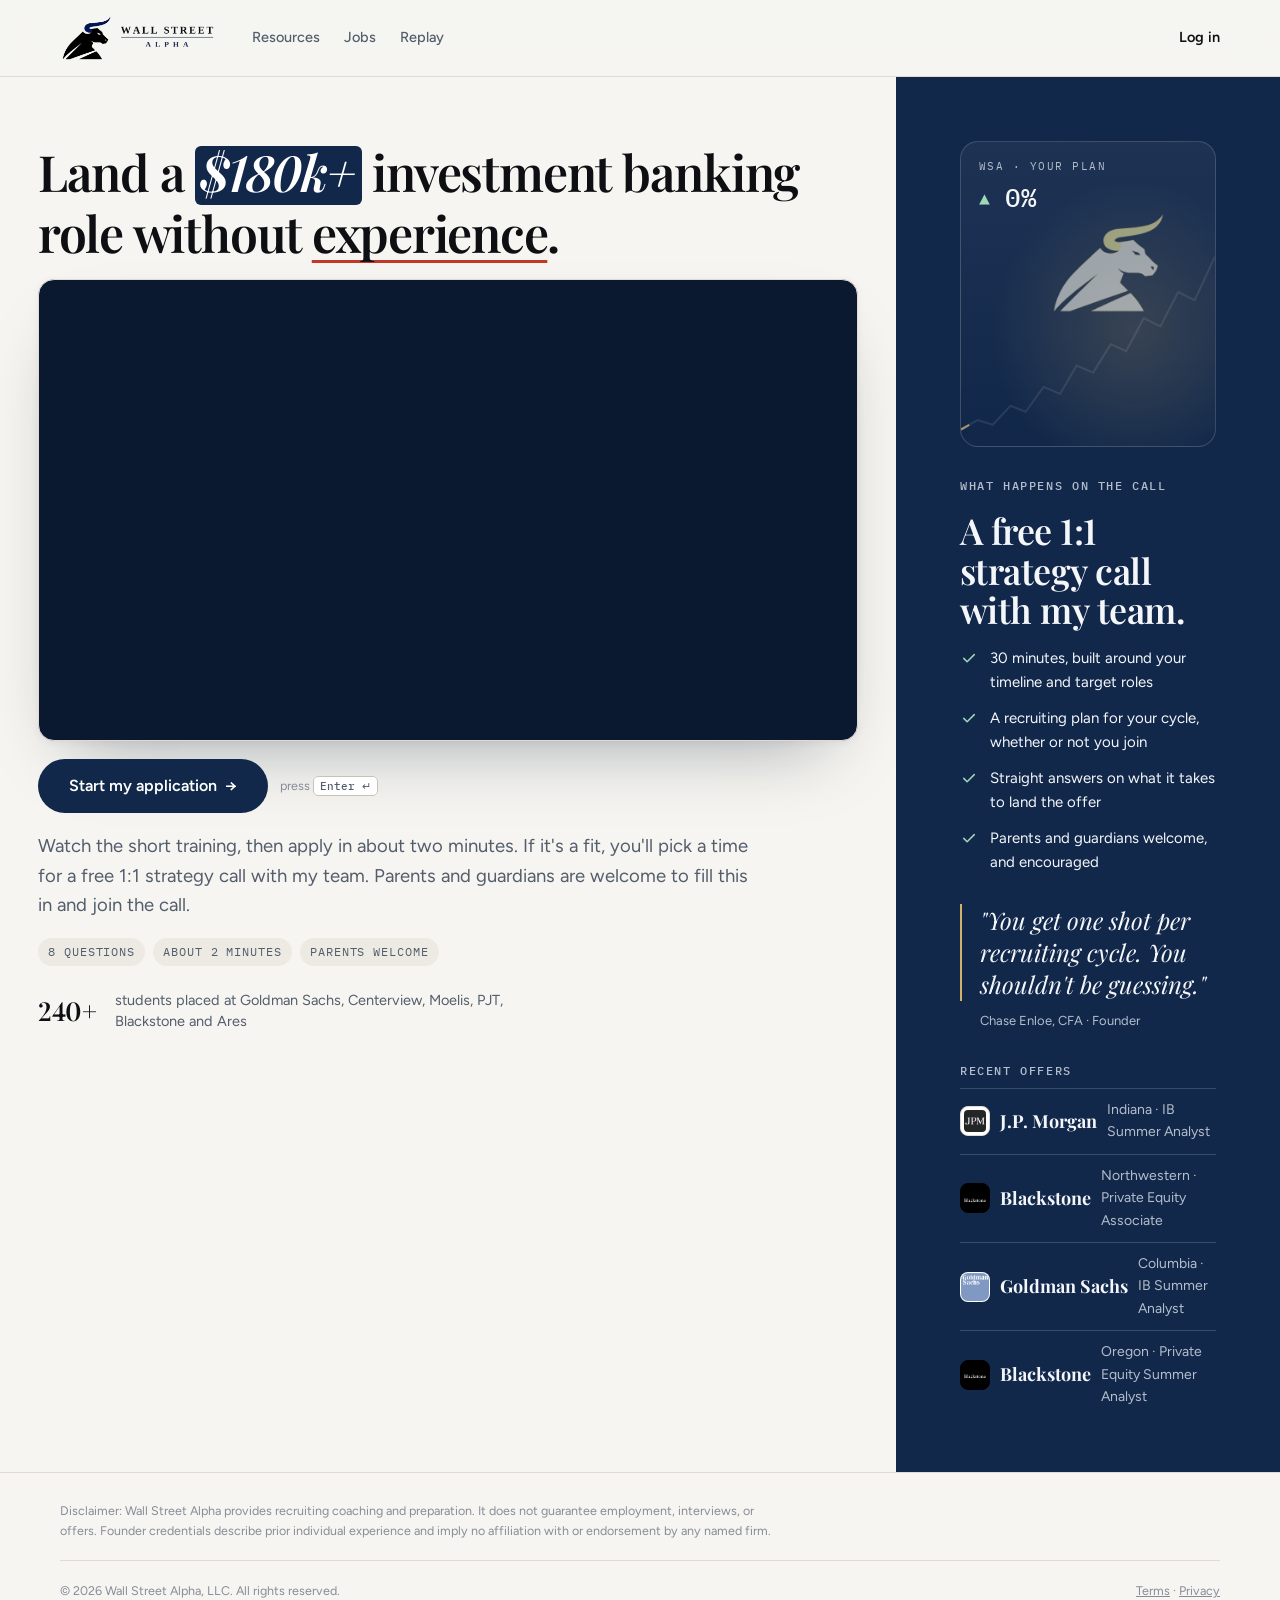
<file: apply.html>
<!doctype html>
<html lang="en">
<head>
<meta charset="utf-8">
<meta name="viewport" content="width=device-width, initial-scale=1, viewport-fit=cover">
<title>Apply to the WSA Academy · Wall Street Alpha</title>
<meta name="description" content="Watch the short training, then apply to the WSA Academy in about two minutes and book a free 1:1 strategy call with Chase Enloe's team. Parents and guardians welcome.">
<meta name="robots" content="noindex, nofollow">
<link rel="icon" type="image/png" href="assets/wsa-bull.png">
<link rel="preconnect" href="https://fonts.googleapis.com">
<link rel="preconnect" href="https://fonts.gstatic.com" crossorigin>
<link rel="preconnect" href="https://assets.calendly.com">
<link rel="preconnect" href="https://fast.wistia.com">
<link rel="stylesheet" href="https://fonts.googleapis.com/css2?family=Playfair+Display:ital,wght@0,500;0,600;0,700;1,500;1,600&family=Figtree:wght@400;500;600;700&family=IBM+Plex+Mono:wght@400;500&display=swap">
<link rel="stylesheet" href="assets/site.css">
<script src="https://fast.wistia.com/player.js" async></script><script src="https://fast.wistia.com/embed/frvn5d9go6.js" async type="module"></script><style>wistia-player[media-id='frvn5d9go6']:not(:defined) { background: center / contain no-repeat url('https://fast.wistia.com/embed/medias/frvn5d9go6/swatch'); display: block; filter: blur(5px); padding-top:56.25%; }</style>
</head>
<body data-page="apply">
<header class="header">
  <div class="wrap bar">
    <a class="brand" href="./" aria-label="Wall Street Alpha home"><img class="lockup" src="assets/wsa-lockup.png" alt="Wall Street Alpha" width="156" height="48"></a>
    <nav class="nav" aria-label="Main"><a href="resources.html">Resources</a><a href="jobs.html">Jobs</a><a href="replay.html">Replay</a></nav>
    <div class="bar-right">
      <a class="link" href="https://wallstalpha.com/login" data-when="out">Log in</a>
      <button class="menu-btn" type="button" aria-expanded="false" aria-controls="mobile-panel" aria-label="Open menu"><svg viewBox="0 0 24 24" fill="none" stroke="currentColor" stroke-width="2" stroke-linecap="round" stroke-linejoin="round" aria-hidden="true"><path d="M4 7h16M4 12h16M4 17h16"/></svg></button>
    </div>
  </div>
  <div class="wrap mobile-panel" id="mobile-panel"><a href="resources.html">Resources</a><a href="jobs.html">Jobs</a><a href="replay.html">Webinar replay</a><a href="deans-list.html">Dean's List</a></div>
</header>
<main class="split aw aw--vsl" data-aw data-at="welcome" data-form-name="apply"
  data-webhook="https://hooks.zapier.com/hooks/catch/28895668/49mnekx/"
  data-calendly="https://calendly.com/d/dthy-t7r-368/wsa-interview-webinar">
  <div class="split-main aw-main">
    <form class="aw-form" data-aw-form novalidate>
      <div class="aw-stage-slot" data-aw-stage-slot></div>
      <p class="aw-resume" data-aw-resume hidden>Welcome back, we've kept your answers. <button class="link" type="button" data-aw-restart>Start over</button></p>
      <div class="aw-top" data-aw-top hidden>
        <div class="step-meta"><span data-aw-count>Question 1 of 8</span><span data-aw-pct-label>0%</span></div>
        <div class="progress" aria-hidden="true"><i data-aw-bar style="width:0%"></i></div>
      </div>

      <!-- welcome: the VSL, then the application -->
      <section class="aw-step aw-welcome" data-step="welcome" aria-labelledby="aw-h-welcome">
        <h1 class="aw-h1 aw-vsl-h" id="aw-h-welcome" tabindex="-1">Land a <span class="mark">$180k+</span> investment banking role without <span class="rotator" data-rotator><span><u>experience</u>.</span><span><u>a target school</u>.</span><span><u>connections</u>.</span><span><u>a finance degree</u>.</span><span><u>perfect grades</u>.</span><span><u>an internship</u>.</span><span><u>family on Wall Street</u>.</span></span></h1>
        <div class="aw-vsl"><wistia-player media-id="frvn5d9go6" aspect="1.7777777777777777"></wistia-player></div>
        <p class="aw-vsl-alt" data-video-alt hidden>Video not playing? <a class="textlink" href="https://fast.wistia.net/embed/iframe/frvn5d9go6" target="_blank" rel="noopener">Open it in a new tab</a>.</p>
        <div class="aw-nav"><button class="btn btn--solid aw-go" type="button" data-aw-next>Start my application <span class="arr" aria-hidden="true">→</span></button><span class="aw-enter">press <kbd>Enter ↵</kbd></span></div>
        <p class="sub">Watch the short training, then apply in about two minutes. If it's a fit, you'll pick a time for a free 1:1 strategy call with my team. Parents and guardians are welcome to fill this in and join the call.</p>
        <ul class="aw-facts"><li>8 questions</li><li>About 2 minutes</li><li>Parents welcome</li></ul>
        <div class="proof"><strong>240+</strong><span>students placed at Goldman Sachs, Centerview, Moelis, PJT, Blackstone and Ares</span></div>
      </section>

      <!-- 1 -->
      <section class="aw-step" data-step="filled_by" data-q data-auto data-title="Who's filling this in?" aria-labelledby="aw-h-who" hidden>
        <h2 class="aw-q" id="aw-h-who" tabindex="-1">First, who's filling this in?</h2>
        <p class="aw-hint">Parents fill this in all the time. We'll ask for the student's details too.</p>
        <div class="choice-list aw-choices" data-required-group="filled_by">
          <label class="choice"><input type="radio" name="filled_by" value="student"><span class="key">A</span><span class="txt">I'm the student</span></label>
          <label class="choice"><input type="radio" name="filled_by" value="parent"><span class="key">B</span><span class="txt">I'm a parent or guardian</span></label>
        </div>
      </section>

      <!-- 2 -->
      <section class="aw-step" data-step="stage" data-q data-auto data-title="Where are you right now?" aria-labelledby="aw-h-stage" hidden>
        <h2 class="aw-q" id="aw-h-stage" tabindex="-1"><span data-if="student">Where are you right now?</span><span data-if="parent" hidden>Where is your child right now?</span></h2>
        <div class="choice-list aw-choices aw-choices--2" data-required-group="stage">
          <label class="choice"><input type="radio" name="stage" value="hs_senior"><span class="key">A</span><span class="txt">High school senior</span></label>
          <label class="choice"><input type="radio" name="stage" value="freshman"><span class="key">B</span><span class="txt">College freshman</span></label>
          <label class="choice"><input type="radio" name="stage" value="sophomore"><span class="key">C</span><span class="txt">College sophomore</span></label>
          <label class="choice"><input type="radio" name="stage" value="junior"><span class="key">D</span><span class="txt">College junior</span></label>
          <label class="choice"><input type="radio" name="stage" value="senior"><span class="key">E</span><span class="txt">College senior</span></label>
          <label class="choice"><input type="radio" name="stage" value="grad"><span class="key">F</span><span class="txt">Graduated, looking to break in</span></label>
          <label class="choice"><input type="radio" name="stage" value="switcher"><span class="key">G</span><span class="txt">Working, looking to switch into finance</span></label>
          <label class="choice"><input type="radio" name="stage" value="masters"><span class="key">H</span><span class="txt">MBA or master's student</span></label>
        </div>
      </section>

      <!-- 3 -->
      <section class="aw-step" data-step="roles" data-q data-title="Which roles are you targeting?" aria-labelledby="aw-h-roles" hidden>
        <h2 class="aw-q" id="aw-h-roles" tabindex="-1"><span data-if="student">Which roles are you targeting?</span><span data-if="parent" hidden>Which roles is <span data-name="student" data-fallback="your child">your child</span> targeting?</span></h2>
        <p class="aw-hint">Choose as many as you like.</p>
        <div class="choice-list aw-choices aw-choices--2">
          <label class="choice"><input type="checkbox" name="roles" value="ib"><span class="key">A</span><span class="txt">Investment banking</span></label>
          <label class="choice"><input type="checkbox" name="roles" value="st"><span class="key">B</span><span class="txt">Sales &amp; trading</span></label>
          <label class="choice"><input type="checkbox" name="roles" value="pe"><span class="key">C</span><span class="txt">Private equity</span></label>
          <label class="choice"><input type="checkbox" name="roles" value="pc"><span class="key">D</span><span class="txt">Private credit</span></label>
          <label class="choice"><input type="checkbox" name="roles" value="hf"><span class="key">E</span><span class="txt">Hedge funds &amp; asset management</span></label>
          <label class="choice"><input type="checkbox" name="roles" value="unsure" data-exclusive><span class="key">F</span><span class="txt">Not sure yet</span></label>
        </div>
      </section>

      <!-- 4 -->
      <section class="aw-step" data-step="contact" data-q data-title="How can we get in touch?" aria-labelledby="aw-h-contact" hidden>
        <h2 class="aw-q" id="aw-h-contact" tabindex="-1">How can we get in touch?</h2>
        <p class="aw-hint"><span data-if="student">We'll send your call details here, plus a text reminder before the call.</span><span data-if="parent" hidden>We'll send the call details to you, plus a text reminder before the call.</span></p>
        <div class="aw-fields">
          <span class="label aw-sub" data-if="parent" hidden>Your details</span>
          <div class="fields-2">
            <label class="field" for="aw-first"><span data-if="student">First name</span><span data-if="parent" hidden>Your first name</span><input id="aw-first" name="first_name" autocomplete="given-name" placeholder="Alex" required></label>
            <label class="field" for="aw-last"><span data-if="student">Last name</span><span data-if="parent" hidden>Your last name</span><input id="aw-last" name="last_name" autocomplete="family-name" placeholder="Teng" required></label>
          </div>
          <label class="field" for="aw-email">Email<input id="aw-email" name="email" type="email" autocomplete="email" inputmode="email" placeholder="you@email.com" required></label>
          <div class="field"><label for="aw-phone">Phone number</label>
            <div class="phone"><select id="aw-cc" name="phone_cc" aria-label="Country code" data-cc>
              <option value="US">US +1</option><option value="CA">CA +1</option><option value="GB">UK +44</option><option value="IN">IN +91</option><option value="CN">CN +86</option><option value="HK">HK +852</option><option value="SG">SG +65</option><option value="AU">AU +61</option><option value="AE">AE +971</option><option value="IE">IE +353</option><option value="DE">DE +49</option><option value="FR">FR +33</option><option value="KR">KR +82</option><option value="JP">JP +81</option><option value="NG">NG +234</option><option value="BR">BR +55</option><option value="MX">MX +52</option>
            </select><input id="aw-phone" name="phone" type="tel" autocomplete="tel-national" inputmode="tel" placeholder="555 000 0000" required data-phone></div></div>
          <div class="aw-fields" data-if="parent" hidden>
            <span class="label aw-sub">Your child's details</span>
            <div class="fields-2">
              <label class="field" for="aw-sfirst">Their first name<input id="aw-sfirst" name="student_first_name" autocomplete="off" placeholder="Jordan" required></label>
              <label class="field" for="aw-slast"><span>Their last name <span class="opt">(optional)</span></span><input id="aw-slast" name="student_last_name" autocomplete="off" placeholder="Teng"></label>
            </div>
          </div>
        </div>
        <p class="fine">By continuing you agree that Wall Street Alpha may contact you about this application by email, phone and text. Message and data rates may apply; reply STOP to opt out. See our <a class="textlink" href="https://wallstalpha.com/privacy" target="_blank" rel="noopener">Privacy Policy</a>.</p>
      </section>

      <!-- 5 -->
      <section class="aw-step" data-step="timeline" data-q data-auto data-title="When do you need to land your offer?" aria-labelledby="aw-h-time" hidden>
        <h2 class="aw-q" id="aw-h-time" tabindex="-1"><span data-if="student">When do you need to land your offer?</span><span data-if="parent" hidden>When does <span data-name="student" data-fallback="your child">your child</span> need to land an offer?</span></h2>
        <div class="choice-list aw-choices" data-required-group="timeline">
          <label class="choice"><input type="radio" name="timeline" value="3m"><span class="key">A</span><span class="txt">This recruiting cycle, in the next 3 months</span></label>
          <label class="choice"><input type="radio" name="timeline" value="6m"><span class="key">B</span><span class="txt">In the next 6 months</span></label>
          <label class="choice"><input type="radio" name="timeline" value="12m"><span class="key">C</span><span class="txt">In the next 12 months</span></label>
          <label class="choice"><input type="radio" name="timeline" value="later"><span class="key">D</span><span class="txt">More than a year from now</span></label>
          <label class="choice"><input type="radio" name="timeline" value="interviews"><span class="key">E</span><span class="txt">Interviews are already lined up</span></label>
        </div>
      </section>

      <!-- 6 -->
      <section class="aw-step" data-step="invest" data-q data-auto data-title="What are you willing to invest in your career?" aria-labelledby="aw-h-invest" hidden>
        <h2 class="aw-q" id="aw-h-invest" tabindex="-1"><span data-if="student">What are you willing to invest in your career?</span><span data-if="parent" hidden>What is your family willing to invest in <span data-name="student" data-fallback="your child">your child</span>'s career?</span></h2>
        <p class="aw-hint">The WSA Academy is a paid program. Your answer helps us suggest the right plan on the call.</p>
        <div class="choice-list aw-choices" data-required-group="invest">
          <label class="choice"><input type="radio" name="invest" value="all_in"><span class="key">A</span><span class="txt">Whatever it takes, if the plan is right</span></label>
          <label class="choice"><input type="radio" name="invest" value="5k_plus"><span class="key">B</span><span class="txt">$5,000 or more</span></label>
          <label class="choice"><input type="radio" name="invest" value="2k_5k"><span class="key">C</span><span class="txt">$2,000 to $5,000</span></label>
          <label class="choice"><input type="radio" name="invest" value="under_2k"><span class="key">D</span><span class="txt">Under $2,000</span></label>
          <label class="choice"><input type="radio" name="invest" value="free"><span class="key">E</span><span class="txt">Only free resources for now</span></label>
        </div>
      </section>

      <!-- 7: asked one way to students, another to parents -->
      <section class="aw-step" data-step="involvement" data-q data-auto data-title="Will a parent or guardian be involved in the decision?" aria-labelledby="aw-h-inv" hidden>
        <h2 class="aw-q" id="aw-h-inv" tabindex="-1"><span data-if="student">Will a parent or guardian be involved in the decision?</span><span data-if="parent" hidden>Will <span data-name="student" data-fallback="your child">your child</span> join the call with you?</span></h2>
        <p class="aw-hint"><span data-if="student">Most families decide together, so we encourage parents to join the call.</span><span data-if="parent" hidden>We'd love to have you both. The plan lands best when they hear it first-hand.</span></p>
        <div class="choice-list aw-choices" data-if="student" data-required-group="involvement_student">
          <label class="choice"><input type="radio" name="involvement_student" value="join" data-stay><span class="key">A</span><span class="txt">Yes, and they'll join the call</span></label>
          <label class="choice"><input type="radio" name="involvement_student" value="involved"><span class="key">B</span><span class="txt">Yes, but they can't make the call</span></label>
          <label class="choice"><input type="radio" name="involvement_student" value="self"><span class="key">C</span><span class="txt">No, I make this decision myself</span></label>
        </div>
        <div class="choice-list aw-choices" data-if="parent" data-required-group="involvement_parent" hidden>
          <label class="choice"><input type="radio" name="involvement_parent" value="both" data-stay><span class="key">A</span><span class="txt">Yes, we'll both be there</span></label>
          <label class="choice"><input type="radio" name="involvement_parent" value="parent_only"><span class="key">B</span><span class="txt">No, it'll just be me</span></label>
          <label class="choice"><input type="radio" name="involvement_parent" value="unsure"><span class="key">C</span><span class="txt">Not sure yet</span></label>
        </div>
        <div class="aw-fields aw-reveal" data-if="student" data-show-when="involvement_student:join" hidden>
          <span class="label aw-sub">Your parent or guardian</span>
          <div class="fields-2">
            <label class="field" for="aw-pfirst">Their first name<input id="aw-pfirst" name="parent_first_name" autocomplete="off" placeholder="Sam" required></label>
            <label class="field" for="aw-plast"><span>Their last name <span class="opt">(optional)</span></span><input id="aw-plast" name="parent_last_name" autocomplete="off" placeholder="Teng"></label>
          </div>
          <label class="field" for="aw-pemail">Their email<span class="hint">We'll add them to the calendar invite.</span><input id="aw-pemail" name="parent_email" type="email" autocomplete="off" inputmode="email" placeholder="parent@email.com" required></label>
          <div class="field"><label for="aw-pphone">Their phone <span class="opt">(optional)</span></label>
            <div class="phone"><select id="aw-pcc" name="parent_phone_cc" aria-label="Country code" data-cc></select><input id="aw-pphone" name="parent_phone" type="tel" autocomplete="off" inputmode="tel" placeholder="555 000 0000" data-phone></div></div>
        </div>
        <div class="aw-fields aw-reveal" data-if="parent" data-show-when="involvement_parent:both" hidden>
          <label class="field" for="aw-semail"><span>Their email <span class="opt">(optional)</span></span><span class="hint">So they get the calendar invite too.</span><input id="aw-semail" name="student_email" type="email" autocomplete="off" inputmode="email" placeholder="student@university.edu"></label>
        </div>
      </section>

      <!-- 8 -->
      <section class="aw-step" data-step="obstacle" data-q data-title="What's the biggest thing standing between you and an offer?" aria-labelledby="aw-h-obs" hidden>
        <h2 class="aw-q" id="aw-h-obs" tabindex="-1"><span data-if="student">What's the biggest thing standing between you and an offer?</span><span data-if="parent" hidden>What's the biggest thing standing between <span data-name="student" data-fallback="your child">your child</span> and an offer?</span></h2>
        <div class="choice-list aw-choices aw-choices--2" data-required-group="obstacle">
          <label class="choice"><input type="radio" name="obstacle" value="network"><span class="key">A</span><span class="txt">Not knowing anyone on Wall Street</span></label>
          <label class="choice"><input type="radio" name="obstacle" value="resume"><span class="key">B</span><span class="txt">The resume isn't landing interviews</span></label>
          <label class="choice"><input type="radio" name="obstacle" value="offers"><span class="key">C</span><span class="txt">Getting interviews, but not offers</span></label>
          <label class="choice"><input type="radio" name="obstacle" value="technicals"><span class="key">D</span><span class="txt">Technicals and interview prep</span></label>
          <label class="choice"><input type="radio" name="obstacle" value="nontarget"><span class="key">E</span><span class="txt">Coming from a non-target school</span></label>
          <label class="choice"><input type="radio" name="obstacle" value="start"><span class="key">F</span><span class="txt">Not knowing where to start</span></label>
          <label class="choice"><input type="radio" name="obstacle" value="other"><span class="key">G</span><span class="txt">Something else</span></label>
        </div>
        <label class="field aw-reveal" for="aw-other" data-show-when="obstacle:other" hidden>Tell us a bit more<textarea id="aw-other" name="obstacle_detail" rows="3" placeholder="What's getting in the way?" required></textarea></label>
        <label class="field" for="aw-notes"><span>Anything else my team should know? <span class="opt">(optional)</span></span><textarea id="aw-notes" name="notes" rows="2" placeholder="Schools, firms you're talking to, deadlines…"></textarea></label>
      </section>

      <!-- booking -->
      <section class="aw-step aw-book" data-step="book" data-title="Pick a time for the call" aria-labelledby="aw-h-book" hidden>
        <div class="stack-sm" data-book-head>
          <span class="label aw-ok">Application received</span>
          <h2 class="aw-q" id="aw-h-book" tabindex="-1">Congratulations <span data-name="first" data-fallback="">there</span>, you've been selected for a free strategy call.</h2>
          <p class="sub"><span data-if="student">Pick a time that works below. Your details are already filled in, and parents and guardians are welcome on the call.</span><span data-if="parent" hidden>Pick a time that works for you and <span data-name="student" data-fallback="your child">your child</span>. Your details are already filled in.</span></p>
        </div>
        <div class="stack aw-booked" data-booked hidden>
          <span class="big-check" aria-hidden="true"><svg viewBox="0 0 24 24" fill="none" stroke="currentColor" stroke-width="2" stroke-linecap="round" stroke-linejoin="round"><path d="m5 12.5 4.5 4.5L19 7.5"/></svg></span>
          <span class="label aw-ok">Call booked</span>
          <h2 class="aw-q" id="aw-h-booked" tabindex="-1">You're booked, <span data-name="first" data-fallback="">there</span>.</h2>
          <p class="sub">A calendar invite is on its way to <b data-name="email" data-fallback="your inbox">your inbox</b>. Here's how to get the most out of the call.</p>
          <div class="steps">
            <div class="stepcard"><span class="n">1</span><div><h3>Accept the calendar invite</h3><p>Check your inbox, including spam and promotions, and accept it so the time is held for you.</p></div></div>
            <div class="stepcard" data-booked-family><span class="n">2</span><div><h3 data-if="student">Bring a parent or guardian</h3><h3 data-if="parent" hidden>Bring <span data-name="student" data-fallback="your child">your child</span> along</h3><p>Most families make this decision together. Forward them the invite so they can join.</p></div></div>
            <div class="stepcard"><span class="n" data-booked-n>3</span><div><h3>Have the resume ready</h3><p>We'll look at where things stand today and map the gaps between now and an offer.</p></div></div>
            <div class="stepcard"><span class="n" data-booked-n>4</span><div><h3>Join from a laptop, somewhere quiet</h3><p>Two minutes early is on time.</p></div></div>
          </div>
          <div class="ctas"><a class="btn btn--solid" href="https://wallstalpha.com/technicalguide">Get the free technicals guide <span class="arr" aria-hidden="true">→</span></a><a class="btn btn--ghost" href="resources.html">Browse free resources</a></div>
        </div>
        <div class="aw-cal" data-aw-cal><div class="aw-cal-wait"><span class="spinner" aria-hidden="true"></span>Loading the calendar…</div></div>
        <p class="fine aw-cal-alt" data-aw-cal-alt>Calendar not loading? <a class="textlink" data-aw-cal-link href="https://calendly.com/d/dthy-t7r-368/wsa-interview-webinar" target="_blank" rel="noopener">Open it in a new tab</a>.</p>
        <div class="aw-nav" data-book-back><button class="link aw-back" type="button" data-aw-back>← Edit my answers</button></div>
      </section>

      <p class="status status--error" data-aw-error role="alert" hidden></p>
      <div class="aw-nav" data-aw-nav hidden>
        <button class="btn btn--ghost btn--sm aw-back" type="button" data-aw-back aria-label="Previous question">←</button>
        <button class="btn btn--solid" type="submit" data-aw-submit><span data-aw-submit-label>Continue</span> <span class="arr" aria-hidden="true">→</span></button>
        <span class="aw-enter">press <kbd>Enter ↵</kbd></span>
      </div>
      <div class="aw-hp" aria-hidden="true"><label>Company website<input name="company_website" tabindex="-1" autocomplete="off"></label></div>
      <noscript><p class="status">This form needs JavaScript. You can <a class="textlink" href="https://calendly.com/d/dthy-t7r-368/wsa-interview-webinar">book your call on Calendly</a> instead.</p></noscript>
    </form>
  </div>

  <aside class="split-side aw-side">
    <div class="aw-stage" data-aw-stage>
      <svg class="aw-chart" viewBox="0 0 400 200" preserveAspectRatio="none" aria-hidden="true"><path class="aw-chart-base" pathLength="100" d="M0 186 L26 178 L50 182 L78 166 L102 171 L130 150 L156 156 L182 132 L208 138 L236 114 L260 120 L288 92 L314 99 L342 70 L368 77 L400 40"/><path class="aw-chart-line" data-aw-line pathLength="100" d="M0 186 L26 178 L50 182 L78 166 L102 171 L130 150 L156 156 L182 132 L208 138 L236 114 L260 120 L288 92 L314 99 L342 70 L368 77 L400 40"/></svg>
      <div class="bull3d" data-bull3d="stage" aria-hidden="true"><img class="bull3d-fallback" src="assets/wsa-bull.png" alt="" width="160" height="160"></div>
      <div class="aw-ticker" aria-hidden="true"><span>WSA · Your plan</span><b><i>▲</i> <span data-aw-pct>0%</span></b></div>
    </div>
    <div class="stack">
      <span class="label">What happens on the call</span>
      <h2>A free 1:1 strategy call with my team.</h2>
      <ul class="ticks"><li><svg viewBox="0 0 24 24" fill="none" stroke="currentColor" stroke-width="2" stroke-linecap="round" stroke-linejoin="round" aria-hidden="true"><path d="m5 12.5 4.5 4.5L19 7.5"/></svg><span>30 minutes, built around your timeline and target roles</span></li><li><svg viewBox="0 0 24 24" fill="none" stroke="currentColor" stroke-width="2" stroke-linecap="round" stroke-linejoin="round" aria-hidden="true"><path d="m5 12.5 4.5 4.5L19 7.5"/></svg><span>A recruiting plan for your cycle, whether or not you join</span></li><li><svg viewBox="0 0 24 24" fill="none" stroke="currentColor" stroke-width="2" stroke-linecap="round" stroke-linejoin="round" aria-hidden="true"><path d="m5 12.5 4.5 4.5L19 7.5"/></svg><span>Straight answers on what it takes to land the offer</span></li><li><svg viewBox="0 0 24 24" fill="none" stroke="currentColor" stroke-width="2" stroke-linecap="round" stroke-linejoin="round" aria-hidden="true"><path d="m5 12.5 4.5 4.5L19 7.5"/></svg><span>Parents and guardians welcome, and encouraged</span></li></ul>
    </div>
    <figure class="aw-quote"><blockquote>"You get one shot per recruiting cycle. You shouldn't be guessing."</blockquote><figcaption>Chase Enloe, CFA · Founder</figcaption></figure>
    <div class="stack-sm"><span class="label">Recent offers</span><div class="mini-wins" data-mini-wins="4"></div></div>
  </aside>
</main>
<footer class="aw-foot">
  <div class="wrap">
    <p class="disclaimer">Disclaimer: Wall Street Alpha provides recruiting coaching and preparation. It does not guarantee employment, interviews, or offers. Founder credentials describe prior individual experience and imply no affiliation with or endorsement by any named firm.</p>
    <div class="legal"><span>© 2026 Wall Street Alpha, LLC. All rights reserved.</span><span><a href="https://wallstalpha.com/terms">Terms</a> · <a href="https://wallstalpha.com/privacy">Privacy</a></span></div>
  </div>
</footer>
<script type="importmap">{"imports":{"three":"https://cdn.jsdelivr.net/npm/three@0.160.0/build/three.module.js","three/addons/":"https://cdn.jsdelivr.net/npm/three@0.160.0/examples/jsm/"}}</script>
<script type="module" src="assets/bull3d.js"></script>
<script src="assets/site.js" defer></script>
<script src="assets/application.js" defer></script>
</body>
</html>
</file>
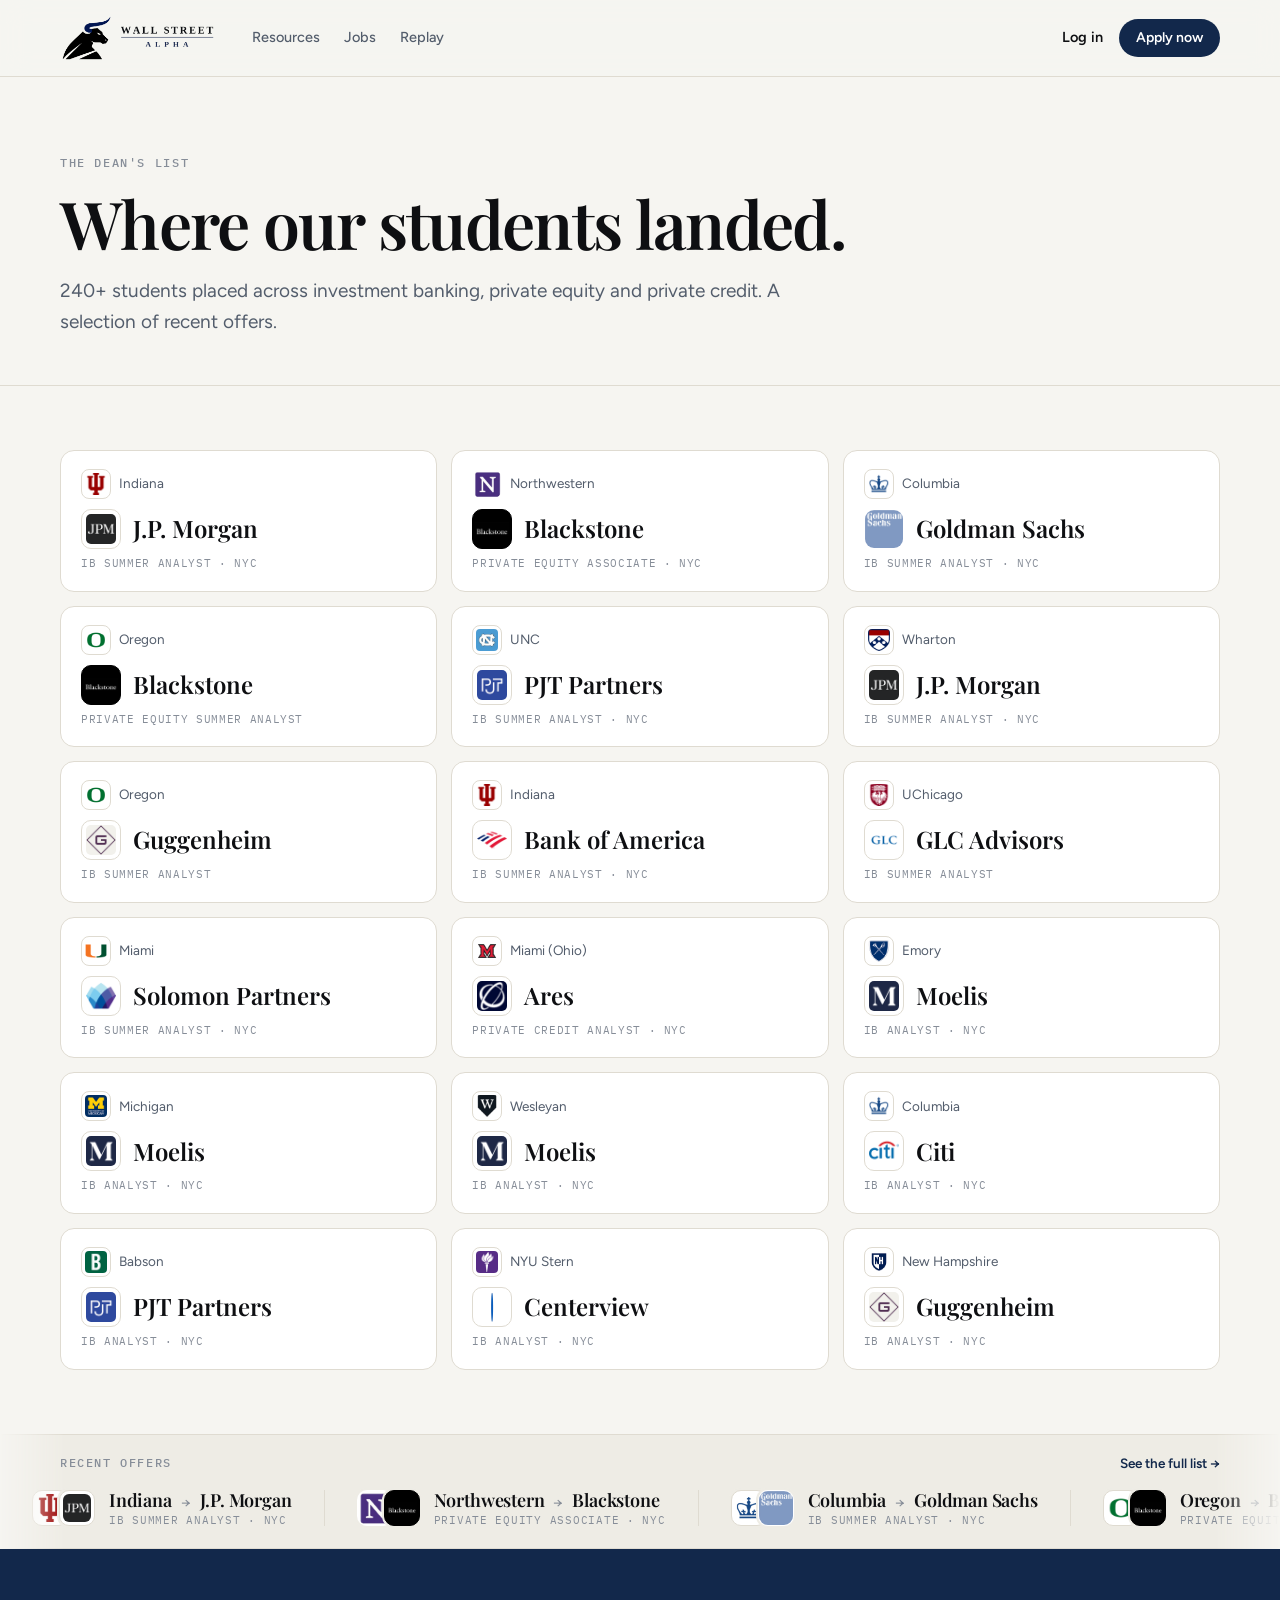
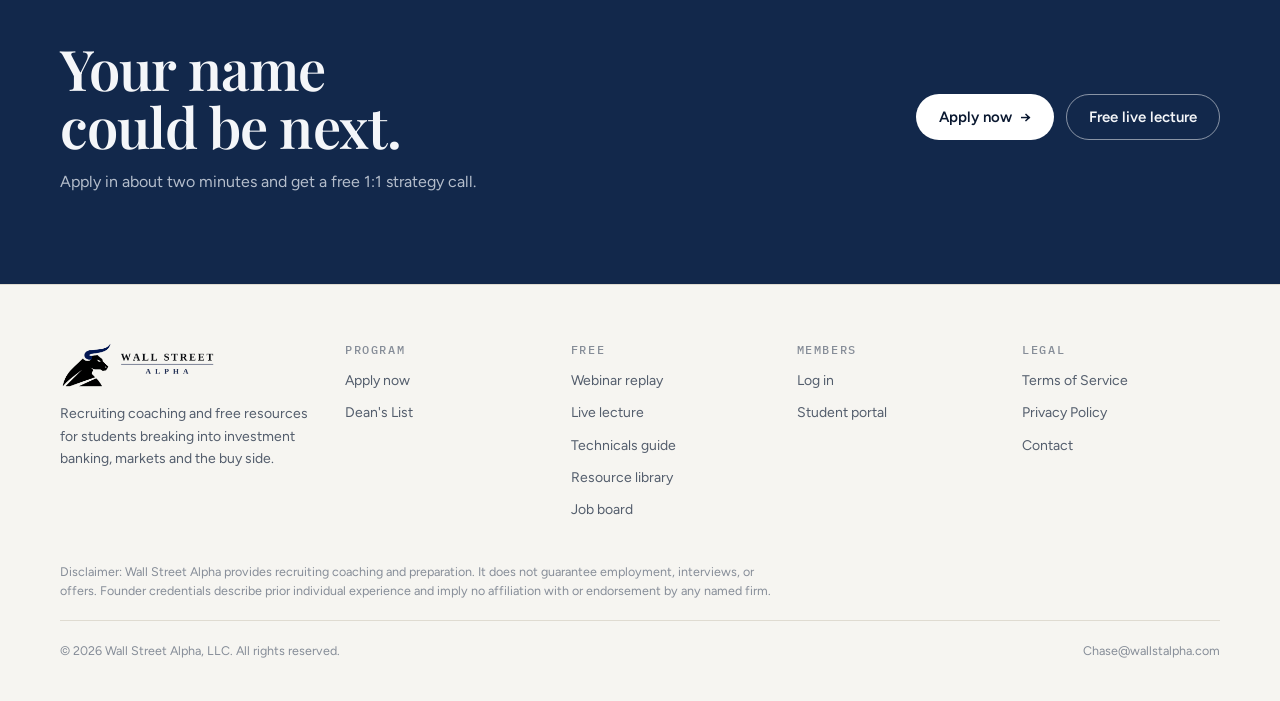
<file: deans-list.html>
<!doctype html>
<html lang="en">
<head>
<meta charset="utf-8">
<meta name="viewport" content="width=device-width, initial-scale=1, viewport-fit=cover">
<title>The Dean&#x27;s List · Wall Street Alpha</title>
<meta name="description" content="240+ students placed across banking, private equity and private credit.">
<meta name="robots" content="noindex, nofollow">
<link rel="icon" type="image/png" href="assets/wsa-bull.png">
<link rel="preconnect" href="https://fonts.googleapis.com">
<link rel="preconnect" href="https://fonts.gstatic.com" crossorigin>
<link rel="stylesheet" href="https://fonts.googleapis.com/css2?family=Playfair+Display:ital,wght@0,500;0,600;0,700;1,500;1,600&family=Figtree:wght@400;500;600;700&family=IBM+Plex+Mono:wght@400;500&display=swap">
<link rel="stylesheet" href="assets/site.css">
</head>
<body data-page="wins">
<header class="header">
  <div class="wrap bar">
    <a class="brand" href="./" aria-label="Wall Street Alpha home"><img class="lockup" src="assets/wsa-lockup.png" alt="Wall Street Alpha" width="156" height="48"></a>
    <nav class="nav" aria-label="Main"><a href="resources.html">Resources</a><a href="jobs.html">Jobs</a><a href="replay.html">Replay</a></nav>
    <div class="bar-right">
      <a class="link" href="https://wallstalpha.com/login" data-when="out">Log in</a>
      <a class="btn btn--solid btn--sm" href="apply.html" data-when="out">Apply now</a>
      <a class="btn btn--ghost btn--sm" data-home-link href="https://wallstalpha.com/dashboard" data-when="in" hidden>Dashboard</a>
      <div class="usermenu" data-when="in" hidden>
  <button type="button" aria-expanded="false" aria-label="Account menu"><span class="avatar" data-user-initials></span></button>
  <div class="menu" hidden>
    <div class="who"><b data-user-name></b><span data-user-email></span></div>
    <a data-home-link href="https://wallstalpha.com/dashboard">My dashboard</a>
    <a href="https://wallstalpha.com/dashboard">Profile</a>
    <button type="button" data-logout>Log out</button>
  </div>
</div>
      <button class="menu-btn" type="button" aria-expanded="false" aria-controls="mobile-panel" aria-label="Open menu"><svg class="" viewBox="0 0 24 24" fill="none" stroke="currentColor" stroke-width="2" stroke-linecap="round" stroke-linejoin="round" aria-hidden="true"><path d="M4 7h16M4 12h16M4 17h16"/></svg></button>
    </div>
  </div>
  <div class="wrap mobile-panel" id="mobile-panel"><a href="resources.html">Resources</a><a href="jobs.html">Jobs</a><a href="replay.html">Webinar replay</a><a href="deans-list.html">Dean's List</a></div>
</header>
<main>
<section class="page-hero"><div class="wrap">
  <span class="label">The Dean's List</span>
  <h1 class="h1">Where our students landed.</h1>
  <p class="sub">240+ students placed across investment banking, private equity and private credit. A selection of recent offers.</p>
</div></section>
<section class="section--tight"><div class="wrap"><div class="wins-grid" data-wins-grid></div></div></section>
<section class="ticker" aria-label="Recent offers">
  <div class="wrap ticker-head"><span class="label">Recent offers</span><a href="deans-list.html">See the full list →</a></div>
  <div class="belt" data-belt></div>
</section>
<section class="band closing"><div class="wrap closing-inner">
  <div><h2>Your name could be next.</h2><p>Apply in about two minutes and get a free 1:1 strategy call.</p></div>
  <div class="ctas"><a class="btn btn--solid" href="apply.html">Apply now <span class="arr" aria-hidden="true">→</span></a><a class="btn btn--ghost" href="https://wallstalpha.com/webinar123">Free live lecture</a></div>
</div></section>
</main>
<footer>
  <div class="wrap">
    <div class="foot-grid">
      <div><a class="brand" href="./" aria-label="Wall Street Alpha home"><img class="lockup" src="assets/wsa-lockup.png" alt="Wall Street Alpha" width="156" height="48"></a>
        <p>Recruiting coaching and free resources for students breaking into investment banking, markets and the buy side.</p></div>
      <div class="foot-col"><span class="label">Program</span><a href="apply.html">Apply now</a><a href="deans-list.html">Dean's List</a></div><div class="foot-col"><span class="label">Free</span><a href="replay.html">Webinar replay</a><a href="https://wallstalpha.com/webinar123">Live lecture</a><a href="https://wallstalpha.com/technicalguide">Technicals guide</a><a href="resources.html">Resource library</a><a href="jobs.html">Job board</a></div><div class="foot-col"><span class="label">Members</span><a href="https://wallstalpha.com/login">Log in</a><a href="https://wallstalpha.com/dashboard">Student portal</a></div><div class="foot-col"><span class="label">Legal</span><a href="https://wallstalpha.com/terms">Terms of Service</a><a href="https://wallstalpha.com/privacy">Privacy Policy</a><a href="mailto:Chase@wallstalpha.com">Contact</a></div>
    </div>
    <p class="disclaimer">Disclaimer: Wall Street Alpha provides recruiting coaching and preparation. It does not guarantee employment, interviews, or offers. Founder credentials describe prior individual experience and imply no affiliation with or endorsement by any named firm.</p>
    <div class="legal"><span>© 2026 Wall Street Alpha, LLC. All rights reserved.</span><span>Chase@wallstalpha.com</span></div>
  </div>
</footer>
<script src="assets/site.js" defer></script>
</body>
</html>
</file>
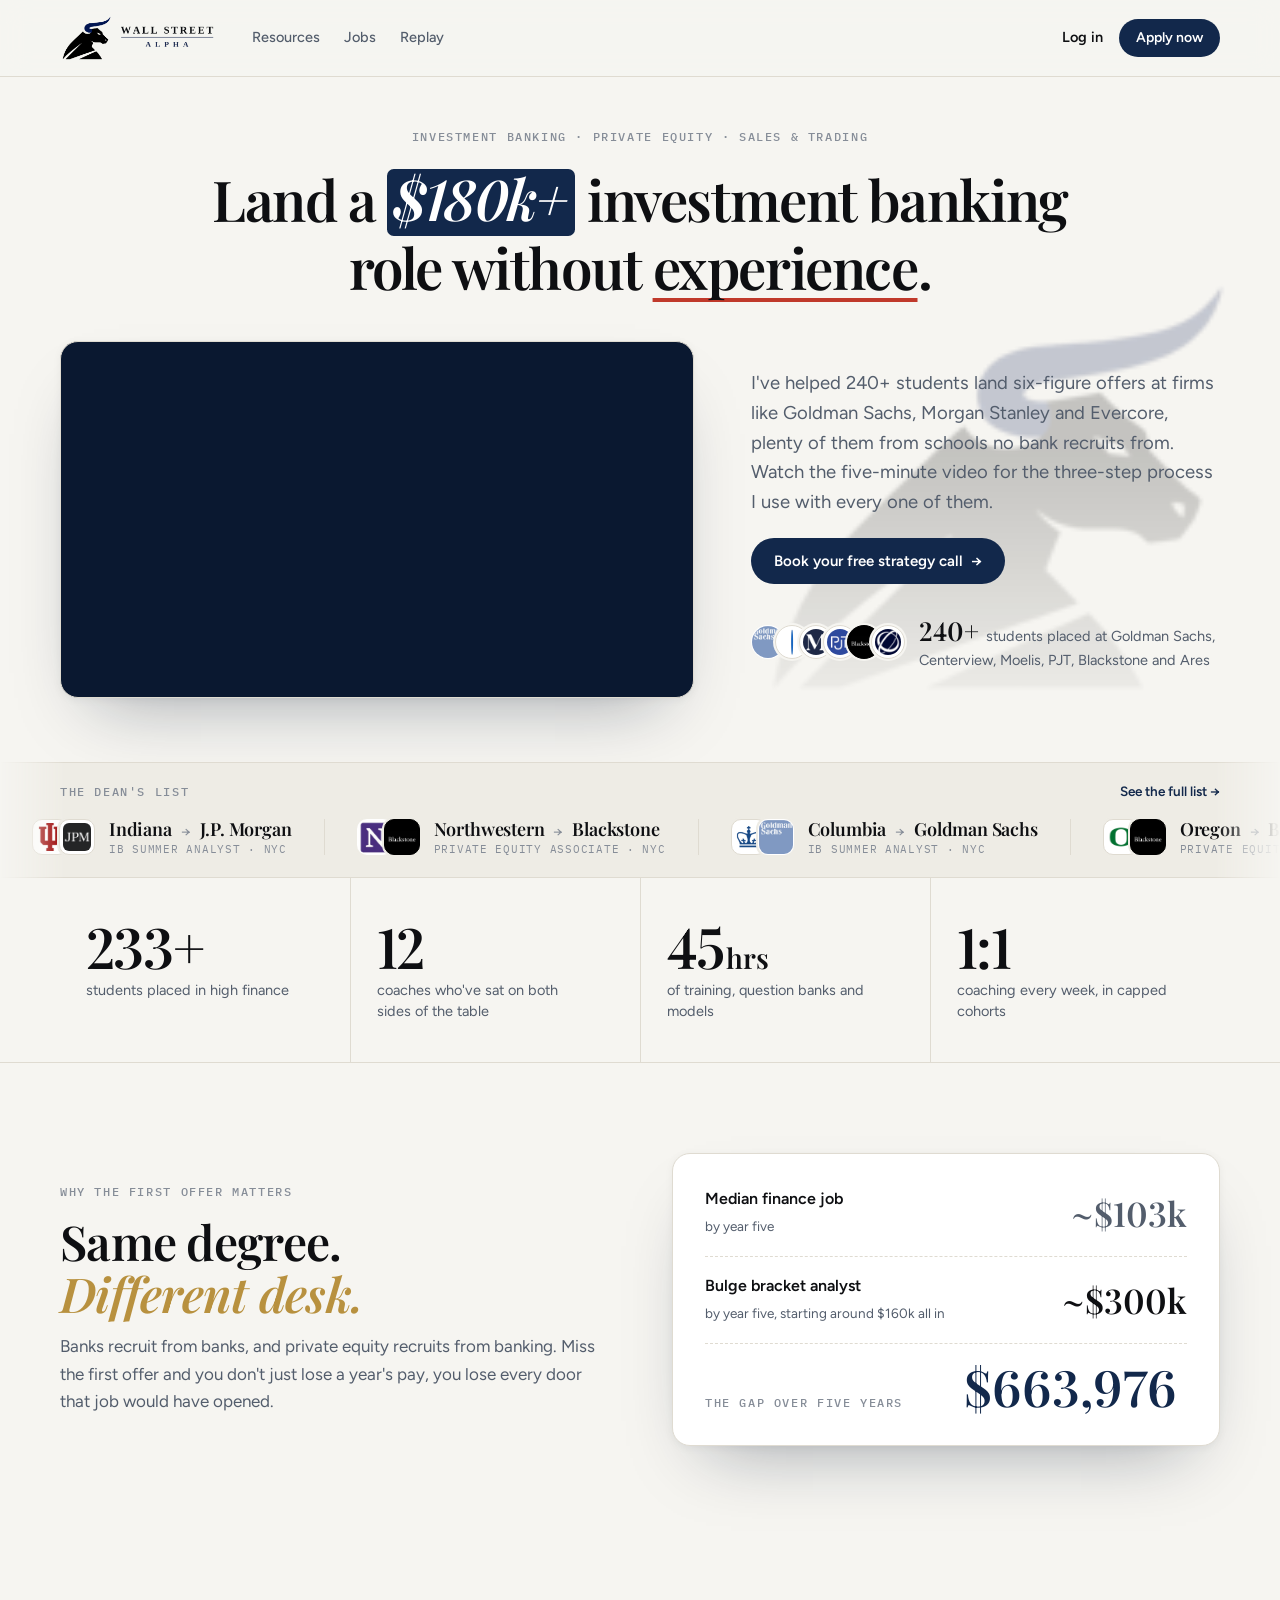
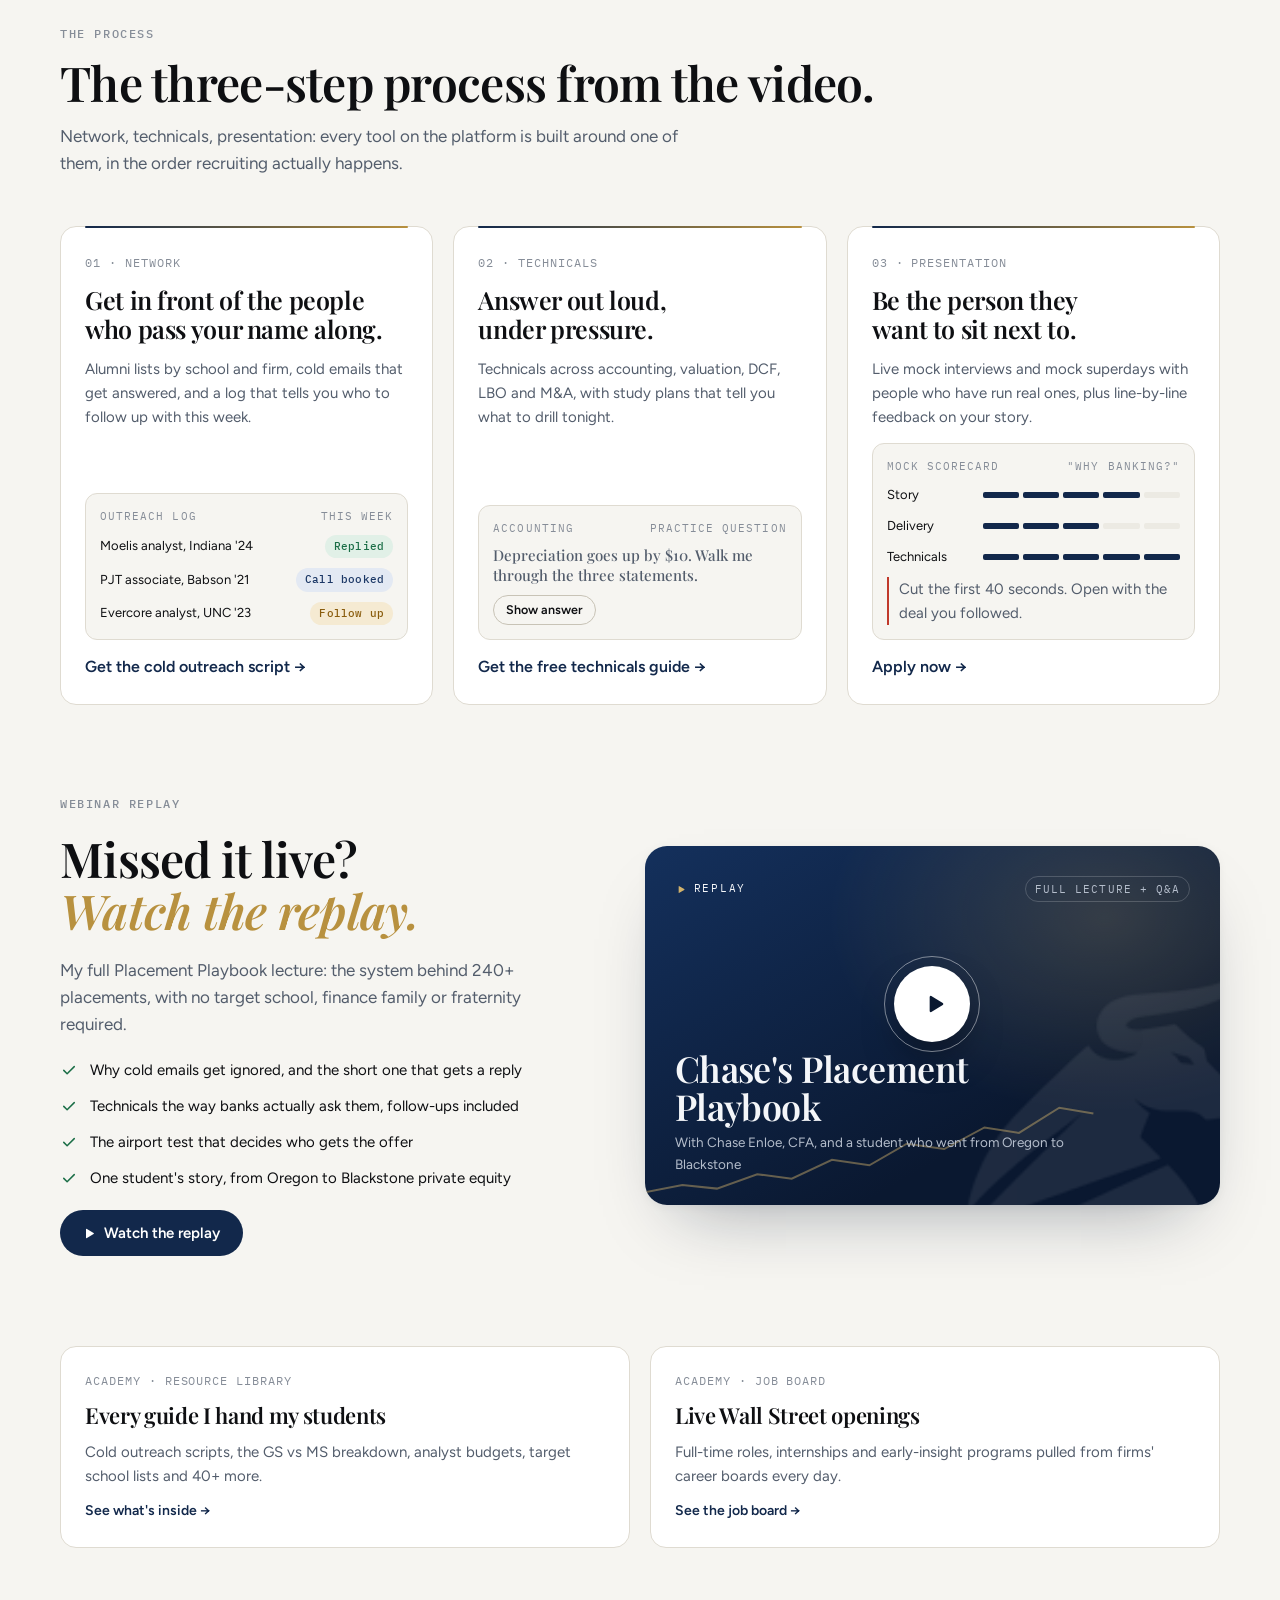
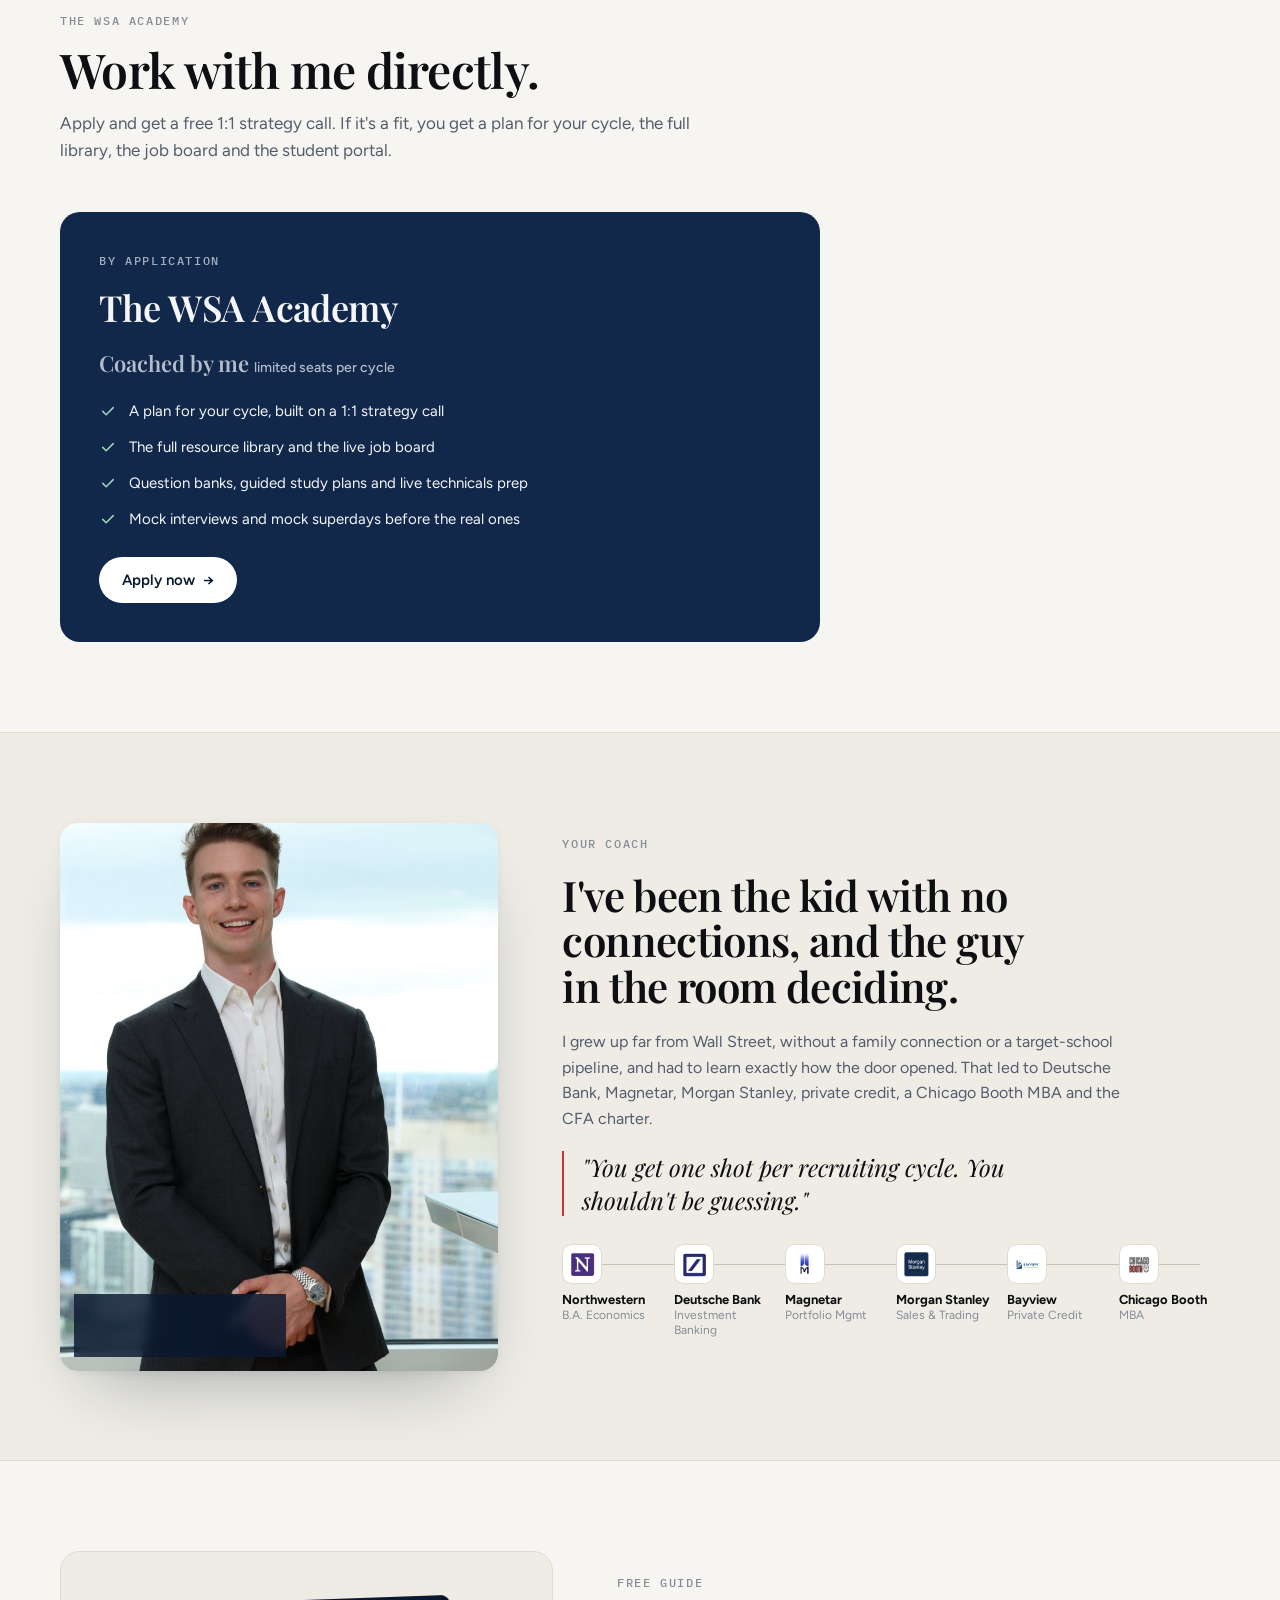
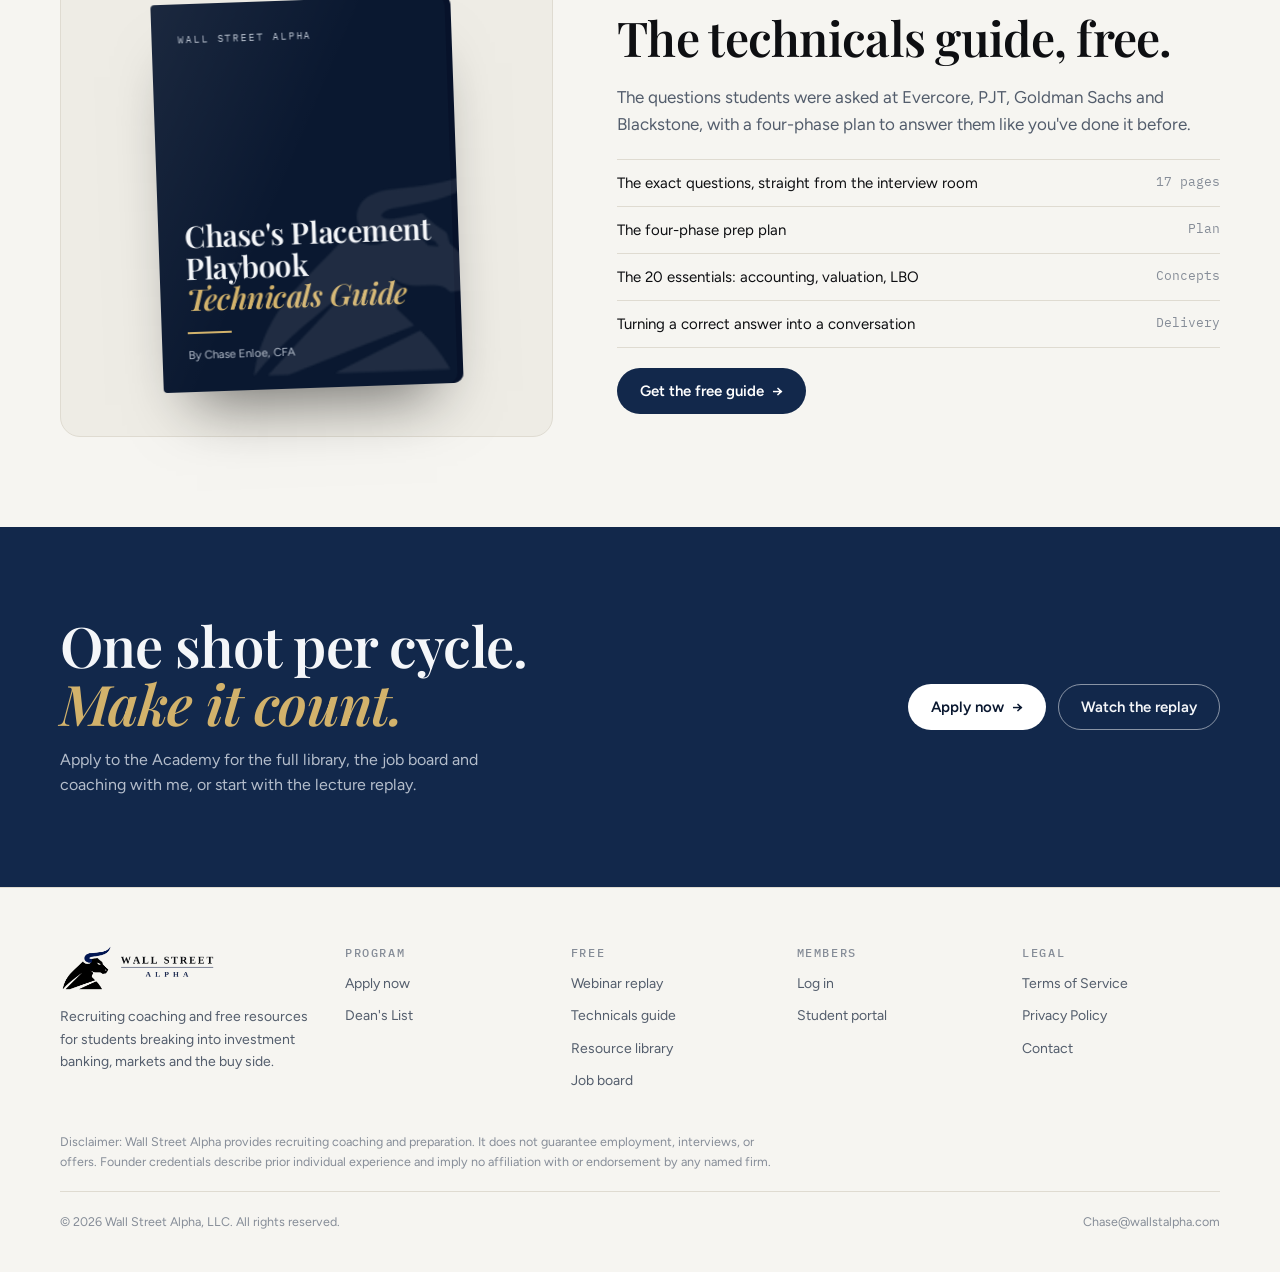
<file: home-vsl.html>
<!doctype html>
<html lang="en">
<head>
<meta charset="utf-8">
<meta name="viewport" content="width=device-width, initial-scale=1, viewport-fit=cover">
<title>Wall Street Alpha · Land your offer</title>
<meta name="description" content="Watch the five-minute video: the three-step process I've used to help 240+ students land offers at Goldman Sachs, Morgan Stanley, JPMorgan and Evercore.">
<meta name="robots" content="noindex, nofollow">
<link rel="icon" type="image/png" href="assets/wsa-bull.png">
<link rel="preconnect" href="https://fonts.googleapis.com">
<link rel="preconnect" href="https://fonts.gstatic.com" crossorigin>
<link rel="stylesheet" href="https://fonts.googleapis.com/css2?family=Playfair+Display:ital,wght@0,500;0,600;0,700;1,500;1,600&family=Figtree:wght@400;500;600;700&family=IBM+Plex+Mono:wght@400;500&display=swap">
<link rel="stylesheet" href="assets/site.css">
<script src="https://fast.wistia.com/player.js" async></script><script src="https://fast.wistia.com/embed/frvn5d9go6.js" async type="module"></script><style>wistia-player[media-id='frvn5d9go6']:not(:defined) { background: center / contain no-repeat url('https://fast.wistia.com/embed/medias/frvn5d9go6/swatch'); display: block; filter: blur(5px); padding-top:56.25%; }</style>
<script>!function(d){if(window.matchMedia&&!matchMedia("(prefers-reduced-motion: reduce)").matches){d.classList.add("js-motion");setTimeout(function(){if(!window.WSA_MOTION)d.classList.remove("js-motion")},3000)}}(document.documentElement)</script>
</head>
<body data-page="home">
<header class="header">
  <div class="wrap bar">
    <a class="brand" href="./" aria-label="Wall Street Alpha home"><img class="lockup" src="assets/wsa-lockup.png" alt="Wall Street Alpha" width="156" height="48"></a>
    <nav class="nav" aria-label="Main"><a href="resources.html">Resources</a><a href="jobs.html">Jobs</a><a href="replay.html">Replay</a></nav>
    <div class="bar-right">
      <a class="link" href="https://wallstalpha.com/login" data-when="out">Log in</a>
      <a class="btn btn--solid btn--sm" href="apply.html?start=questions" data-when="out">Apply now</a>
      <a class="btn btn--ghost btn--sm" data-home-link href="https://wallstalpha.com/dashboard" data-when="in" hidden>Dashboard</a>
      <div class="usermenu" data-when="in" hidden>
  <button type="button" aria-expanded="false" aria-label="Account menu"><span class="avatar" data-user-initials></span></button>
  <div class="menu" hidden>
    <div class="who"><b data-user-name></b><span data-user-email></span></div>
    <a data-home-link href="https://wallstalpha.com/dashboard">My dashboard</a>
    <a href="https://wallstalpha.com/dashboard">Profile</a>
    <button type="button" data-logout>Log out</button>
  </div>
</div>
      <button class="menu-btn" type="button" aria-expanded="false" aria-controls="mobile-panel" aria-label="Open menu"><svg class="" viewBox="0 0 24 24" fill="none" stroke="currentColor" stroke-width="2" stroke-linecap="round" stroke-linejoin="round" aria-hidden="true"><path d="M4 7h16M4 12h16M4 17h16"/></svg></button>
    </div>
  </div>
  <div class="wrap mobile-panel" id="mobile-panel"><a href="resources.html">Resources</a><a href="jobs.html">Jobs</a><a href="replay.html">Webinar replay</a><a href="deans-list.html">Dean's List</a></div>
</header>
<main>
<section class="hero hero--bull hero--vsl"><div class="bull3d" data-bull3d aria-hidden="true"><img class="bull3d-fallback" src="assets/wsa-bull.png" alt="" width="160" height="160"></div><div class="wrap vsl-hero">
  <div class="vsl-hero-head">
    <span class="label" data-rise>Investment banking · Private equity · Sales &amp; trading</span>
    <h1 class="aw-vsl-h" data-rise style="--rise-delay:80ms">Land a <span class="mark">$180k+</span> investment banking<br class="vsl-br"> role without <span class="rotator" data-rotator="fit"><span><u>a target school</u>.</span><span><u>experience</u>.</span><span><u>connections</u>.</span><span><u>a finance degree</u>.</span><span><u>perfect grades</u>.</span><span><u>an internship</u>.</span><span><u>family on Wall Street</u>.</span></span></h1>
  </div>
  <div class="vsl-hero-video" data-rise style="--rise-delay:300ms">
    <div class="vsl-frame"><wistia-player media-id="frvn5d9go6" aspect="1.7777777777777777"></wistia-player></div>
  </div>
  <div class="vsl-hero-body" data-rise style="--rise-delay:500ms">
    <p class="sub">I've helped 240+ students land six-figure offers at firms like Goldman Sachs, Morgan Stanley and Evercore, plenty of them from schools no bank recruits from. Watch the five-minute video for the three-step process I use with every one of them.</p>
    <div class="ctas"><a class="btn btn--solid" href="apply.html?start=questions" data-magnetic>Book your free strategy call <span class="arr" aria-hidden="true">→</span></a></div>
    <div class="proof"><span class="proof-logos" aria-hidden="true"><img class="lg lg--fill" src="assets/logos/wins/goldman-sachs.jpg" alt="" width="34" height="34"><img class="lg" src="assets/logos/wins/centerview.png" alt="" width="34" height="34"><img class="lg" src="assets/logos/wins/moelis.png" alt="" width="34" height="34"><img class="lg" src="assets/logos/wins/pjt.png" alt="" width="34" height="34"><img class="lg lg--dark" src="assets/logos/wins/blackstone.jpg" alt="" width="34" height="34"><img class="lg" src="assets/logos/wins/ares.png" alt="" width="34" height="34"></span><span><strong data-count>240+</strong> students placed at Goldman Sachs, Centerview, Moelis, PJT, Blackstone and Ares</span></div>
  </div>
</div></section>
<section class="ticker" aria-label="The Dean's List">
  <div class="wrap ticker-head"><span class="label">The Dean's List</span><a href="deans-list.html">See the full list →</a></div>
  <div class="belt" data-belt></div>
</section>
<section class="stats-band" aria-label="Wall Street Alpha in numbers"><div class="wrap stat-row" data-rise-group>
  <div class="stat-cell"><b data-count>240+</b><span>students placed in high finance</span></div>
  <div class="stat-cell"><b data-count>12</b><span>coaches who've sat on both sides of the table</span></div>
  <div class="stat-cell"><b><span data-count>46</span><small>hrs</small></b><span>of training, question banks and models</span></div>
  <div class="stat-cell"><b>1:1</b><span>coaching every week, in capped cohorts</span></div>
</div></section>
<section class="section"><div class="wrap gap-grid">
  <div class="section-head" data-rise-group style="margin-bottom:0"><span class="label">Why the first offer matters</span><h2 class="h2">Same degree. <em>Different desk.</em></h2>
    <p class="sub">Banks recruit from banks, and private equity recruits from banking. Miss the first offer and you don't just lose a year's pay, you lose every door that job would have opened.</p></div>
  <div class="gap-card" data-rise data-spot>
    <div class="gap-row"><span>Median finance job</span><b>~$103k</b><small>by year five</small></div>
    <div class="gap-row gap-row--elite"><span>Bulge bracket analyst</span><b>~$300k</b><small>by year five, starting around $160k all in</small></div>
    <div class="gap-total"><span>The gap over five years</span><b data-count>$684,000</b></div>
  </div>
</div></section>
<section class="section"><div class="wrap">
  <div class="section-head" data-rise-group><span class="label">The process</span><h2 class="h2">The three-step process from the video.</h2>
    <p class="sub">Network, technicals, presentation: every tool on the platform is built around one of them, in the order recruiting actually happens.</p></div>
  <div class="pillars" data-rise-group>
  <article class="pillar" data-spot>
    <span class="step">01 · NETWORK</span>
    <h3>Get in front of the people who pass your name along.</h3>
    <p>Alumni lists by school and firm, cold emails that get answered, and a log that tells you who to follow up with this week.</p>
    <div class="widget" aria-label="Example outreach log">
      <div class="widget-title"><span>Outreach log</span><span>This week</span></div>
      <div class="log"><span>Moelis analyst, Indiana '24</span><span class="pill pill--gain">Replied</span></div>
      <div class="log"><span>PJT associate, Babson '21</span><span class="pill pill--info">Call booked</span></div>
      <div class="log"><span>Evercore analyst, UNC '23</span><span class="pill pill--warn">Follow up</span></div>
    </div>
    <a class="textlink" href="resources.html">Get the cold outreach script →</a>
  </article>
  <article class="pillar" data-spot>
    <span class="step">02 · TECHNICALS</span>
    <h3>Answer out loud, under pressure.</h3>
    <p>Technicals across accounting, valuation, DCF, LBO and M&amp;A, with study plans that tell you what to drill tonight.</p>
    <div class="widget">
      <div class="widget-title"><span>Accounting</span><span>Practice question</span></div>
      <p class="q">Depreciation goes up by $10. Walk me through the three statements.</p>
      <button class="reveal" type="button" aria-expanded="false" data-reveal="ans-dep">Show answer</button>
      <p class="answer" id="ans-dep" hidden>Operating income falls $10; at a 25% tax rate net income falls $7.50. On the cash flow statement you add back the $10, so cash rises $2.50. PP&amp;E is down $10 and cash up $2.50, so assets fall $7.50, matched by retained earnings.</p>
    </div>
    <a class="textlink" href="https://wallstalpha.com/technicalguide">Get the free technicals guide →</a>
  </article>
  <article class="pillar" data-spot>
    <span class="step">03 · PRESENTATION</span>
    <h3>Be the person they want to sit next to.</h3>
    <p>Live mock interviews and mock superdays with people who have run real ones, plus line-by-line feedback on your story.</p>
    <div class="widget" aria-label="Example mock interview scorecard">
      <div class="widget-title"><span>Mock scorecard</span><span>"Why banking?"</span></div>
      <div class="score">Story<span class="pips"><i class="on"></i><i class="on"></i><i class="on"></i><i class="on"></i><i></i></span></div>
      <div class="score">Delivery<span class="pips"><i class="on"></i><i class="on"></i><i class="on"></i><i></i><i></i></span></div>
      <div class="score">Technicals<span class="pips"><i class="on"></i><i class="on"></i><i class="on"></i><i class="on"></i><i class="on"></i></span></div>
      <p class="note">Cut the first 40 seconds. Open with the deal you followed.</p>
    </div>
    <a class="textlink" href="apply.html?start=questions">Apply now →</a>
  </article>
</div>
</div></section>
<section class="section" style="padding-top:0"><div class="wrap replay-grid">
  <div class="replay-copy" data-rise-group>
    <span class="label">Webinar replay</span>
    <h2 class="h2">Missed it live? <em>Watch the replay.</em></h2>
    <p class="sub">My full Placement Playbook lecture: the system behind 240+ placements, with no target school, finance family or fraternity required.</p>
    <ul class="ticks"><li><svg viewBox="0 0 24 24" fill="none" stroke="currentColor" stroke-width="2" stroke-linecap="round" stroke-linejoin="round" aria-hidden="true"><path d="m5 12.5 4.5 4.5L19 7.5"/></svg><span>Why cold emails get ignored, and the short one that gets a reply</span></li><li><svg viewBox="0 0 24 24" fill="none" stroke="currentColor" stroke-width="2" stroke-linecap="round" stroke-linejoin="round" aria-hidden="true"><path d="m5 12.5 4.5 4.5L19 7.5"/></svg><span>Technicals the way banks actually ask them, follow-ups included</span></li><li><svg viewBox="0 0 24 24" fill="none" stroke="currentColor" stroke-width="2" stroke-linecap="round" stroke-linejoin="round" aria-hidden="true"><path d="m5 12.5 4.5 4.5L19 7.5"/></svg><span>The airport test that decides who gets the offer</span></li><li><svg viewBox="0 0 24 24" fill="none" stroke="currentColor" stroke-width="2" stroke-linecap="round" stroke-linejoin="round" aria-hidden="true"><path d="m5 12.5 4.5 4.5L19 7.5"/></svg><span>One student's story, from Oregon to Blackstone private equity</span></li></ul>
    <div class="ctas"><a class="btn btn--solid" href="replay.html"><svg class="play-ico" viewBox="0 0 24 24" fill="currentColor" aria-hidden="true"><path d="M8 5.5v13a1 1 0 0 0 1.5.86l10.6-6.5a1 1 0 0 0 0-1.72L9.5 4.64A1 1 0 0 0 8 5.5Z"/></svg>Watch the replay</a></div>
  </div>
  <a class="replay-card" href="replay.html" data-rise data-spot aria-label="Watch the replay of Chase's Placement Playbook">
    <img class="ghost" src="assets/wsa-bull.png" alt="">
    <svg class="chart" viewBox="0 0 400 200" preserveAspectRatio="none" aria-hidden="true"><path pathLength="100" d="M0 186 L26 178 L50 182 L78 166 L102 171 L130 150 L156 156 L182 132 L208 138 L236 114 L260 120 L288 92 L314 99 L342 70 L368 77 L400 40"/></svg>
    <span class="replay-top"><span class="rec-tag"><svg viewBox="0 0 24 24" fill="currentColor" aria-hidden="true"><path d="M8 5.5v13a1 1 0 0 0 1.5.86l10.6-6.5a1 1 0 0 0 0-1.72L9.5 4.64A1 1 0 0 0 8 5.5Z"/></svg>Replay</span><span class="replay-chip">Full lecture + Q&amp;A</span></span>
    <span class="play-btn" aria-hidden="true"><svg viewBox="0 0 24 24" fill="currentColor"><path d="M8 5.5v13a1 1 0 0 0 1.5.86l10.6-6.5a1 1 0 0 0 0-1.72L9.5 4.64A1 1 0 0 0 8 5.5Z"/></svg></span>
    <span class="replay-bottom"><span class="replay-title">Chase's Placement Playbook</span><span class="replay-by">With Chase Enloe, CFA, and a student who went from Oregon to Blackstone</span></span>
  </a>
</div></section>
<section class="section--tight" style="padding-top:0"><div class="wrap"><div class="grid-2" data-rise-group>
  <a class="card card--link" href="resources.html" data-spot><span class="kicker">ACADEMY · RESOURCE LIBRARY</span><h3>Every guide I hand my students</h3><p>Cold outreach scripts, the GS vs MS breakdown, analyst budgets, target school lists and 40+ more.</p><span class="more">See what's inside →</span></a>
  <a class="card card--link" href="jobs.html" data-spot><span class="kicker">ACADEMY · JOB BOARD</span><h3>Live Wall Street openings</h3><p>Full-time roles, internships and early-insight programs pulled from firms' career boards every day.</p><span class="more">See the job board →</span></a>
</div></div></section>

<section class="section" style="padding-top:0"><div class="wrap">
  <div class="section-head" data-rise-group><span class="label">The WSA Academy</span><h2 class="h2">Work with me directly.</h2>
    <p class="sub">Apply and get a free 1:1 strategy call. If it's a fit, you get a plan for your cycle, the full library, the job board and the student portal.</p></div>
  <div class="paths paths--single" data-rise>
    <article class="path path--academy" data-spot><span class="label">By application</span><h3>The WSA Academy</h3><p class="price">Coached by me <small>limited seats per cycle</small></p>
      <ul class="ticks"><li><svg class="" viewBox="0 0 24 24" fill="none" stroke="currentColor" stroke-width="2" stroke-linecap="round" stroke-linejoin="round" aria-hidden="true"><path d="m5 12.5 4.5 4.5L19 7.5"/></svg><span>A plan for your cycle, built on a 1:1 strategy call</span></li><li><svg class="" viewBox="0 0 24 24" fill="none" stroke="currentColor" stroke-width="2" stroke-linecap="round" stroke-linejoin="round" aria-hidden="true"><path d="m5 12.5 4.5 4.5L19 7.5"/></svg><span>The full resource library and the live job board</span></li><li><svg class="" viewBox="0 0 24 24" fill="none" stroke="currentColor" stroke-width="2" stroke-linecap="round" stroke-linejoin="round" aria-hidden="true"><path d="m5 12.5 4.5 4.5L19 7.5"/></svg><span>Question banks, guided study plans and live technicals prep</span></li><li><svg class="" viewBox="0 0 24 24" fill="none" stroke="currentColor" stroke-width="2" stroke-linecap="round" stroke-linejoin="round" aria-hidden="true"><path d="m5 12.5 4.5 4.5L19 7.5"/></svg><span>Mock interviews and mock superdays before the real ones</span></li></ul>
      <div class="ctas"><a class="btn btn--solid" href="apply.html?start=questions">Apply now <span class="arr" aria-hidden="true">→</span></a></div></article>
  </div>
</div></section>
<section class="section section--sunk"><div class="wrap coach-grid">
  <figure class="portrait" data-rise><img src="assets/chase-skyline.jpg" alt="Chase Enloe in a dark suit in front of a city skyline" loading="lazy">
    <figcaption><b>Chase Enloe</b>Founder, Wall Street Alpha · CFA</figcaption></figure>
  <div class="coach-copy" data-rise-group>
    <span class="label">Your coach</span>
    <h2 class="h2" style="font-size:clamp(28px,3.6vw,42px)">I've been the kid with no connections, and the guy in the room deciding.</h2>
    <p>I grew up far from Wall Street, without a family connection or a target-school pipeline, and had to learn exactly how the door opened. That led to Deutsche Bank, Magnetar, Morgan Stanley, private credit, a Chicago Booth MBA and the CFA charter.</p>
    <blockquote>"You get one shot per recruiting cycle. You shouldn't be guessing."</blockquote>
    <ol class="career" aria-label="Career journey"><li><span class="logo-tile"><img src="assets/logos/northwestern.png" alt=""></span><b>Northwestern<small>B.A. Economics</small></b></li><li><span class="logo-tile"><img src="assets/logos/deutsche-bank.png" alt=""></span><b>Deutsche Bank<small>Investment Banking</small></b></li><li><span class="logo-tile"><img src="assets/logos/magnetar.png" alt=""></span><b>Magnetar<small>Portfolio Mgmt</small></b></li><li><span class="logo-tile"><img src="assets/logos/morgan-stanley.png" alt=""></span><b>Morgan Stanley<small>Sales &amp; Trading</small></b></li><li><span class="logo-tile"><img src="assets/logos/bayview.png" alt=""></span><b>Bayview<small>Private Credit</small></b></li><li><span class="logo-tile"><img src="assets/logos/chicago-booth.png" alt=""></span><b>Chicago Booth<small>MBA</small></b></li></ol>
    <div class="ctas"></div>
  </div>
</div></section>
<section class="section"><div class="wrap guide">
  <div class="cover-stage" data-rise><div class="cover" data-tilt role="img" aria-label="Cover of Chase's Placement Playbook: Technicals Guide">
  <img class="ghost" src="assets/wsa-bull.png" alt="">
  <span class="kicker">Wall Street Alpha</span>
  <h4>Chase's Placement Playbook <em>Technicals Guide</em></h4>
  <span class="rule"></span>
  <span class="by">By Chase Enloe, CFA</span>
</div></div>
  <div class="guide-copy" data-rise-group><span class="label">Free guide</span><h2 class="h2">The technicals guide, free.</h2>
    <p class="sub">The questions students were asked at Evercore, PJT, Goldman Sachs and Blackstone, with a four-phase plan to answer them like you've done it before.</p>
    <ul class="contents"><li><span>The exact questions, straight from the interview room</span><span>17 pages</span></li><li><span>The four-phase prep plan</span><span>Plan</span></li><li><span>The 20 essentials: accounting, valuation, LBO</span><span>Concepts</span></li><li><span>Turning a correct answer into a conversation</span><span>Delivery</span></li></ul>
    <div class="ctas"><a class="btn btn--solid" href="https://wallstalpha.com/technicalguide">Get the free guide <span class="arr" aria-hidden="true">→</span></a></div></div>
</div></section>
<section class="band closing" data-spot><div class="wrap closing-inner" data-rise-group>
  <div><h2>One shot per cycle. <em>Make it count.</em></h2><p>Apply to the Academy for the full library, the job board and coaching with me, or start with the lecture replay.</p></div>
  <div class="ctas"><a class="btn btn--solid" href="apply.html?start=questions" data-magnetic>Apply now <span class="arr" aria-hidden="true">→</span></a><a class="btn btn--ghost" href="replay.html">Watch the replay</a></div>
</div></section>
</main>
<footer>
  <div class="wrap">
    <div class="foot-grid">
      <div><a class="brand" href="./" aria-label="Wall Street Alpha home"><img class="lockup" src="assets/wsa-lockup.png" alt="Wall Street Alpha" width="156" height="48"></a>
        <p>Recruiting coaching and free resources for students breaking into investment banking, markets and the buy side.</p></div>
      <div class="foot-col"><span class="label">Program</span><a href="apply.html?start=questions">Apply now</a><a href="deans-list.html">Dean's List</a></div><div class="foot-col"><span class="label">Free</span><a href="replay.html">Webinar replay</a><a href="https://wallstalpha.com/technicalguide">Technicals guide</a><a href="resources.html">Resource library</a><a href="jobs.html">Job board</a></div><div class="foot-col"><span class="label">Members</span><a href="https://wallstalpha.com/login">Log in</a><a href="https://wallstalpha.com/dashboard">Student portal</a></div><div class="foot-col"><span class="label">Legal</span><a href="https://wallstalpha.com/terms">Terms of Service</a><a href="https://wallstalpha.com/privacy">Privacy Policy</a><a href="mailto:Chase@wallstalpha.com">Contact</a></div>
    </div>
    <p class="disclaimer">Disclaimer: Wall Street Alpha provides recruiting coaching and preparation. It does not guarantee employment, interviews, or offers. Founder credentials describe prior individual experience and imply no affiliation with or endorsement by any named firm.</p>
    <div class="legal"><span>© 2026 Wall Street Alpha, LLC. All rights reserved.</span><span>Chase@wallstalpha.com</span></div>
  </div>
</footer>
<script type="importmap">{"imports":{"three":"https://cdn.jsdelivr.net/npm/three@0.160.0/build/three.module.js","three/addons/":"https://cdn.jsdelivr.net/npm/three@0.160.0/examples/jsm/"}}</script>
<script type="module" src="assets/bull3d.js"></script>
<script src="assets/site.js" defer></script>
<script src="assets/motion.js" defer></script>
</body>
</html>
</file>
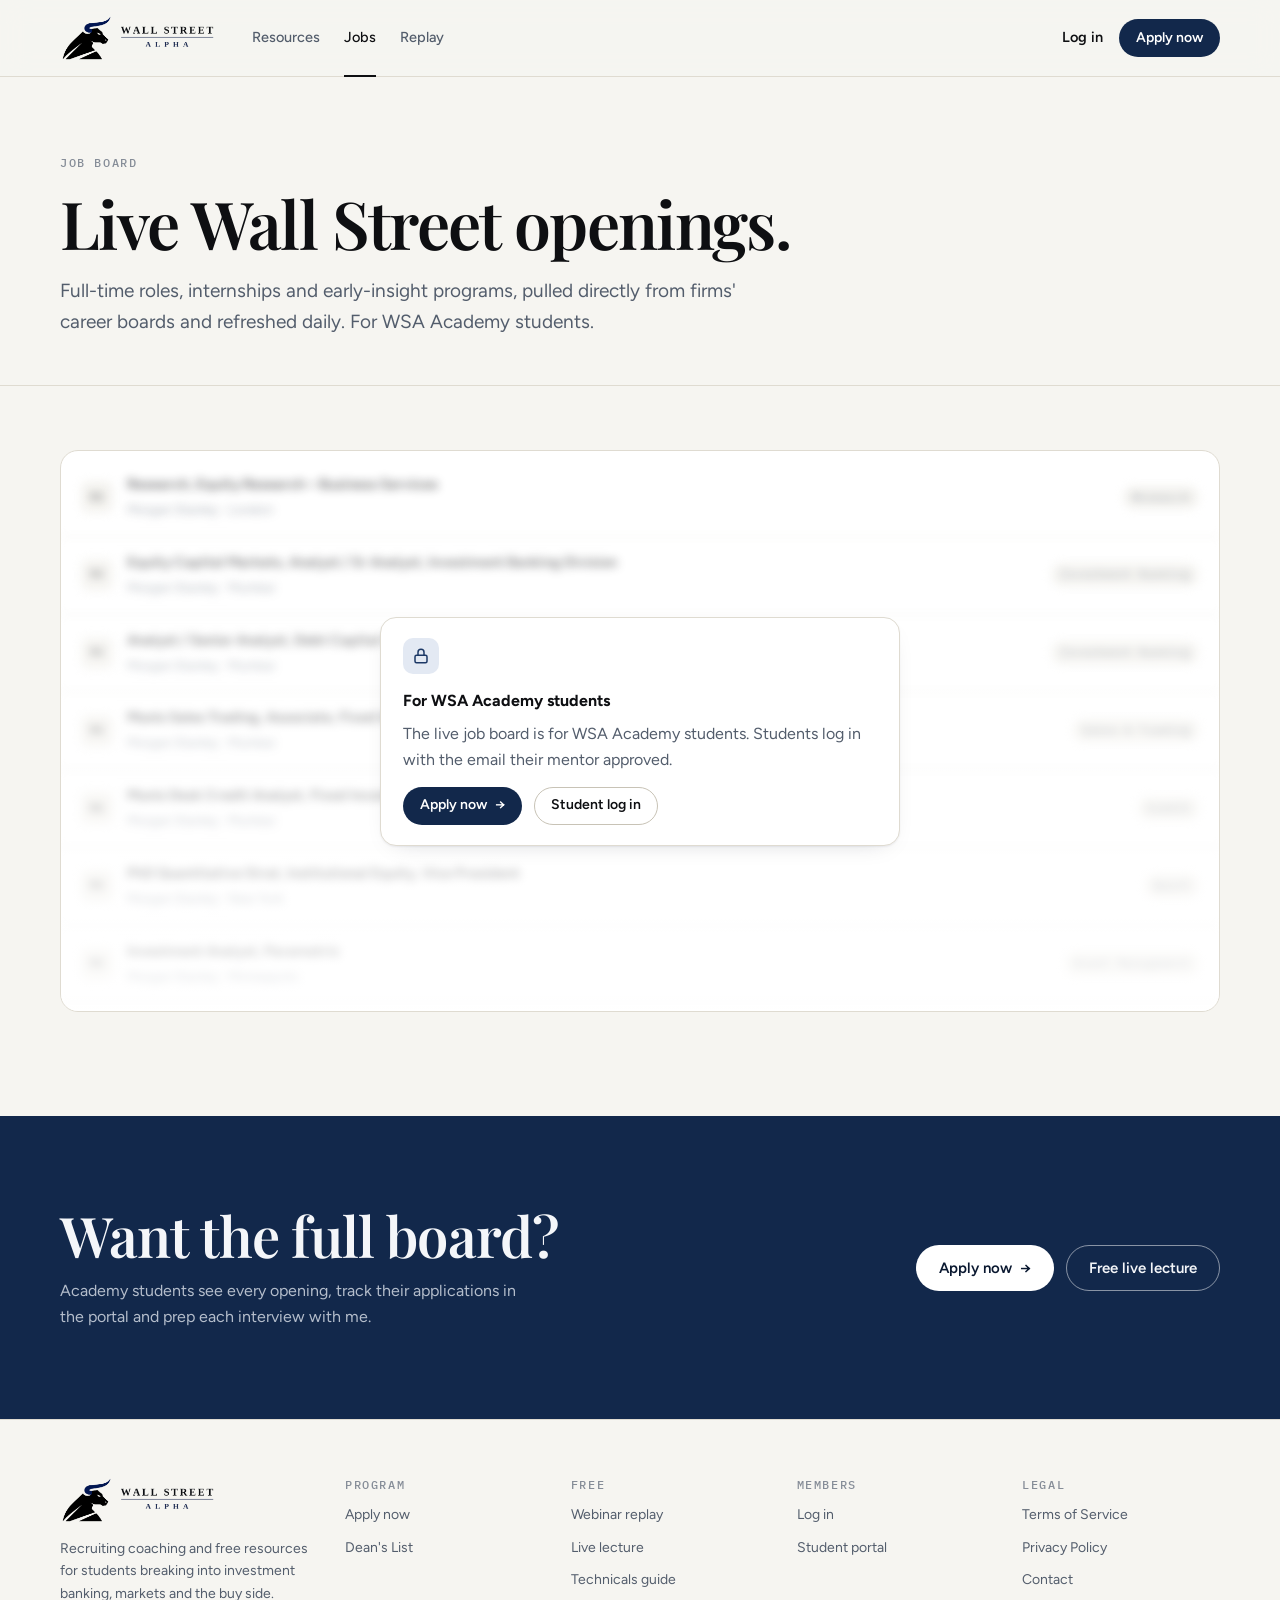
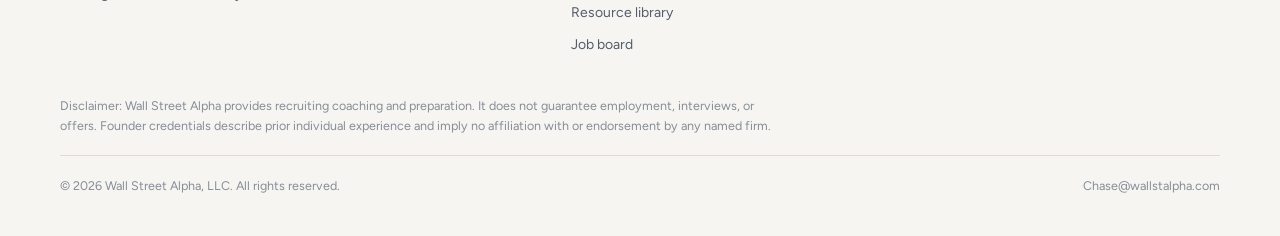
<file: jobs.html>
<!doctype html>
<html lang="en">
<head>
<meta charset="utf-8">
<meta name="viewport" content="width=device-width, initial-scale=1, viewport-fit=cover">
<title>Job board · Wall Street Alpha</title>
<meta name="description" content="Live investment banking, sales &amp; trading, research, asset management, private credit and buy-side openings.">
<meta name="robots" content="noindex, nofollow">
<link rel="icon" type="image/png" href="assets/wsa-bull.png">
<link rel="preconnect" href="https://fonts.googleapis.com">
<link rel="preconnect" href="https://fonts.gstatic.com" crossorigin>
<link rel="stylesheet" href="https://fonts.googleapis.com/css2?family=Playfair+Display:ital,wght@0,500;0,600;0,700;1,500;1,600&family=Figtree:wght@400;500;600;700&family=IBM+Plex+Mono:wght@400;500&display=swap">
<link rel="stylesheet" href="assets/site.css">
</head>
<body data-page="jobs">
<header class="header">
  <div class="wrap bar">
    <a class="brand" href="./" aria-label="Wall Street Alpha home"><img class="lockup" src="assets/wsa-lockup.png" alt="Wall Street Alpha" width="156" height="48"></a>
    <nav class="nav" aria-label="Main"><a href="resources.html">Resources</a><a href="jobs.html" aria-current="page">Jobs</a><a href="replay.html">Replay</a></nav>
    <div class="bar-right">
      <a class="link" href="https://wallstalpha.com/login" data-when="out">Log in</a>
      <a class="btn btn--solid btn--sm" href="apply.html" data-when="out">Apply now</a>
      <a class="btn btn--ghost btn--sm" data-home-link href="https://wallstalpha.com/dashboard" data-when="in" hidden>Dashboard</a>
      <div class="usermenu" data-when="in" hidden>
  <button type="button" aria-expanded="false" aria-label="Account menu"><span class="avatar" data-user-initials></span></button>
  <div class="menu" hidden>
    <div class="who"><b data-user-name></b><span data-user-email></span></div>
    <a data-home-link href="https://wallstalpha.com/dashboard">My dashboard</a>
    <a href="https://wallstalpha.com/dashboard">Profile</a>
    <button type="button" data-logout>Log out</button>
  </div>
</div>
      <button class="menu-btn" type="button" aria-expanded="false" aria-controls="mobile-panel" aria-label="Open menu"><svg class="" viewBox="0 0 24 24" fill="none" stroke="currentColor" stroke-width="2" stroke-linecap="round" stroke-linejoin="round" aria-hidden="true"><path d="M4 7h16M4 12h16M4 17h16"/></svg></button>
    </div>
  </div>
  <div class="wrap mobile-panel" id="mobile-panel"><a href="resources.html">Resources</a><a href="jobs.html">Jobs</a><a href="replay.html">Webinar replay</a><a href="deans-list.html">Dean's List</a></div>
</header>
<main>
<section class="page-hero"><div class="wrap">
  <span class="label">Job board</span>
  <h1 class="h1">Live Wall Street openings.</h1>
  <p class="sub">Full-time roles, internships and early-insight programs, pulled directly from firms' career boards and refreshed daily. For WSA Academy students.</p>
</div></section>
<section class="section--tight" data-access="no"><div class="wrap">
  <div class="paywall">
    <div class="paywall-preview" aria-hidden="true"><div class="pw-row"><span class="firm-mark">MO</span><span><b>Research, Equity Research – Business Services</b><small>Morgan Stanley · London</small></span><span class="pill">Research</span></div><div class="pw-row"><span class="firm-mark">MO</span><span><b>Equity Capital Markets, Analyst / Sr Analyst, Investment Banking Division</b><small>Morgan Stanley · Mumbai</small></span><span class="pill">Investment Banking</span></div><div class="pw-row"><span class="firm-mark">MO</span><span><b>Analyst / Senior Analyst, Debt Capital Markets</b><small>Morgan Stanley · Mumbai</small></span><span class="pill">Investment Banking</span></div><div class="pw-row"><span class="firm-mark">MO</span><span><b>Munis Sales Trading, Associate, Fixed Income Division</b><small>Morgan Stanley · Mumbai</small></span><span class="pill">Sales & Trading</span></div><div class="pw-row"><span class="firm-mark">MO</span><span><b>Munis Desk Credit Analyst, Fixed Income Division</b><small>Morgan Stanley · Mumbai</small></span><span class="pill">Credit</span></div><div class="pw-row"><span class="firm-mark">MO</span><span><b>PhD Quantitative Strat, Institutional Equity, Vice President</b><small>Morgan Stanley · New York</small></span><span class="pill">Quant</span></div><div class="pw-row"><span class="firm-mark">MO</span><span><b>Investment Analyst, Parametric</b><small>Morgan Stanley · Minneapolis</small></span><span class="pill">Asset Management</span></div></div>
    <div class="paywall-card"><div class="gate" data-access="no">
  <span class="lock"><svg class="" viewBox="0 0 24 24" fill="none" stroke="currentColor" stroke-width="2" stroke-linecap="round" stroke-linejoin="round" aria-hidden="true"><rect x="4" y="11" width="16" height="10" rx="2"/><path d="M8 11V7a4 4 0 0 1 8 0v4"/></svg></span>
  <div class="stack-sm"><b>For WSA Academy students</b>
    <span class="muted" data-when="out">The live job board is for WSA Academy students. Students log in with the email their mentor approved.</span>
    <span class="muted" data-when="in" hidden>Your account doesn't include the live job board. It comes with the WSA Academy.</span></div>
  <div class="row-wrap"><a class="btn btn--solid btn--sm" href="apply.html">Apply now <span class="arr" aria-hidden="true">→</span></a>
    <a class="btn btn--ghost btn--sm" href="https://wallstalpha.com/login" data-when="out">Student log in</a>
    <a class="btn btn--ghost btn--sm" href="apply.html" data-when="in" hidden>Apply now</a></div>
</div></div>
  </div>
</div></section>
<section class="section--tight" data-jobs data-access="yes" hidden><div class="wrap stack" style="gap:20px">
  <div class="snapshot-note"><svg class="" viewBox="0 0 24 24" fill="none" stroke="currentColor" stroke-width="2" stroke-linecap="round" stroke-linejoin="round" aria-hidden="true"><circle cx="12" cy="12" r="9"/><path d="M12 7v5l3 2"/></svg><span><b>Preview data.</b> A snapshot of the live board taken 9 October 2026. Internships and programs here only list real internships and programs; the live board currently files roles like "Internal Audit Director" under internships.</span></div>
  <div class="jobs-layout">
    <aside class="jobs-side">
      <div class="facet"><span class="label" style="padding:0 10px 6px">Role type</span>
        <button type="button" data-type="all" aria-pressed="true">All roles <span></span></button>
        <button type="button" data-type="full_time" aria-pressed="false">Full-time <span></span></button>
        <button type="button" data-type="internship" aria-pressed="false">Internships <span></span></button>
        <button type="button" data-type="program" aria-pressed="false">Insight &amp; programs <span></span></button></div>
      <div class="facet"><span class="label" style="padding:0 10px 6px">Vertical</span>
        <button type="button" data-vert="all" aria-pressed="true">All verticals <span></span></button>
        <button type="button" data-vert="Asset Management" aria-pressed="false">Asset Management <span></span></button><button type="button" data-vert="Credit" aria-pressed="false">Credit <span></span></button><button type="button" data-vert="General Finance" aria-pressed="false">General Finance <span></span></button><button type="button" data-vert="Hedge Funds" aria-pressed="false">Hedge Funds <span></span></button><button type="button" data-vert="Investment Banking" aria-pressed="false">Investment Banking <span></span></button><button type="button" data-vert="Private Equity" aria-pressed="false">Private Equity <span></span></button><button type="button" data-vert="Quant" aria-pressed="false">Quant <span></span></button><button type="button" data-vert="Research" aria-pressed="false">Research <span></span></button><button type="button" data-vert="Sales &amp; Trading" aria-pressed="false">Sales &amp; Trading <span></span></button><button type="button" data-vert="Wealth Management" aria-pressed="false">Wealth Management <span></span></button></div>
      <button class="link" type="button" data-jobs-reset style="padding-left:10px;text-align:left">Reset filters</button>
    </aside>
    <div class="stack" style="gap:14px;min-width:0">
      <div class="row-wrap" style="justify-content:space-between"><div class="search-box"><svg class="" viewBox="0 0 24 24" fill="none" stroke="currentColor" stroke-width="2" stroke-linecap="round" stroke-linejoin="round" aria-hidden="true"><circle cx="11" cy="11" r="7"/><path d="m20 20-3.5-3.5"/></svg><input type="search" data-jobs-search placeholder="Search title, firm or city" aria-label="Search jobs"></div><span class="faint" style="font-size:13.5px" data-jobs-count></span></div>
      <div class="table-wrap"><table class="t"><thead><tr><th>Role</th><th>Vertical</th><th>Type</th><th>Posted</th></tr></thead><tbody data-jobs-body></tbody></table></div>
    </div>
  </div>
</div></section>
<div style="height:40px"></div>
<div data-access="no"><section class="band closing"><div class="wrap closing-inner">
  <div><h2>Want the full board?</h2><p>Academy students see every opening, track their applications in the portal and prep each interview with me.</p></div>
  <div class="ctas"><a class="btn btn--solid" href="apply.html">Apply now <span class="arr" aria-hidden="true">→</span></a><a class="btn btn--ghost" href="https://wallstalpha.com/webinar123">Free live lecture</a></div>
</div></section></div>
<div data-access="yes" hidden><section class="band closing"><div class="wrap closing-inner">
  <div><h2>Found a role? Get the interview.</h2><p>Track the application in your portal and prep the interview with me.</p></div>
  <div class="ctas"><a class="btn btn--solid" href="https://wallstalpha.com/dashboard">Open your portal <span class="arr" aria-hidden="true">→</span></a></div>
</div></section></div>
</main>
<footer>
  <div class="wrap">
    <div class="foot-grid">
      <div><a class="brand" href="./" aria-label="Wall Street Alpha home"><img class="lockup" src="assets/wsa-lockup.png" alt="Wall Street Alpha" width="156" height="48"></a>
        <p>Recruiting coaching and free resources for students breaking into investment banking, markets and the buy side.</p></div>
      <div class="foot-col"><span class="label">Program</span><a href="apply.html">Apply now</a><a href="deans-list.html">Dean's List</a></div><div class="foot-col"><span class="label">Free</span><a href="replay.html">Webinar replay</a><a href="https://wallstalpha.com/webinar123">Live lecture</a><a href="https://wallstalpha.com/technicalguide">Technicals guide</a><a href="resources.html">Resource library</a><a href="jobs.html">Job board</a></div><div class="foot-col"><span class="label">Members</span><a href="https://wallstalpha.com/login">Log in</a><a href="https://wallstalpha.com/dashboard">Student portal</a></div><div class="foot-col"><span class="label">Legal</span><a href="https://wallstalpha.com/terms">Terms of Service</a><a href="https://wallstalpha.com/privacy">Privacy Policy</a><a href="mailto:Chase@wallstalpha.com">Contact</a></div>
    </div>
    <p class="disclaimer">Disclaimer: Wall Street Alpha provides recruiting coaching and preparation. It does not guarantee employment, interviews, or offers. Founder credentials describe prior individual experience and imply no affiliation with or endorsement by any named firm.</p>
    <div class="legal"><span>© 2026 Wall Street Alpha, LLC. All rights reserved.</span><span>Chase@wallstalpha.com</span></div>
  </div>
</footer>
<script type="application/json" id="wsa-data">{"jobs": [{"title": "Research, Equity Research – Business Services", "firm": "Morgan Stanley", "loc": "London", "vert": "Research", "type": "full_time", "posted": "Today", "url": "https://ms.wd5.myworkdayjobs.com/en-US/External/job/London-United-Kingdom/Research--Equity-Research---Business-Services_JR041816"}, {"title": "Equity Capital Markets, Analyst / Sr Analyst, Investment Banking Division", "firm": "Morgan Stanley", "loc": "Mumbai", "vert": "Investment Banking", "type": "full_time", "posted": "Today", "url": "https://ms.wd5.myworkdayjobs.com/en-US/External/job/Mumbai-India/Equity-Capital-Market-Analyst-Sr-Analyst--Investment-Banking-Division_JR037789-1"}, {"title": "Analyst / Senior Analyst, Debt Capital Markets", "firm": "Morgan Stanley", "loc": "Mumbai", "vert": "Investment Banking", "type": "full_time", "posted": "Today", "url": "https://ms.wd5.myworkdayjobs.com/en-US/External/job/Mumbai-India/Analyst--Senior-Analyst---Debt-Capital-Market---GCM_JR037788-1"}, {"title": "Munis Sales Trading, Associate, Fixed Income Division", "firm": "Morgan Stanley", "loc": "Mumbai", "vert": "Sales & Trading", "type": "full_time", "posted": "Today", "url": "https://ms.wd5.myworkdayjobs.com/en-US/External/job/Mumbai-India/Munis-Sales-Trading--Associate-Senior-Associate--Fixed-Income-Division_JR041683"}, {"title": "Munis Desk Credit Analyst, Fixed Income Division", "firm": "Morgan Stanley", "loc": "Mumbai", "vert": "Credit", "type": "full_time", "posted": "Today", "url": "https://ms.wd5.myworkdayjobs.com/en-US/External/job/Mumbai-India/Munis-Desk-Credit-Analyst--Associate--Fixed-Income-Division_JR041678"}, {"title": "PhD Quantitative Strat, Institutional Equity, Vice President", "firm": "Morgan Stanley", "loc": "New York", "vert": "Quant", "type": "full_time", "posted": "2 days ago", "url": "https://ms.wd5.myworkdayjobs.com/en-US/External/job/New-York-New-York-United-States-of-America/PhD-Quantitative-Strat---Institutional-Equity---Vice-President_JR041783"}, {"title": "Investment Analyst, Parametric", "firm": "Morgan Stanley", "loc": "Minneapolis", "vert": "Asset Management", "type": "full_time", "posted": "2 days ago", "url": "https://ms.wd5.myworkdayjobs.com/en-US/External/job/Minneapolis-Minnesota-United-States-of-America/Investment-Analyst---Parametric_PT-JR041606-1"}, {"title": "Real Estate Investment Group, Financial Analyst", "firm": "Morgan Stanley", "loc": "Boston", "vert": "Asset Management", "type": "full_time", "posted": "2 days ago", "url": "https://ms.wd5.myworkdayjobs.com/en-US/External/job/Boston-Massachusetts-United-States-of-America/Real-Estate-Investment-Group---Financial-Analyst_JR041580"}, {"title": "Analyst Assistant, FIG Coverage, Investment Banking Division", "firm": "Morgan Stanley", "loc": "Tokyo", "vert": "Investment Banking", "type": "full_time", "posted": "2 days ago", "url": "https://ms.wd5.myworkdayjobs.com/en-US/External/job/Tokyo-Japan/Analyst-Assistant--FIG-Coverage--Investment-Banking-Division_JR041742"}, {"title": "Investment Banking Associate, Investment Banking Division", "firm": "Morgan Stanley", "loc": "Mumbai", "vert": "Investment Banking", "type": "full_time", "posted": "2 days ago", "url": "https://ms.wd5.myworkdayjobs.com/en-US/External/job/Mumbai-India/Investment-Banking--Associate----Investment-Banking-Division_JR037785"}, {"title": "OCIO Endowments & Foundations Portfolio Manager, Vice President", "firm": "Morgan Stanley", "loc": "New York", "vert": "Asset Management", "type": "full_time", "posted": "2 days ago", "url": "https://ms.wd5.myworkdayjobs.com/en-US/External/job/New-York-New-York-United-States-of-America/Global-Investment-Office--OCIO-UHNW-Portfolio-Manager--Vice-President_PT-JR039516"}, {"title": "Private Market Sales, Wealth Clients, Associate", "firm": "Morgan Stanley", "loc": "London", "vert": "Asset Management", "type": "full_time", "posted": "2 days ago", "url": "https://ms.wd5.myworkdayjobs.com/en-US/External/job/London-United-Kingdom/Investment-Management---Private-Market-Sales-Professional---Wealth-Clients---Associate_JR040678"}, {"title": "Associate, Capital Planning (CCAR)", "firm": "Morgan Stanley", "loc": "New York", "vert": "General Finance", "type": "full_time", "posted": "2 days ago", "url": "https://ms.wd5.myworkdayjobs.com/en-US/External/job/New-York-New-York-United-States-of-America/Associate--Capital-Planning--CCAR-_PT-JR041418-1"}, {"title": "Macro Research, FX Strategist, Analyst / Associate", "firm": "Morgan Stanley", "loc": "New York", "vert": "Research", "type": "full_time", "posted": "5 days ago", "url": "https://ms.wd5.myworkdayjobs.com/en-US/External/job/New-York-New-York-United-States-of-America/Macro-Research--FX-Strategist---Analyst-Associate_JR041637-2"}, {"title": "FID UK Inflation Trader", "firm": "Morgan Stanley", "loc": "London", "vert": "Sales & Trading", "type": "full_time", "posted": "5 days ago", "url": "https://ms.wd5.myworkdayjobs.com/en-US/External/job/London-United-Kingdom/FID---UK-Inflation-Trader-LN_JR041630"}, {"title": "MSIM Municipal Research, Analyst", "firm": "Morgan Stanley", "loc": "Boston", "vert": "Research", "type": "full_time", "posted": "5 days ago", "url": "https://ms.wd5.myworkdayjobs.com/en-US/External/job/Boston-Massachusetts-United-States-of-America/MSIM---Municipal-Research---Analyst_JR041420"}, {"title": "Vice President, Credit Review", "firm": "Morgan Stanley", "loc": "New York", "vert": "Credit", "type": "full_time", "posted": "5 days ago", "url": "https://ms.wd5.myworkdayjobs.com/en-US/External/job/New-York-New-York-United-States-of-America/Vice-President--Credit-Review_PT-JR041527-1"}, {"title": "Point72 Academy Investment Analyst Program, Upcoming Graduates (2027, US)", "firm": "Point72", "loc": "Chicago, Florida, New York, San Francisco", "vert": "Hedge Funds", "type": "program", "posted": "May 8", "url": "https://boards.greenhouse.io/point72/jobs/8541241002?gh_jid=8541241002"}, {"title": "Point72 Academy Investment Analyst Program, Upcoming Graduates (2027, UK)", "firm": "Point72", "loc": "London", "vert": "Hedge Funds", "type": "program", "posted": "May 14", "url": "https://boards.greenhouse.io/point72/jobs/8549734002?gh_jid=8549734002"}, {"title": "Point72 Academy Investment Analyst Program, Experienced Professionals (US)", "firm": "Point72", "loc": "Chicago, Florida, New York, San Francisco", "vert": "Hedge Funds", "type": "program", "posted": "Apr 9", "url": "https://boards.greenhouse.io/point72/jobs/8499113002?gh_jid=8499113002"}, {"title": "2027 Point72 Academy Investment Analyst Summer Internship, Hong Kong", "firm": "Point72", "loc": "Hong Kong", "vert": "Hedge Funds", "type": "internship", "posted": "Apr 2", "url": "https://boards.greenhouse.io/point72/jobs/8491055002?gh_jid=8491055002"}, {"title": "Summer 2027 Quantitative Research Internship", "firm": "Point72", "loc": "New York", "vert": "Quant", "type": "internship", "posted": "Aug 15", "url": "https://boards.greenhouse.io/point72/jobs/7297642002?gh_jid=7297642002"}, {"title": "Quantitative Researcher Intern", "firm": "Point72", "loc": "New York", "vert": "Quant", "type": "internship", "posted": "Aug 15", "url": "https://boards.greenhouse.io/point72/jobs/7586061002?gh_jid=7586061002"}, {"title": "Quantitative Developer Intern", "firm": "Point72", "loc": "New York", "vert": "Quant", "type": "internship", "posted": "Aug 23", "url": "https://boards.greenhouse.io/point72/jobs/7609197002?gh_jid=7609197002"}, {"title": "Machine Learning Researcher, Intern", "firm": "Point72", "loc": "New York", "vert": "Quant", "type": "internship", "posted": "Aug 15", "url": "https://boards.greenhouse.io/point72/jobs/7302611002?gh_jid=7302611002"}, {"title": "Corporate Access, Off-Cycle Internship (6 months), Japanese speaking", "firm": "Point72", "loc": "Hong Kong", "vert": "Hedge Funds", "type": "internship", "posted": "Jun 24", "url": "https://boards.greenhouse.io/point72/jobs/8603979002?gh_jid=8603979002"}, {"title": "2026 Operational Risk Internship", "firm": "Schonfeld", "loc": "São Paulo", "vert": "General Finance", "type": "internship", "posted": "Jul 2", "url": "https://job-boards.greenhouse.io/schonfeld/jobs/8044346"}, {"title": "Quantitative Research / Developer, Intern", "firm": "Schonfeld", "loc": "Hong Kong", "vert": "Quant", "type": "internship", "posted": "Aug 22", "url": "https://job-boards.greenhouse.io/schonfeld/jobs/7185553"}, {"title": "2027 Real Estate Finance, Off-Cycle Intern (January to June)", "firm": "Blackstone", "loc": "Singapore", "vert": "Private Equity", "type": "internship", "posted": "Recently", "url": "https://blackstone.wd1.myworkdayjobs.com/en-US/Blackstone_Campus_Careers/job/Singapore/XMLNAME-2027-Real-Estate-Finance--Off-Cycle-Intern--January-to-June---Singapore_44173"}, {"title": "2027 Transaction Finance, Off-Cycle Intern (January to June)", "firm": "Blackstone", "loc": "Hong Kong", "vert": "Private Equity", "type": "internship", "posted": "Recently", "url": "https://blackstone.wd1.myworkdayjobs.com/en-US/Blackstone_Campus_Careers/job/Hong-Kong/XMLNAME-2027-Transaction-Finance-Off-cycle-Intern--January-to-June--Hong-Kong_44171"}, {"title": "Intern, Wealth Management", "firm": "Morgan Stanley", "loc": "Newport, Rhode Island", "vert": "Wealth Management", "type": "internship", "posted": "7 days ago", "url": "https://ms.wd5.myworkdayjobs.com/en-US/External/job/Newport-Rhode-Island-United-States-of-America/Intern_JR040738"}]}</script><script src="assets/site.js" defer></script>
</body>
</html>
</file>
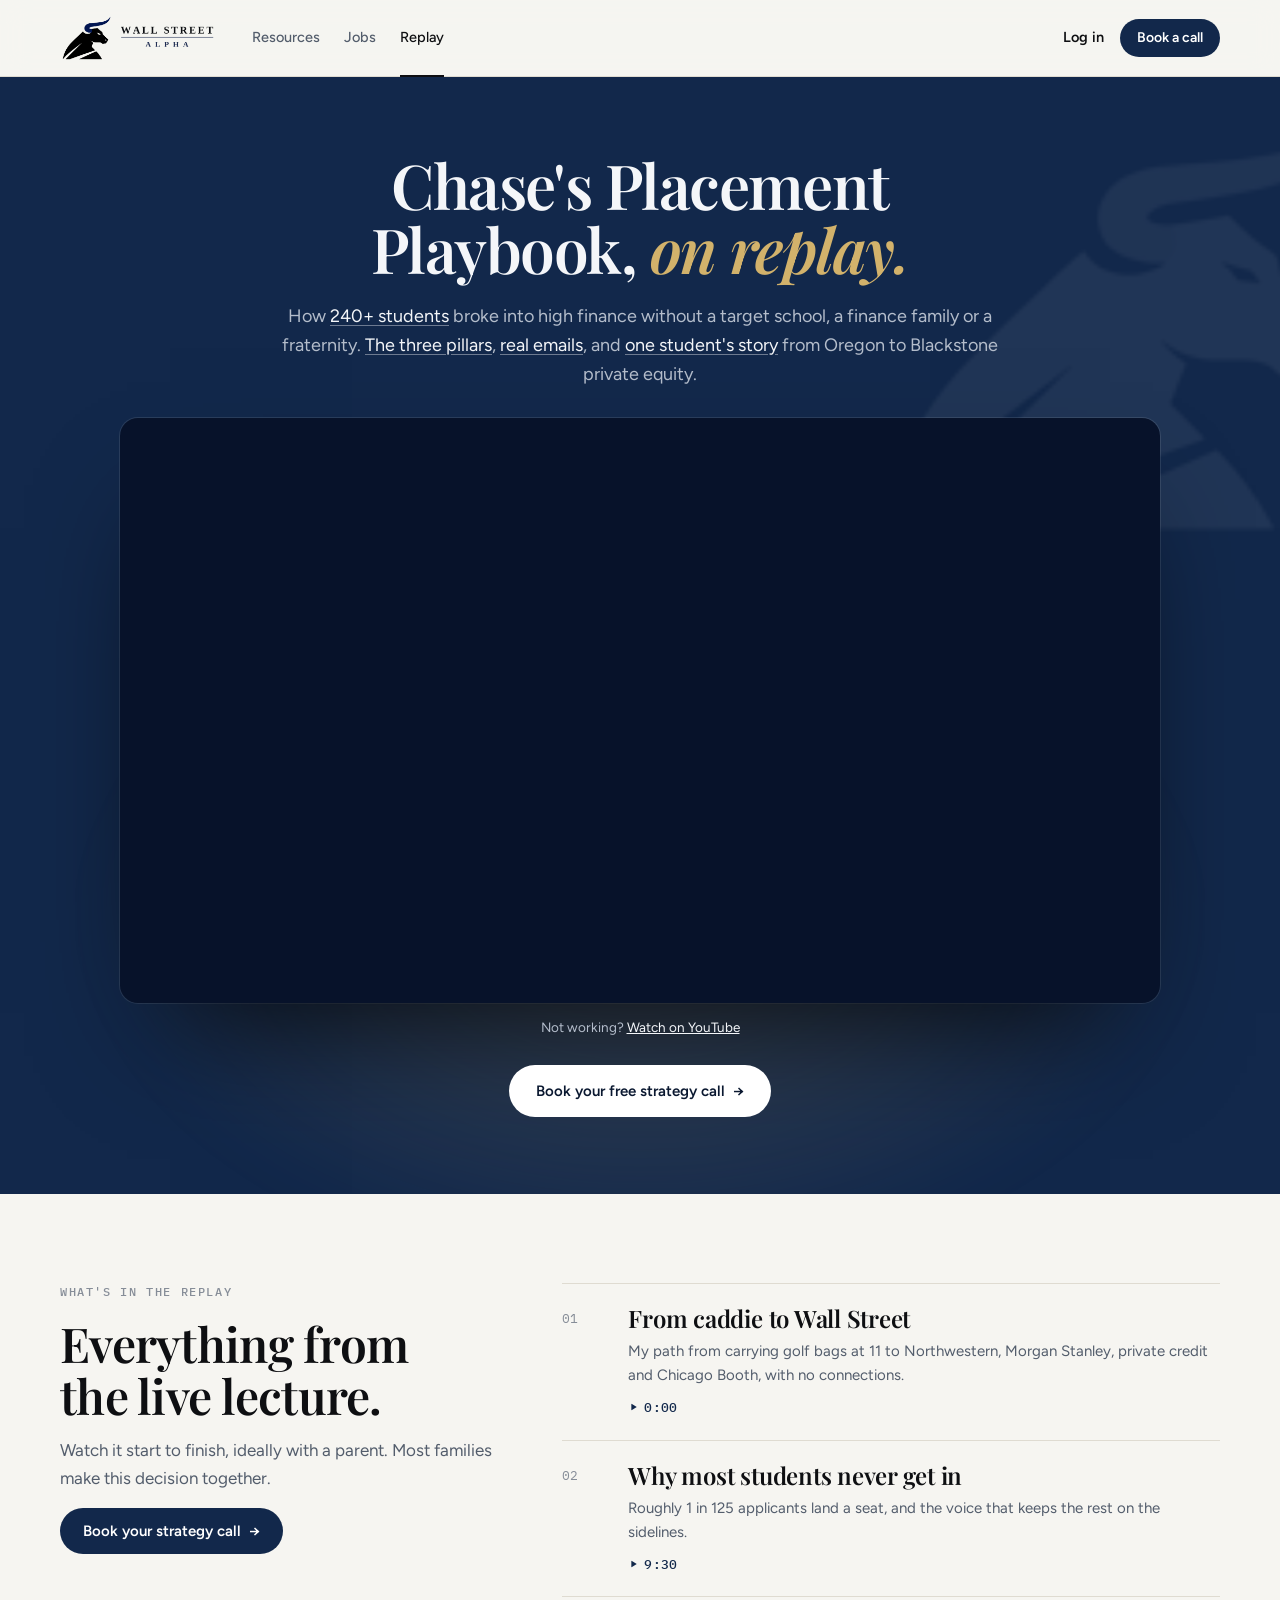
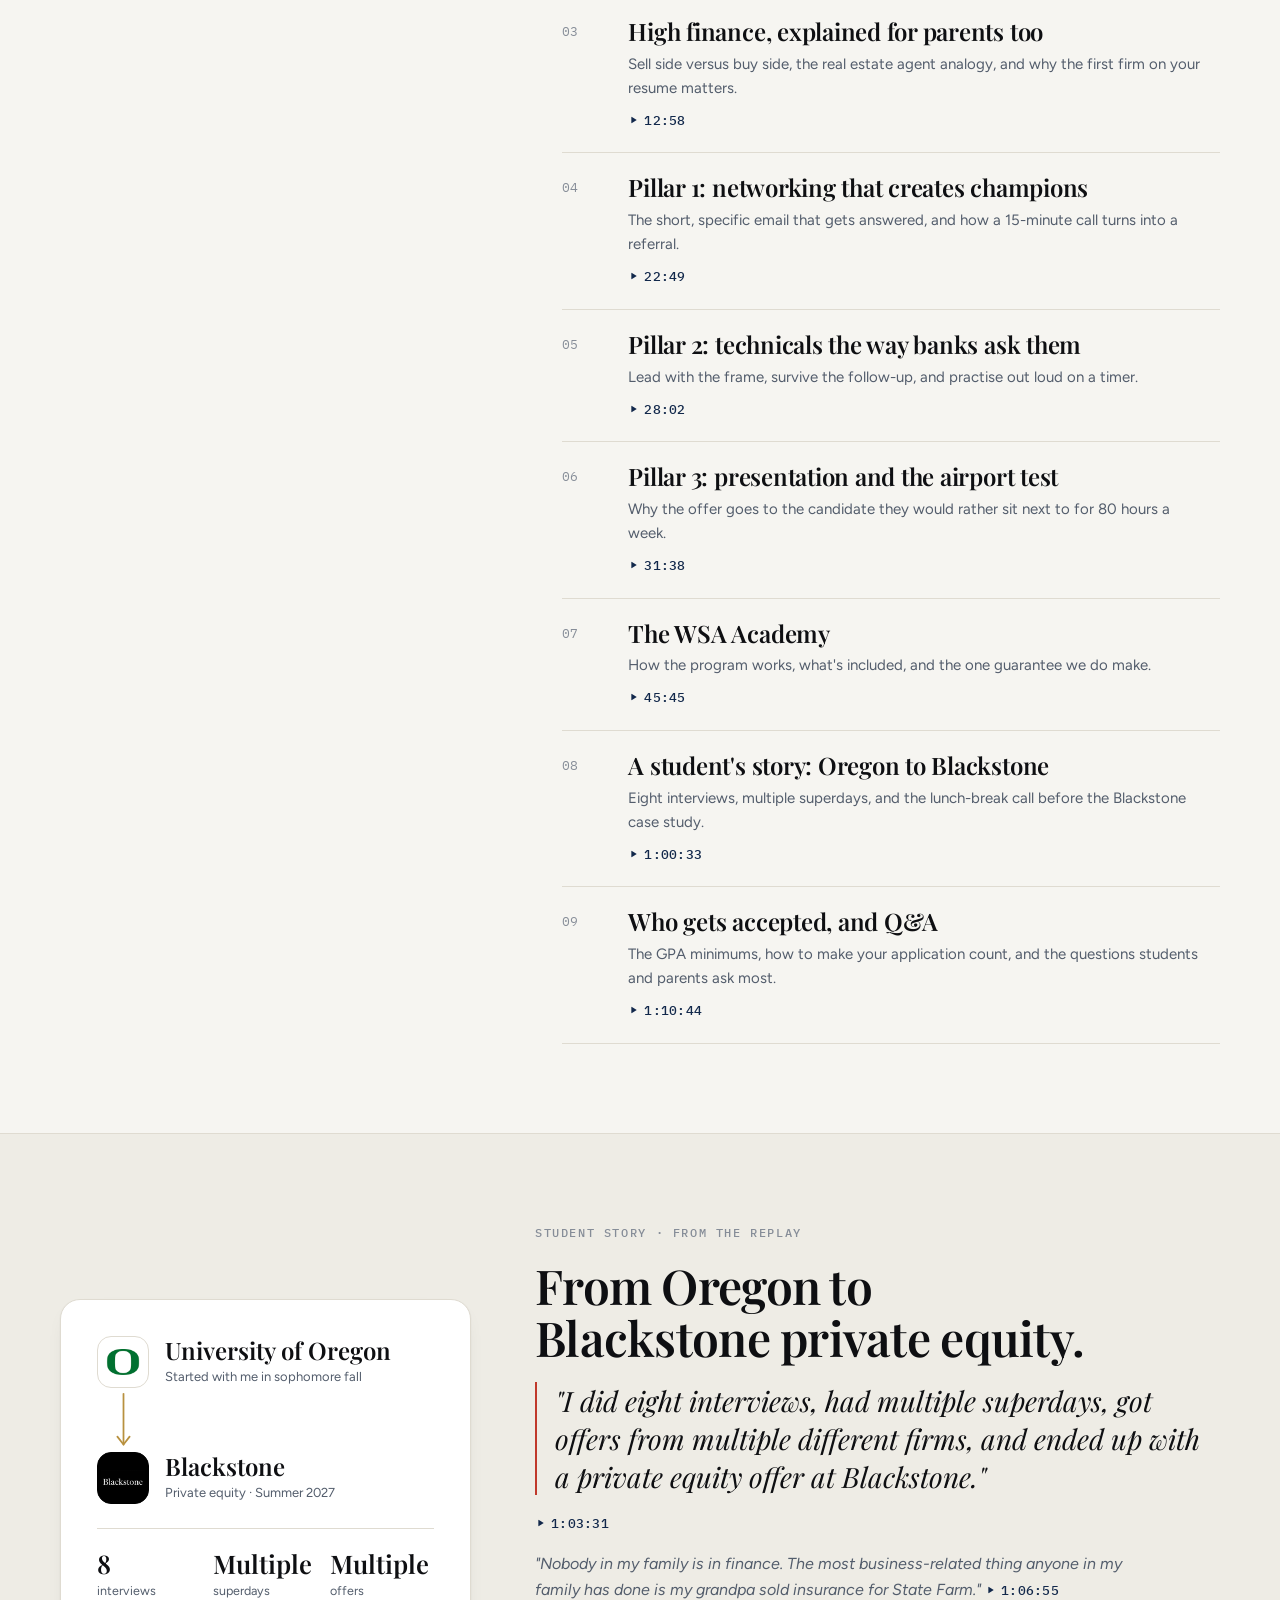
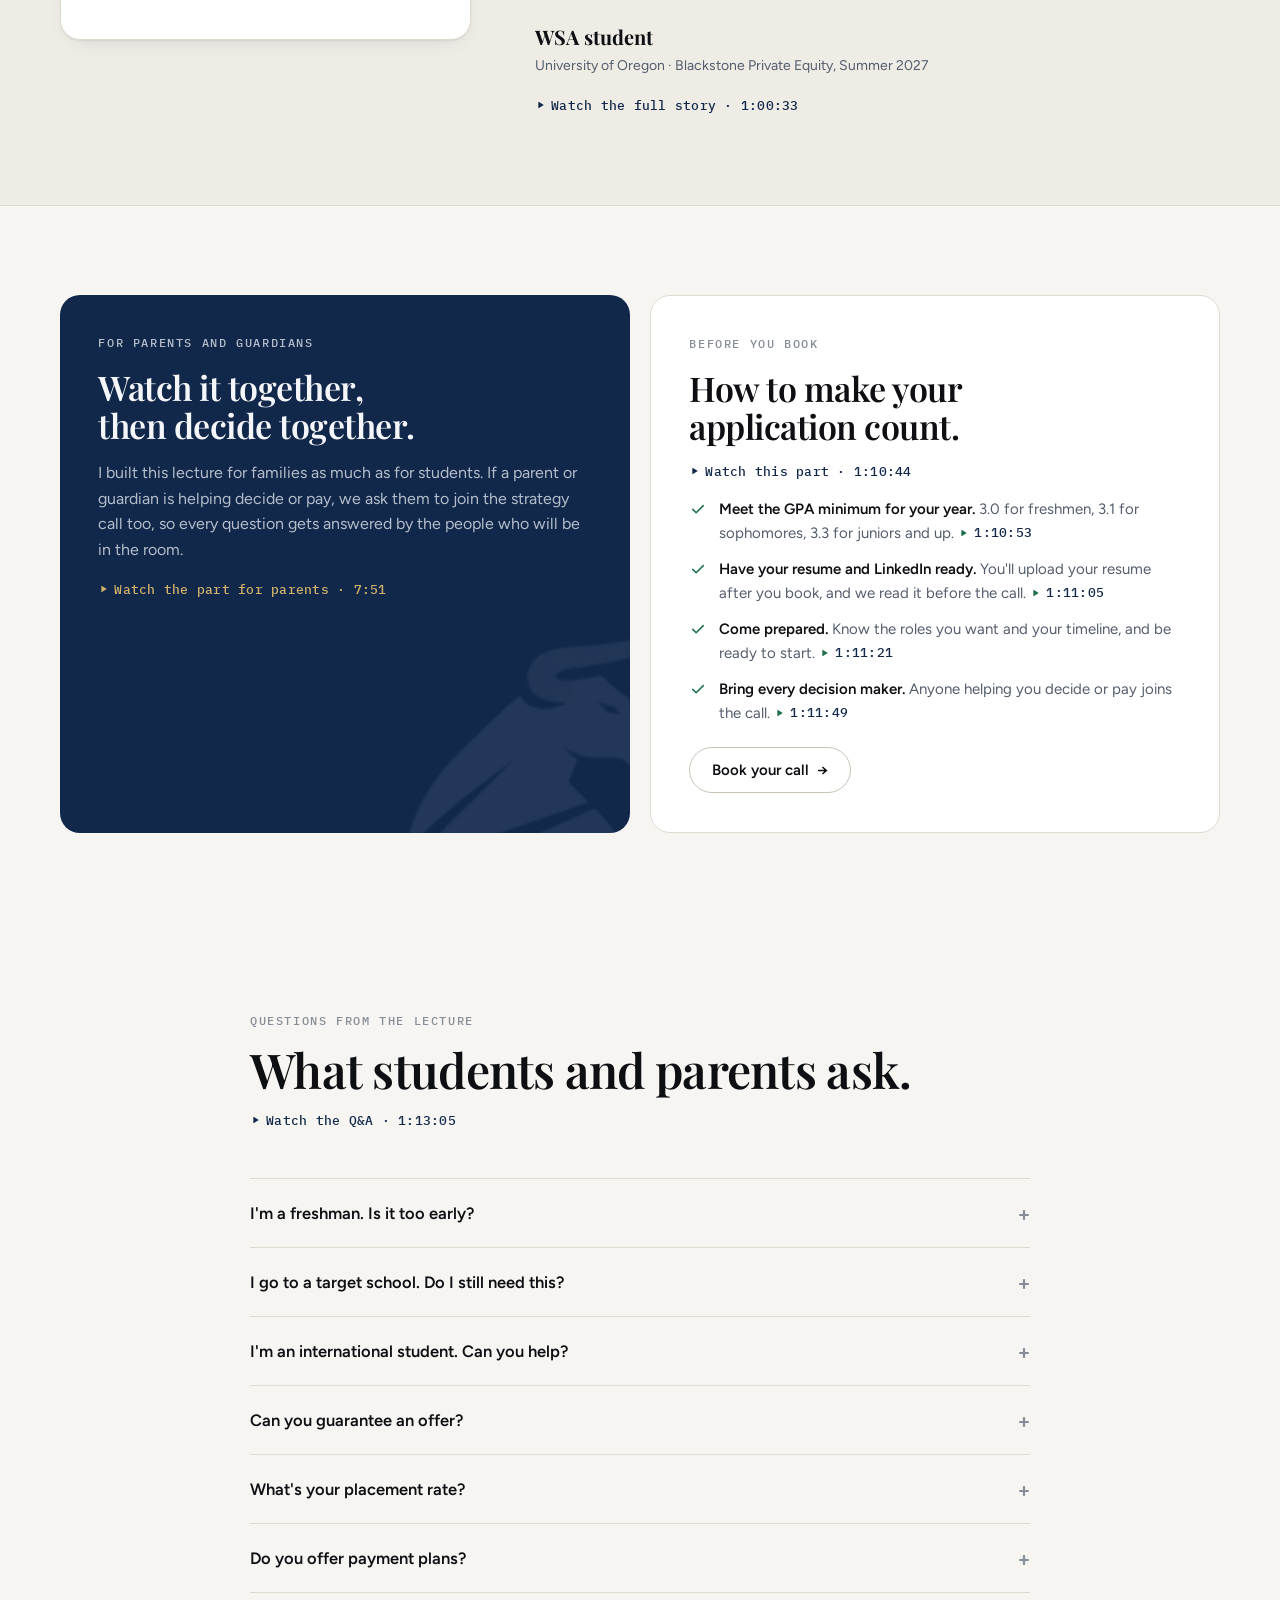
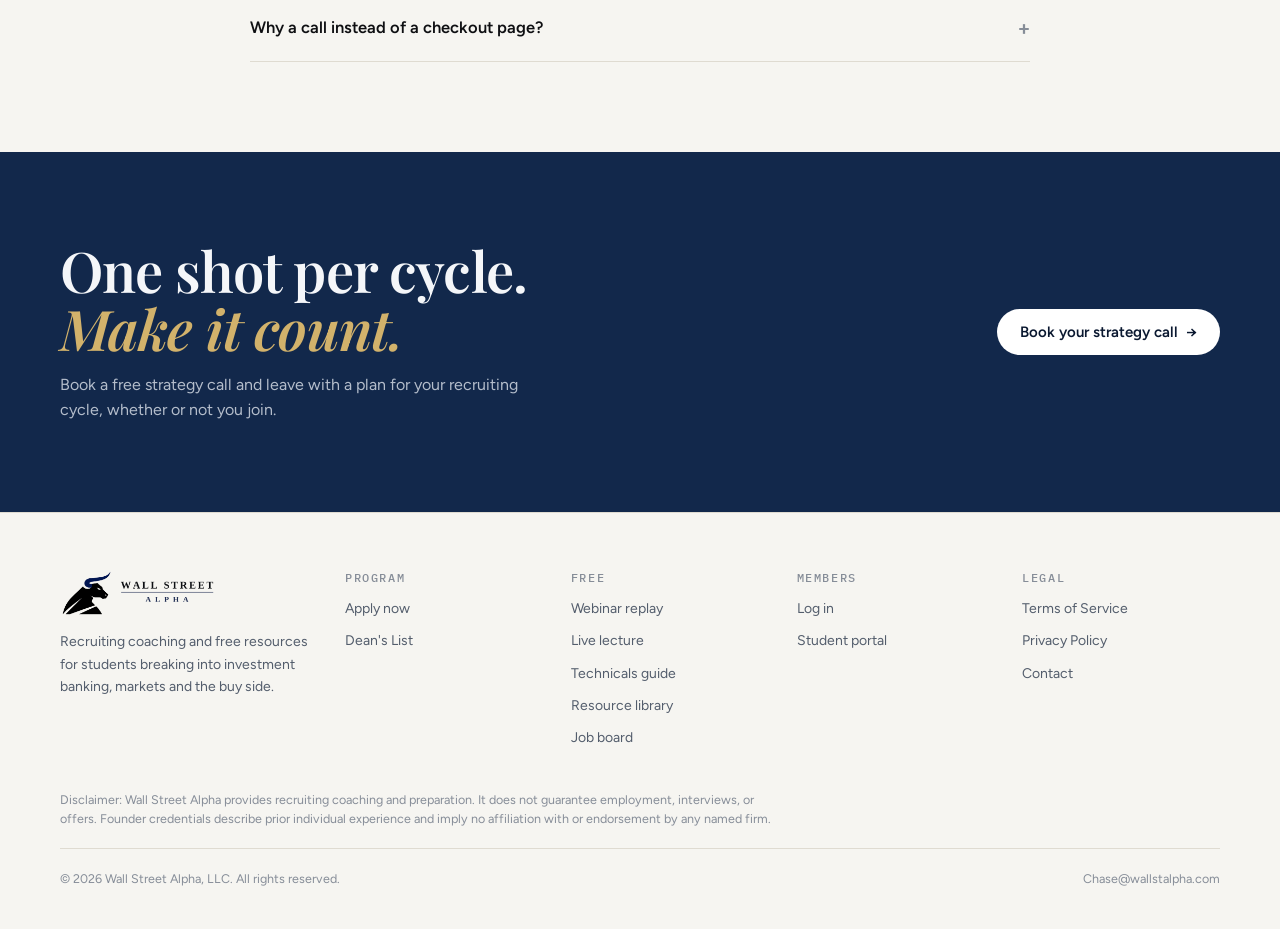
<file: replay.html>
<!doctype html>
<html lang="en">
<head>
<meta charset="utf-8">
<meta name="viewport" content="width=device-width, initial-scale=1, viewport-fit=cover">
<title>Webinar replay · Chase's Placement Playbook · Wall Street Alpha</title>
<meta name="description" content="Watch the full replay of Chase Enloe's Placement Playbook lecture: networking, technicals and presentation, plus one student's story from Oregon to Blackstone private equity.">
<meta name="robots" content="noindex, nofollow">
<link rel="icon" type="image/png" href="assets/wsa-bull.png">
<link rel="preconnect" href="https://fonts.googleapis.com">
<link rel="preconnect" href="https://fonts.gstatic.com" crossorigin>
<link rel="preconnect" href="https://fast.wistia.com">
<link rel="stylesheet" href="https://fonts.googleapis.com/css2?family=Playfair+Display:ital,wght@0,500;0,600;0,700;1,500;1,600&family=Figtree:wght@400;500;600;700&family=IBM+Plex+Mono:wght@400;500&display=swap">
<link rel="stylesheet" href="assets/site.css">
<script>!function(d){if(window.matchMedia&&!matchMedia("(prefers-reduced-motion: reduce)").matches){d.classList.add("js-motion");setTimeout(function(){if(!window.WSA_MOTION)d.classList.remove("js-motion")},3000)}}(document.documentElement)</script>
<script src="https://fast.wistia.com/player.js" async></script><script src="https://fast.wistia.com/embed/phc5ozzrj3.js" async type="module"></script><style>wistia-player[media-id='phc5ozzrj3']:not(:defined) { background: center / contain no-repeat url('https://fast.wistia.com/embed/medias/phc5ozzrj3/swatch'); display: block; filter: blur(5px); padding-top:56.25%; }</style>
</head>
<body data-page="replay">
<header class="header">
  <div class="wrap bar">
    <a class="brand" href="./" aria-label="Wall Street Alpha home"><img class="lockup" src="assets/wsa-lockup.png" alt="Wall Street Alpha" width="156" height="48"></a>
    <nav class="nav" aria-label="Main"><a href="resources.html">Resources</a><a href="jobs.html">Jobs</a><a href="replay.html" aria-current="page">Replay</a></nav>
    <div class="bar-right">
      <a class="link" href="https://wallstalpha.com/login" data-when="out">Log in</a>
      <a class="btn btn--solid btn--sm" href="book-call.html" data-book>Book a call</a>
      <button class="menu-btn" type="button" aria-expanded="false" aria-controls="mobile-panel" aria-label="Open menu"><svg viewBox="0 0 24 24" fill="none" stroke="currentColor" stroke-width="2" stroke-linecap="round" stroke-linejoin="round" aria-hidden="true"><path d="M4 7h16M4 12h16M4 17h16"/></svg></button>
    </div>
  </div>
  <div class="wrap mobile-panel" id="mobile-panel"><a href="resources.html">Resources</a><a href="jobs.html">Jobs</a><a href="replay.html">Webinar replay</a><a href="deans-list.html">Dean's List</a></div>
</header>
<main>
<section class="replay-hero on-band">
  <img class="ghost" src="assets/wsa-bull.png" alt="">
  <div class="wrap replay-hero-in">
    <h1 data-split>Chase's Placement Playbook, <em>on replay.</em></h1>
    <p class="sub" data-rise style="--rise-delay:450ms">How <a href="https://www.youtube.com/watch?v=kRwJPE0mRws&amp;t=407s" data-seek="407" target="_blank" rel="noopener">240+ students</a> broke into high finance without a target school, a finance family or a fraternity. <a href="https://www.youtube.com/watch?v=kRwJPE0mRws&amp;t=1340s" data-seek="1340" target="_blank" rel="noopener">The three pillars</a>, <a href="https://www.youtube.com/watch?v=kRwJPE0mRws&amp;t=1409s" data-seek="1409" target="_blank" rel="noopener">real emails</a>, and <a href="https://www.youtube.com/watch?v=kRwJPE0mRws&amp;t=3633s" data-seek="3633" target="_blank" rel="noopener">one student&#39;s story</a> from Oregon to Blackstone private equity.</p>
    <div class="replay-player" data-player data-rise style="--rise-delay:600ms">
      <wistia-player media-id="phc5ozzrj3" aspect="1.7777777777777777"></wistia-player>
    </div>
    <p class="replay-alt">Not working? <a href="https://www.youtube.com/watch?v=kRwJPE0mRws" target="_blank" rel="noopener">Watch on YouTube</a></p>
    <div class="ctas replay-ctas" data-rise style="--rise-delay:750ms">
      <a class="btn btn--solid" href="book-call.html" data-book data-magnetic>Book your free strategy call <span class="arr" aria-hidden="true">→</span></a>
    </div>
    <div class="replay-deadline" data-until="2026-11-01T23:59:00-05:00" data-rise style="--rise-delay:850ms">
      <span class="label">November cohort · applications close in</span>
      <div class="countdown" data-countdown="2026-11-01T23:59:00-05:00" aria-label="Time until applications close">
        <div><b data-d>00</b><span>Days</span></div><div><b data-h>00</b><span>Hrs</span></div><div><b data-m>00</b><span>Min</span></div><div><b data-s>00</b><span>Sec</span></div>
      </div>
    </div>
  </div>
</section>

<section class="section"><div class="wrap chapters-grid">
  <div class="chapters-head" data-rise-group>
    <span class="label">What's in the replay</span>
    <h2 class="h2">Everything from the live lecture.</h2>
    <p class="sub">Watch it start to finish, ideally with a parent. Most families make this decision together.</p>
    <div class="ctas"><a class="btn btn--solid" href="book-call.html" data-book>Book your strategy call <span class="arr" aria-hidden="true">→</span></a></div>
  </div>
  <ol class="chapters" data-rise-group>
    <li><a class="chapter" href="https://www.youtube.com/watch?v=kRwJPE0mRws" data-seek="0" target="_blank" rel="noopener"><span class="n">01</span><div><b>From caddie to Wall Street</b><p>My path from carrying golf bags at 11 to Northwestern, Morgan Stanley, private credit and Chicago Booth, with no connections.</p><span class="seek"><svg viewBox="0 0 24 24" fill="currentColor" aria-hidden="true"><path d="M8 5.5v13a1 1 0 0 0 1.5.86l10.6-6.5a1 1 0 0 0 0-1.72L9.5 4.64A1 1 0 0 0 8 5.5Z"/></svg>0:00</span></div></a></li>
    <li><a class="chapter" href="https://www.youtube.com/watch?v=kRwJPE0mRws&amp;t=570s" data-seek="570" target="_blank" rel="noopener"><span class="n">02</span><div><b>Why most students never get in</b><p>Roughly 1 in 125 applicants land a seat, and the voice that keeps the rest on the sidelines.</p><span class="seek"><svg viewBox="0 0 24 24" fill="currentColor" aria-hidden="true"><path d="M8 5.5v13a1 1 0 0 0 1.5.86l10.6-6.5a1 1 0 0 0 0-1.72L9.5 4.64A1 1 0 0 0 8 5.5Z"/></svg>9:30</span></div></a></li>
    <li><a class="chapter" href="https://www.youtube.com/watch?v=kRwJPE0mRws&amp;t=778s" data-seek="778" target="_blank" rel="noopener"><span class="n">03</span><div><b>High finance, explained for parents too</b><p>Sell side versus buy side, the real estate agent analogy, and why the first firm on your resume matters.</p><span class="seek"><svg viewBox="0 0 24 24" fill="currentColor" aria-hidden="true"><path d="M8 5.5v13a1 1 0 0 0 1.5.86l10.6-6.5a1 1 0 0 0 0-1.72L9.5 4.64A1 1 0 0 0 8 5.5Z"/></svg>12:58</span></div></a></li>
    <li><a class="chapter" href="https://www.youtube.com/watch?v=kRwJPE0mRws&amp;t=1369s" data-seek="1369" target="_blank" rel="noopener"><span class="n">04</span><div><b>Pillar 1: networking that creates champions</b><p>The short, specific email that gets answered, and how a 15-minute call turns into a referral.</p><span class="seek"><svg viewBox="0 0 24 24" fill="currentColor" aria-hidden="true"><path d="M8 5.5v13a1 1 0 0 0 1.5.86l10.6-6.5a1 1 0 0 0 0-1.72L9.5 4.64A1 1 0 0 0 8 5.5Z"/></svg>22:49</span></div></a></li>
    <li><a class="chapter" href="https://www.youtube.com/watch?v=kRwJPE0mRws&amp;t=1682s" data-seek="1682" target="_blank" rel="noopener"><span class="n">05</span><div><b>Pillar 2: technicals the way banks ask them</b><p>Lead with the frame, survive the follow-up, and practise out loud on a timer.</p><span class="seek"><svg viewBox="0 0 24 24" fill="currentColor" aria-hidden="true"><path d="M8 5.5v13a1 1 0 0 0 1.5.86l10.6-6.5a1 1 0 0 0 0-1.72L9.5 4.64A1 1 0 0 0 8 5.5Z"/></svg>28:02</span></div></a></li>
    <li><a class="chapter" href="https://www.youtube.com/watch?v=kRwJPE0mRws&amp;t=1898s" data-seek="1898" target="_blank" rel="noopener"><span class="n">06</span><div><b>Pillar 3: presentation and the airport test</b><p>Why the offer goes to the candidate they would rather sit next to for 80 hours a week.</p><span class="seek"><svg viewBox="0 0 24 24" fill="currentColor" aria-hidden="true"><path d="M8 5.5v13a1 1 0 0 0 1.5.86l10.6-6.5a1 1 0 0 0 0-1.72L9.5 4.64A1 1 0 0 0 8 5.5Z"/></svg>31:38</span></div></a></li>
    <li><a class="chapter" href="https://www.youtube.com/watch?v=kRwJPE0mRws&amp;t=2745s" data-seek="2745" target="_blank" rel="noopener"><span class="n">07</span><div><b>The WSA Academy</b><p>How the program works, what's included, and the one guarantee we do make.</p><span class="seek"><svg viewBox="0 0 24 24" fill="currentColor" aria-hidden="true"><path d="M8 5.5v13a1 1 0 0 0 1.5.86l10.6-6.5a1 1 0 0 0 0-1.72L9.5 4.64A1 1 0 0 0 8 5.5Z"/></svg>45:45</span></div></a></li>
    <li><a class="chapter" href="https://www.youtube.com/watch?v=kRwJPE0mRws&amp;t=3633s" data-seek="3633" target="_blank" rel="noopener"><span class="n">08</span><div><b>A student's story: Oregon to Blackstone</b><p>Eight interviews, multiple superdays, and the lunch-break call before the Blackstone case study.</p><span class="seek"><svg viewBox="0 0 24 24" fill="currentColor" aria-hidden="true"><path d="M8 5.5v13a1 1 0 0 0 1.5.86l10.6-6.5a1 1 0 0 0 0-1.72L9.5 4.64A1 1 0 0 0 8 5.5Z"/></svg>1:00:33</span></div></a></li>
    <li><a class="chapter" href="https://www.youtube.com/watch?v=kRwJPE0mRws&amp;t=4244s" data-seek="4244" target="_blank" rel="noopener"><span class="n">09</span><div><b>Who gets accepted, and Q&amp;A</b><p>The GPA minimums, how to make your application count, and the questions students and parents ask most.</p><span class="seek"><svg viewBox="0 0 24 24" fill="currentColor" aria-hidden="true"><path d="M8 5.5v13a1 1 0 0 0 1.5.86l10.6-6.5a1 1 0 0 0 0-1.72L9.5 4.64A1 1 0 0 0 8 5.5Z"/></svg>1:10:44</span></div></a></li>
  </ol>
</div></section>

<section class="section section--sunk"><div class="wrap story">
  <div class="story-path" data-rise>
    <div class="story-node"><img class="lg" src="assets/logos/wins/oregon.png" alt="" width="52" height="52"><span><b>University of Oregon</b><small>Started with me in sophomore fall</small></span></div>
    <span class="story-line" aria-hidden="true"><svg viewBox="0 0 24 64" fill="none" stroke="currentColor" stroke-width="2" stroke-linecap="round" stroke-linejoin="round"><path d="M12 2v58"/><path d="m5 51 7 9 7-9"/></svg></span>
    <div class="story-node"><img class="lg lg--dark" src="assets/logos/wins/blackstone.jpg" alt="" width="52" height="52"><span><b>Blackstone</b><small>Private equity · Summer 2027</small></span></div>
    <div class="story-stats"><div><b>8</b><span>interviews</span></div><div><b>Multiple</b><span>superdays</span></div><div><b>Multiple</b><span>offers</span></div></div>
  </div>
  <div class="story-copy" data-rise-group>
    <span class="label">Student story · from the replay</span>
    <h2 class="h2">From Oregon to Blackstone private equity.</h2>
    <blockquote>"I did eight interviews, had multiple superdays, got offers from multiple different firms, and ended up with a private equity offer at Blackstone."</blockquote>
    <a class="seek" href="https://www.youtube.com/watch?v=kRwJPE0mRws&amp;t=3811s" data-seek="3811" target="_blank" rel="noopener"><svg viewBox="0 0 24 24" fill="currentColor" aria-hidden="true"><path d="M8 5.5v13a1 1 0 0 0 1.5.86l10.6-6.5a1 1 0 0 0 0-1.72L9.5 4.64A1 1 0 0 0 8 5.5Z"/></svg>1:03:31</a>
    <p class="story-aside">"Nobody in my family is in finance. The most business-related thing anyone in my family has done is my grandpa sold insurance for State Farm." <a class="seek" href="https://www.youtube.com/watch?v=kRwJPE0mRws&amp;t=4015s" data-seek="4015" target="_blank" rel="noopener"><svg viewBox="0 0 24 24" fill="currentColor" aria-hidden="true"><path d="M8 5.5v13a1 1 0 0 0 1.5.86l10.6-6.5a1 1 0 0 0 0-1.72L9.5 4.64A1 1 0 0 0 8 5.5Z"/></svg>1:06:55</a></p>
    <div class="story-meta"><b>WSA student</b><span>University of Oregon · Blackstone Private Equity, Summer 2027</span></div>
    <a class="seek" href="https://www.youtube.com/watch?v=kRwJPE0mRws&amp;t=3633s" data-seek="3633" target="_blank" rel="noopener"><svg viewBox="0 0 24 24" fill="currentColor" aria-hidden="true"><path d="M8 5.5v13a1 1 0 0 0 1.5.86l10.6-6.5a1 1 0 0 0 0-1.72L9.5 4.64A1 1 0 0 0 8 5.5Z"/></svg>Watch the full story · 1:00:33</a>
  </div>
</div></section>

<section class="section"><div class="wrap grid-2 replay-pair">
  <article class="parents-card" data-rise data-spot>
    <img class="ghost" src="assets/wsa-bull.png" alt="">
    <span class="label">For parents and guardians</span>
    <h2>Watch it together, then decide together.</h2>
    <p>I built this lecture for families as much as for students. If a parent or guardian is helping decide or pay, we ask them to join the strategy call too, so every question gets answered by the people who will be in the room.</p>
    <a class="seek" href="https://www.youtube.com/watch?v=kRwJPE0mRws&amp;t=471s" data-seek="471" target="_blank" rel="noopener"><svg viewBox="0 0 24 24" fill="currentColor" aria-hidden="true"><path d="M8 5.5v13a1 1 0 0 0 1.5.86l10.6-6.5a1 1 0 0 0 0-1.72L9.5 4.64A1 1 0 0 0 8 5.5Z"/></svg>Watch the part for parents · 7:51</a>
  </article>
  <article class="checklist" data-rise style="--rise-delay:120ms">
    <span class="label">Before you book</span>
    <h2>How to make your application count.</h2>
    <a class="seek" href="https://www.youtube.com/watch?v=kRwJPE0mRws&amp;t=4244s" data-seek="4244" target="_blank" rel="noopener"><svg viewBox="0 0 24 24" fill="currentColor" aria-hidden="true"><path d="M8 5.5v13a1 1 0 0 0 1.5.86l10.6-6.5a1 1 0 0 0 0-1.72L9.5 4.64A1 1 0 0 0 8 5.5Z"/></svg>Watch this part · 1:10:44</a>
    <ul class="ticks">
      <li><svg viewBox="0 0 24 24" fill="none" stroke="currentColor" stroke-width="2" stroke-linecap="round" stroke-linejoin="round" aria-hidden="true"><path d="m5 12.5 4.5 4.5L19 7.5"/></svg><span><b>Meet the GPA minimum for your year.</b> 3.0 for freshmen, 3.1 for sophomores, 3.3 for juniors and up. <a class="seek" href="https://www.youtube.com/watch?v=kRwJPE0mRws&amp;t=4253s" data-seek="4253" target="_blank" rel="noopener"><svg viewBox="0 0 24 24" fill="currentColor" aria-hidden="true"><path d="M8 5.5v13a1 1 0 0 0 1.5.86l10.6-6.5a1 1 0 0 0 0-1.72L9.5 4.64A1 1 0 0 0 8 5.5Z"/></svg>1:10:53</a></span></li>
      <li><svg viewBox="0 0 24 24" fill="none" stroke="currentColor" stroke-width="2" stroke-linecap="round" stroke-linejoin="round" aria-hidden="true"><path d="m5 12.5 4.5 4.5L19 7.5"/></svg><span><b>Have your resume and LinkedIn ready.</b> You'll upload your resume after you book, and we read it before the call. <a class="seek" href="https://www.youtube.com/watch?v=kRwJPE0mRws&amp;t=4265s" data-seek="4265" target="_blank" rel="noopener"><svg viewBox="0 0 24 24" fill="currentColor" aria-hidden="true"><path d="M8 5.5v13a1 1 0 0 0 1.5.86l10.6-6.5a1 1 0 0 0 0-1.72L9.5 4.64A1 1 0 0 0 8 5.5Z"/></svg>1:11:05</a></span></li>
      <li><svg viewBox="0 0 24 24" fill="none" stroke="currentColor" stroke-width="2" stroke-linecap="round" stroke-linejoin="round" aria-hidden="true"><path d="m5 12.5 4.5 4.5L19 7.5"/></svg><span><b>Come prepared.</b> Know the roles you want and your timeline, and be ready to start. <a class="seek" href="https://www.youtube.com/watch?v=kRwJPE0mRws&amp;t=4281s" data-seek="4281" target="_blank" rel="noopener"><svg viewBox="0 0 24 24" fill="currentColor" aria-hidden="true"><path d="M8 5.5v13a1 1 0 0 0 1.5.86l10.6-6.5a1 1 0 0 0 0-1.72L9.5 4.64A1 1 0 0 0 8 5.5Z"/></svg>1:11:21</a></span></li>
      <li><svg viewBox="0 0 24 24" fill="none" stroke="currentColor" stroke-width="2" stroke-linecap="round" stroke-linejoin="round" aria-hidden="true"><path d="m5 12.5 4.5 4.5L19 7.5"/></svg><span><b>Bring every decision maker.</b> Anyone helping you decide or pay joins the call. <a class="seek" href="https://www.youtube.com/watch?v=kRwJPE0mRws&amp;t=4309s" data-seek="4309" target="_blank" rel="noopener"><svg viewBox="0 0 24 24" fill="currentColor" aria-hidden="true"><path d="M8 5.5v13a1 1 0 0 0 1.5.86l10.6-6.5a1 1 0 0 0 0-1.72L9.5 4.64A1 1 0 0 0 8 5.5Z"/></svg>1:11:49</a></span></li>
    </ul>
    <div class="ctas"><a class="btn btn--ghost" href="book-call.html" data-book>Book your call <span class="arr" aria-hidden="true">→</span></a></div>
  </article>
</div></section>

<section class="section section--sunk" data-until="2026-11-10T23:59:00-05:00"><div class="wrap">
  <div class="section-head" data-rise-group><span class="label">Key dates</span><h2 class="h2">The November cohort.</h2>
    <p class="sub">Every cohort is capped, so places go to the students who are ready first.</p></div>
  <ol class="dates" data-rise-group>
    <li class="is-now"><span class="when">Today</span><b>Book your strategy call</b><p>Pick a time, then upload your resume.</p></li>
    <li data-date="2026-11-01T23:59:00-05:00"><span class="when">Sun, Nov 1</span><b>Applications close</b><p>No new applications after this date.</p></li>
    <li data-date="2026-11-08T23:59:00-05:00"><span class="when">Through Nov 8</span><b>Onboarding</b><p>Get set up with your coach and meet me.</p></li>
    <li data-date="2026-11-10T23:59:00-05:00"><span class="when">Tue, Nov 10</span><b>The cohort starts</b><p>Week one, as recruiting kicks off.</p></li>
  </ol>
</div></section>

<section class="section"><div class="wrap wrap--narrow" style="padding-inline:0">
  <div class="section-head" data-rise-group style="padding-inline:var(--gutter)"><span class="label">Questions from the lecture</span><h2 class="h2">What students and parents ask.</h2><a class="seek" href="https://www.youtube.com/watch?v=kRwJPE0mRws&amp;t=4385s" data-seek="4385" target="_blank" rel="noopener"><svg viewBox="0 0 24 24" fill="currentColor" aria-hidden="true"><path d="M8 5.5v13a1 1 0 0 0 1.5.86l10.6-6.5a1 1 0 0 0 0-1.72L9.5 4.64A1 1 0 0 0 8 5.5Z"/></svg>Watch the Q&amp;A · 1:13:05</a></div>
  <div class="faq" data-rise style="margin-inline:var(--gutter)">
    <details><summary>I'm a freshman. Is it too early?</summary><p>It's the best time to start. Freshmen have the easiest path of anyone: no bad habits to unlearn, and the whole recruiting calendar in front of them. <a class="seek" href="https://www.youtube.com/watch?v=kRwJPE0mRws&amp;t=4391s" data-seek="4391" target="_blank" rel="noopener"><svg viewBox="0 0 24 24" fill="currentColor" aria-hidden="true"><path d="M8 5.5v13a1 1 0 0 0 1.5.86l10.6-6.5a1 1 0 0 0 0-1.72L9.5 4.64A1 1 0 0 0 8 5.5Z"/></svg>Watch my answer · 1:13:11</a></p></details>
    <details><summary>I go to a target school. Do I still need this?</summary><p>Your competition isn't the student at a non-target. It's the person next to you in the same club, applying to the same seats. <a class="seek" href="https://www.youtube.com/watch?v=kRwJPE0mRws&amp;t=4402s" data-seek="4402" target="_blank" rel="noopener"><svg viewBox="0 0 24 24" fill="currentColor" aria-hidden="true"><path d="M8 5.5v13a1 1 0 0 0 1.5.86l10.6-6.5a1 1 0 0 0 0-1.72L9.5 4.64A1 1 0 0 0 8 5.5Z"/></svg>Watch my answer · 1:13:22</a></p></details>
    <details><summary>I'm an international student. Can you help?</summary><p>Yes, as long as you're studying in, or a citizen of, the US or the country you're applying in. A lot of our coaches were international students themselves. <a class="seek" href="https://www.youtube.com/watch?v=kRwJPE0mRws&amp;t=4412s" data-seek="4412" target="_blank" rel="noopener"><svg viewBox="0 0 24 24" fill="currentColor" aria-hidden="true"><path d="M8 5.5v13a1 1 0 0 0 1.5.86l10.6-6.5a1 1 0 0 0 0-1.72L9.5 4.64A1 1 0 0 0 8 5.5Z"/></svg>Watch my answer · 1:13:32</a></p></details>
    <details><summary>Can you guarantee an offer?</summary><p>No one can honestly promise an offer, and you should be wary of anyone who does. What we do guarantee is that we stay by your side: you keep the platform, the question banks and text access to your coach until you land an offer, however many cycles that takes. <a class="seek" href="https://www.youtube.com/watch?v=kRwJPE0mRws&amp;t=3163s" data-seek="3163" target="_blank" rel="noopener"><svg viewBox="0 0 24 24" fill="currentColor" aria-hidden="true"><path d="M8 5.5v13a1 1 0 0 0 1.5.86l10.6-6.5a1 1 0 0 0 0-1.72L9.5 4.64A1 1 0 0 0 8 5.5Z"/></svg>Watch my answer · 52:43</a></p></details>
    <details><summary>What's your placement rate?</summary><p>It's strong, but we don't publish it. A lot of programs put a big placement rate on their website. When we stopped leading with ours, our results got better: students stopped coming to us expecting a miracle and started coming ready to do the work. The students who land offers aren't the ones with the best school or GPA. They're the ones who send the emails and do the mock interviews every week, with a coach in their corner. If you're looking for a shortcut, the Academy isn't for you. <a class="seek" href="https://www.youtube.com/watch?v=kRwJPE0mRws&amp;t=4431s" data-seek="4431" target="_blank" rel="noopener"><svg viewBox="0 0 24 24" fill="currentColor" aria-hidden="true"><path d="M8 5.5v13a1 1 0 0 0 1.5.86l10.6-6.5a1 1 0 0 0 0-1.72L9.5 4.64A1 1 0 0 0 8 5.5Z"/></svg>Watch my answer · 1:13:51</a></p></details>
    <details><summary>Do you offer payment plans?</summary><p>Yes. We'll go through the options on your strategy call. <a class="seek" href="https://www.youtube.com/watch?v=kRwJPE0mRws&amp;t=4426s" data-seek="4426" target="_blank" rel="noopener"><svg viewBox="0 0 24 24" fill="currentColor" aria-hidden="true"><path d="M8 5.5v13a1 1 0 0 0 1.5.86l10.6-6.5a1 1 0 0 0 0-1.72L9.5 4.64A1 1 0 0 0 8 5.5Z"/></svg>Watch my answer · 1:13:46</a></p></details>
    <details><summary>Why a call instead of a checkout page?</summary><p>Every student's year and timeline are different, and cohorts are capped. On the call we look at your resume, target banks and timeline, map a plan, and tell you honestly whether the Academy is the right fit. If it isn't, we'll point you in the right direction. <a class="seek" href="https://www.youtube.com/watch?v=kRwJPE0mRws&amp;t=4146s" data-seek="4146" target="_blank" rel="noopener"><svg viewBox="0 0 24 24" fill="currentColor" aria-hidden="true"><path d="M8 5.5v13a1 1 0 0 0 1.5.86l10.6-6.5a1 1 0 0 0 0-1.72L9.5 4.64A1 1 0 0 0 8 5.5Z"/></svg>Watch my answer · 1:09:06</a></p></details>
  </div>
</div></section>

<section class="band closing" data-spot><div class="wrap closing-inner" data-rise-group>
  <div><h2>One shot per cycle. <em>Make it count.</em></h2><p>Book a free strategy call and leave with a plan for your recruiting cycle, whether or not you join.</p></div>
  <div class="ctas"><a class="btn btn--solid" href="book-call.html" data-book data-magnetic>Book your strategy call <span class="arr" aria-hidden="true">→</span></a></div>
</div></section>
</main>
<div class="dock" data-dock aria-hidden="true">
  <span class="dock-text"><b>Ready for your plan?</b><span> Free 1:1 strategy call with my team.</span></span>
  <a class="btn btn--solid btn--sm" href="book-call.html" data-book tabindex="-1">Book a call <span class="arr" aria-hidden="true">→</span></a>
</div>
<footer>
  <div class="wrap">
    <div class="foot-grid">
      <div><a class="brand" href="./" aria-label="Wall Street Alpha home"><img class="lockup" src="assets/wsa-lockup.png" alt="Wall Street Alpha" width="156" height="48"></a>
        <p>Recruiting coaching and free resources for students breaking into investment banking, markets and the buy side.</p></div>
      <div class="foot-col"><span class="label">Program</span><a href="apply.html">Apply now</a><a href="deans-list.html">Dean's List</a></div><div class="foot-col"><span class="label">Free</span><a href="replay.html">Webinar replay</a><a href="https://wallstalpha.com/webinar123">Live lecture</a><a href="https://wallstalpha.com/technicalguide">Technicals guide</a><a href="resources.html">Resource library</a><a href="jobs.html">Job board</a></div><div class="foot-col"><span class="label">Members</span><a href="https://wallstalpha.com/login">Log in</a><a href="https://wallstalpha.com/dashboard">Student portal</a></div><div class="foot-col"><span class="label">Legal</span><a href="https://wallstalpha.com/terms">Terms of Service</a><a href="https://wallstalpha.com/privacy">Privacy Policy</a><a href="mailto:Chase@wallstalpha.com">Contact</a></div>
    </div>
    <p class="disclaimer">Disclaimer: Wall Street Alpha provides recruiting coaching and preparation. It does not guarantee employment, interviews, or offers. Founder credentials describe prior individual experience and imply no affiliation with or endorsement by any named firm.</p>
    <div class="legal"><span>© 2026 Wall Street Alpha, LLC. All rights reserved.</span><span>Chase@wallstalpha.com</span></div>
  </div>
</footer>
<script src="assets/site.js" defer></script>
<script src="assets/motion.js" defer></script>
</body>
</html>
</file>
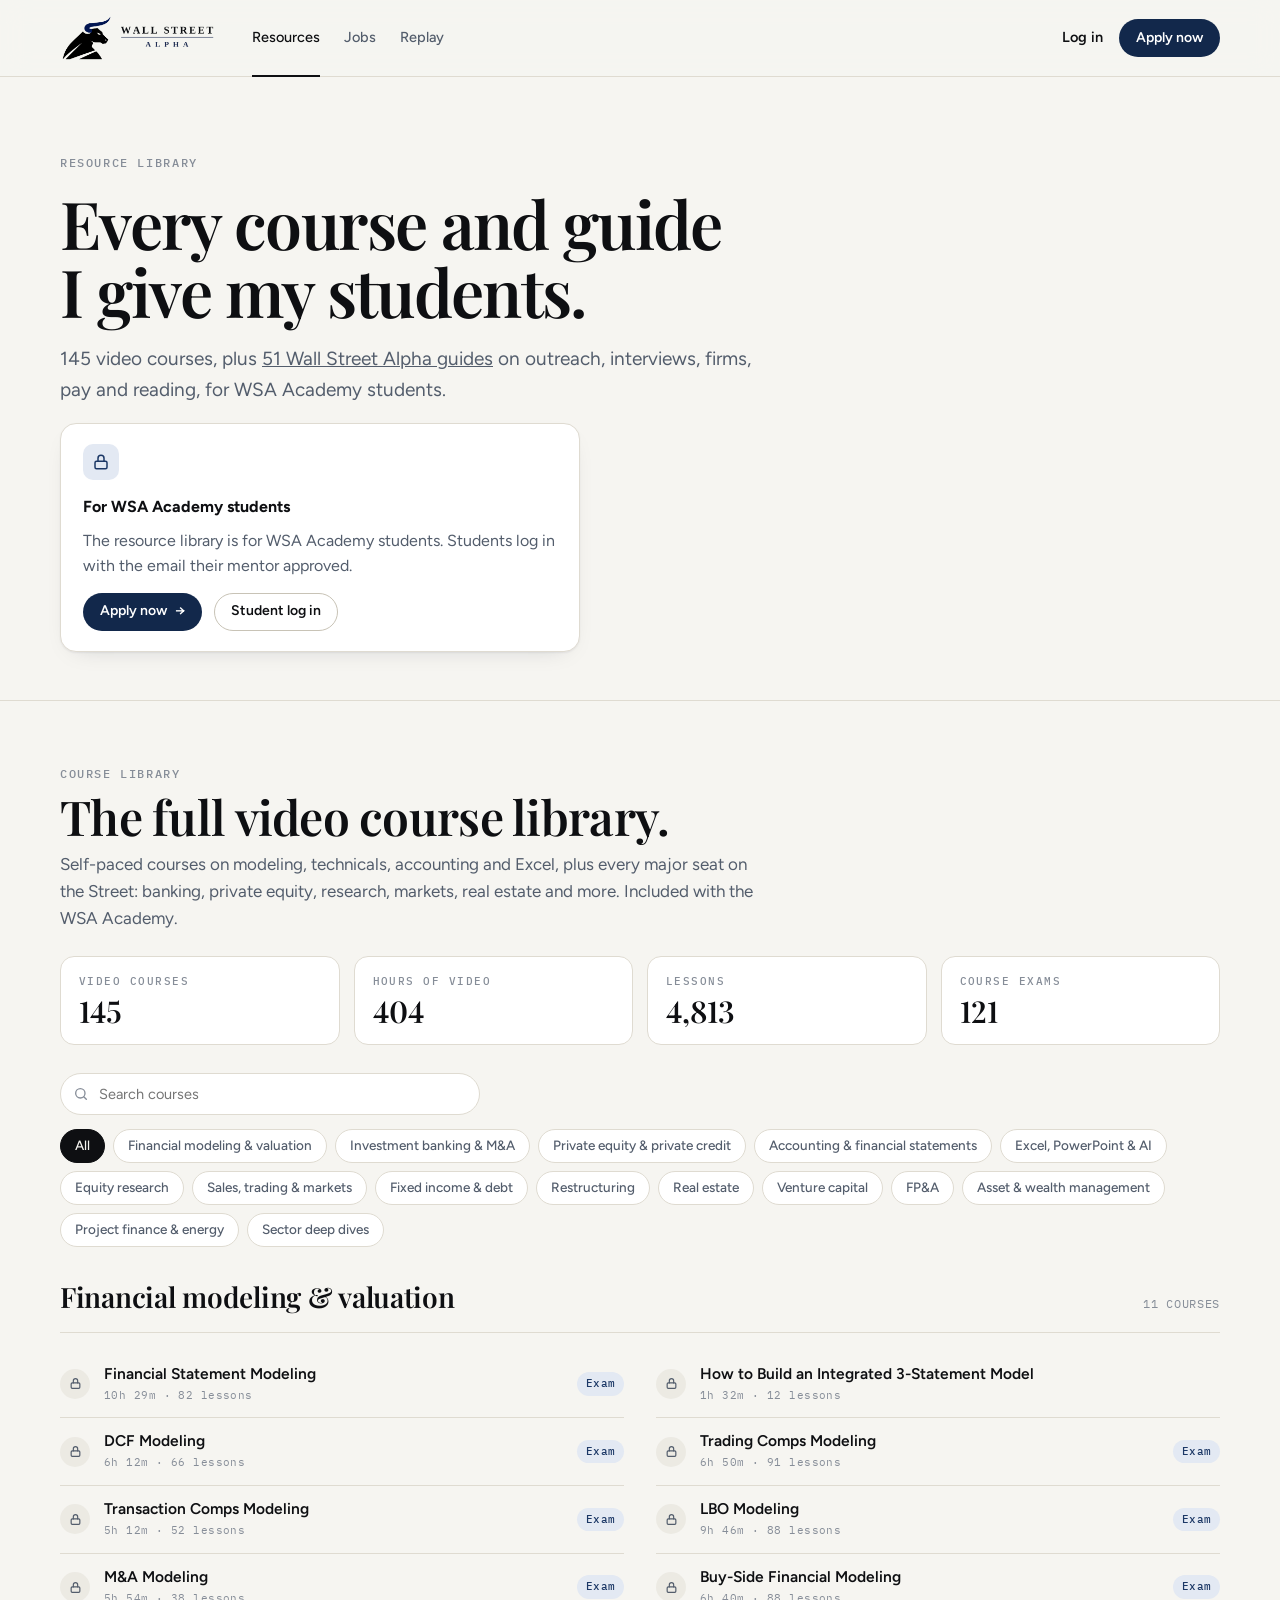
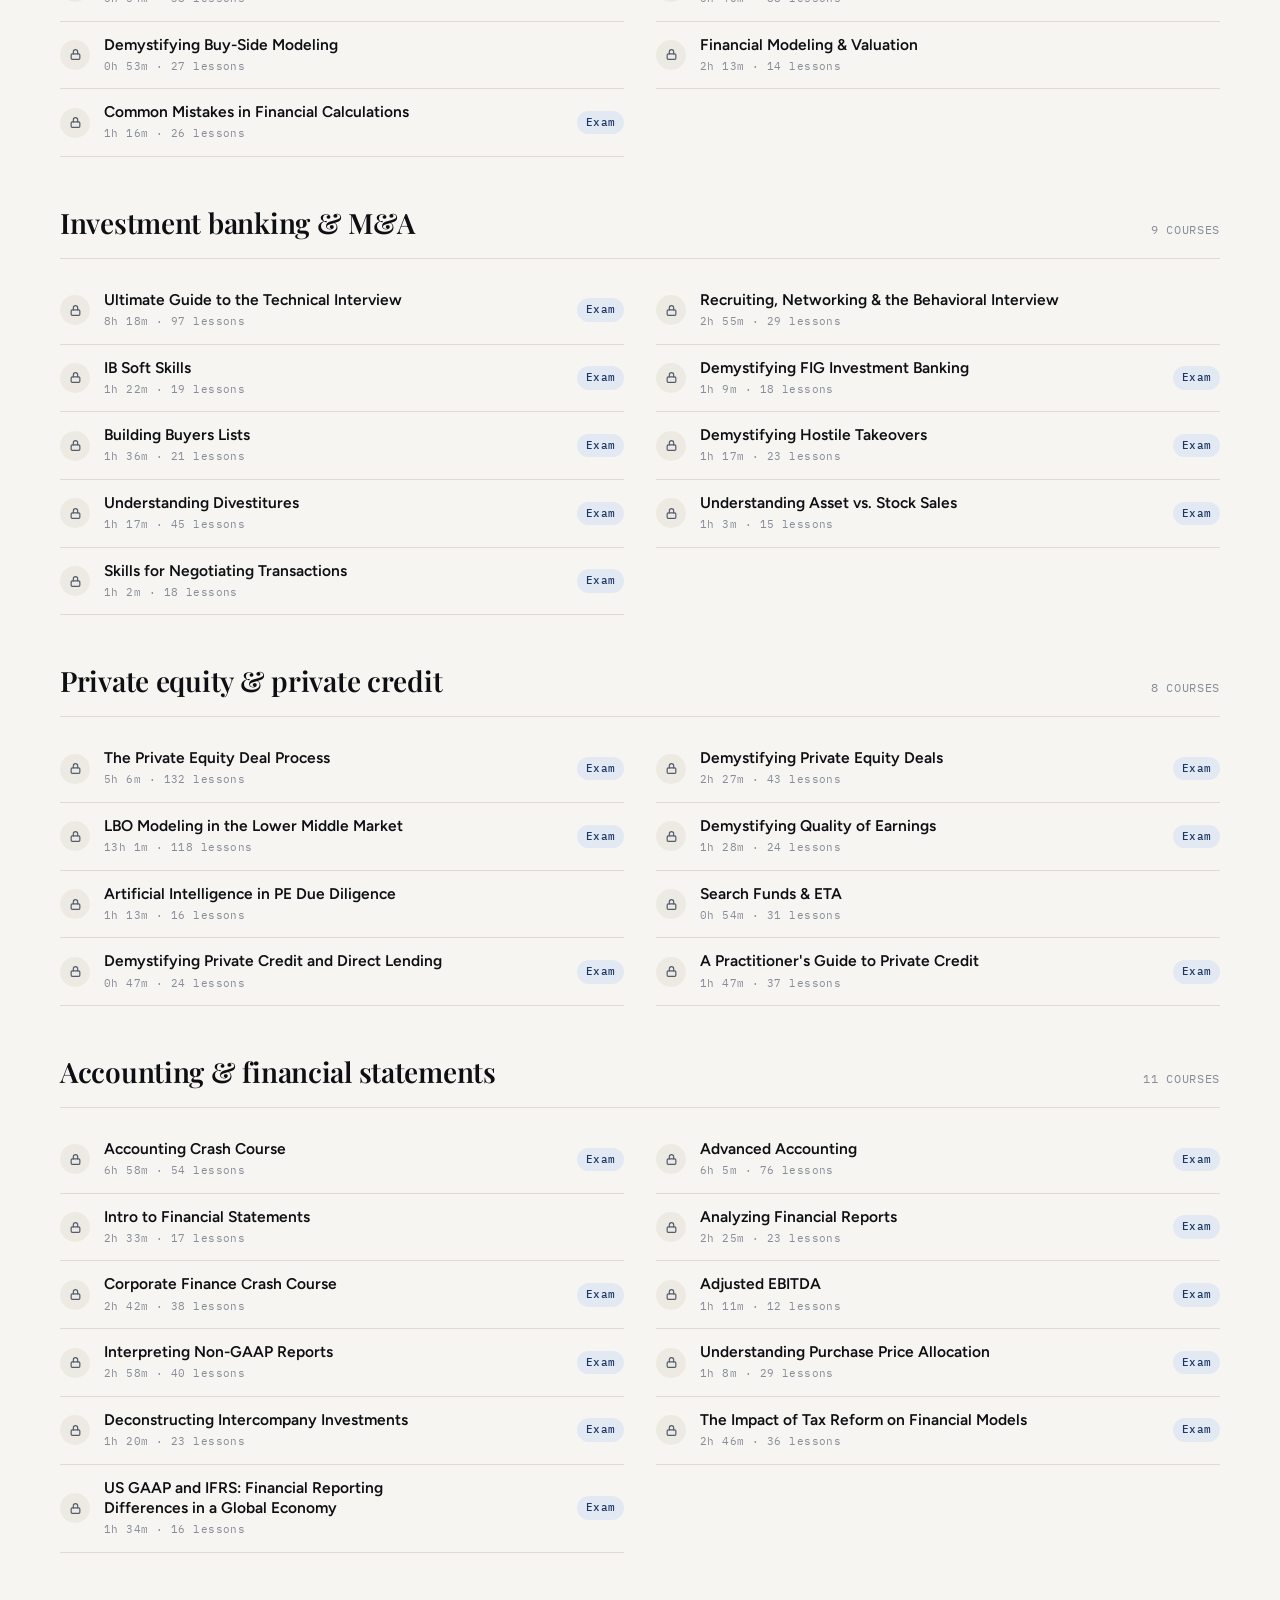
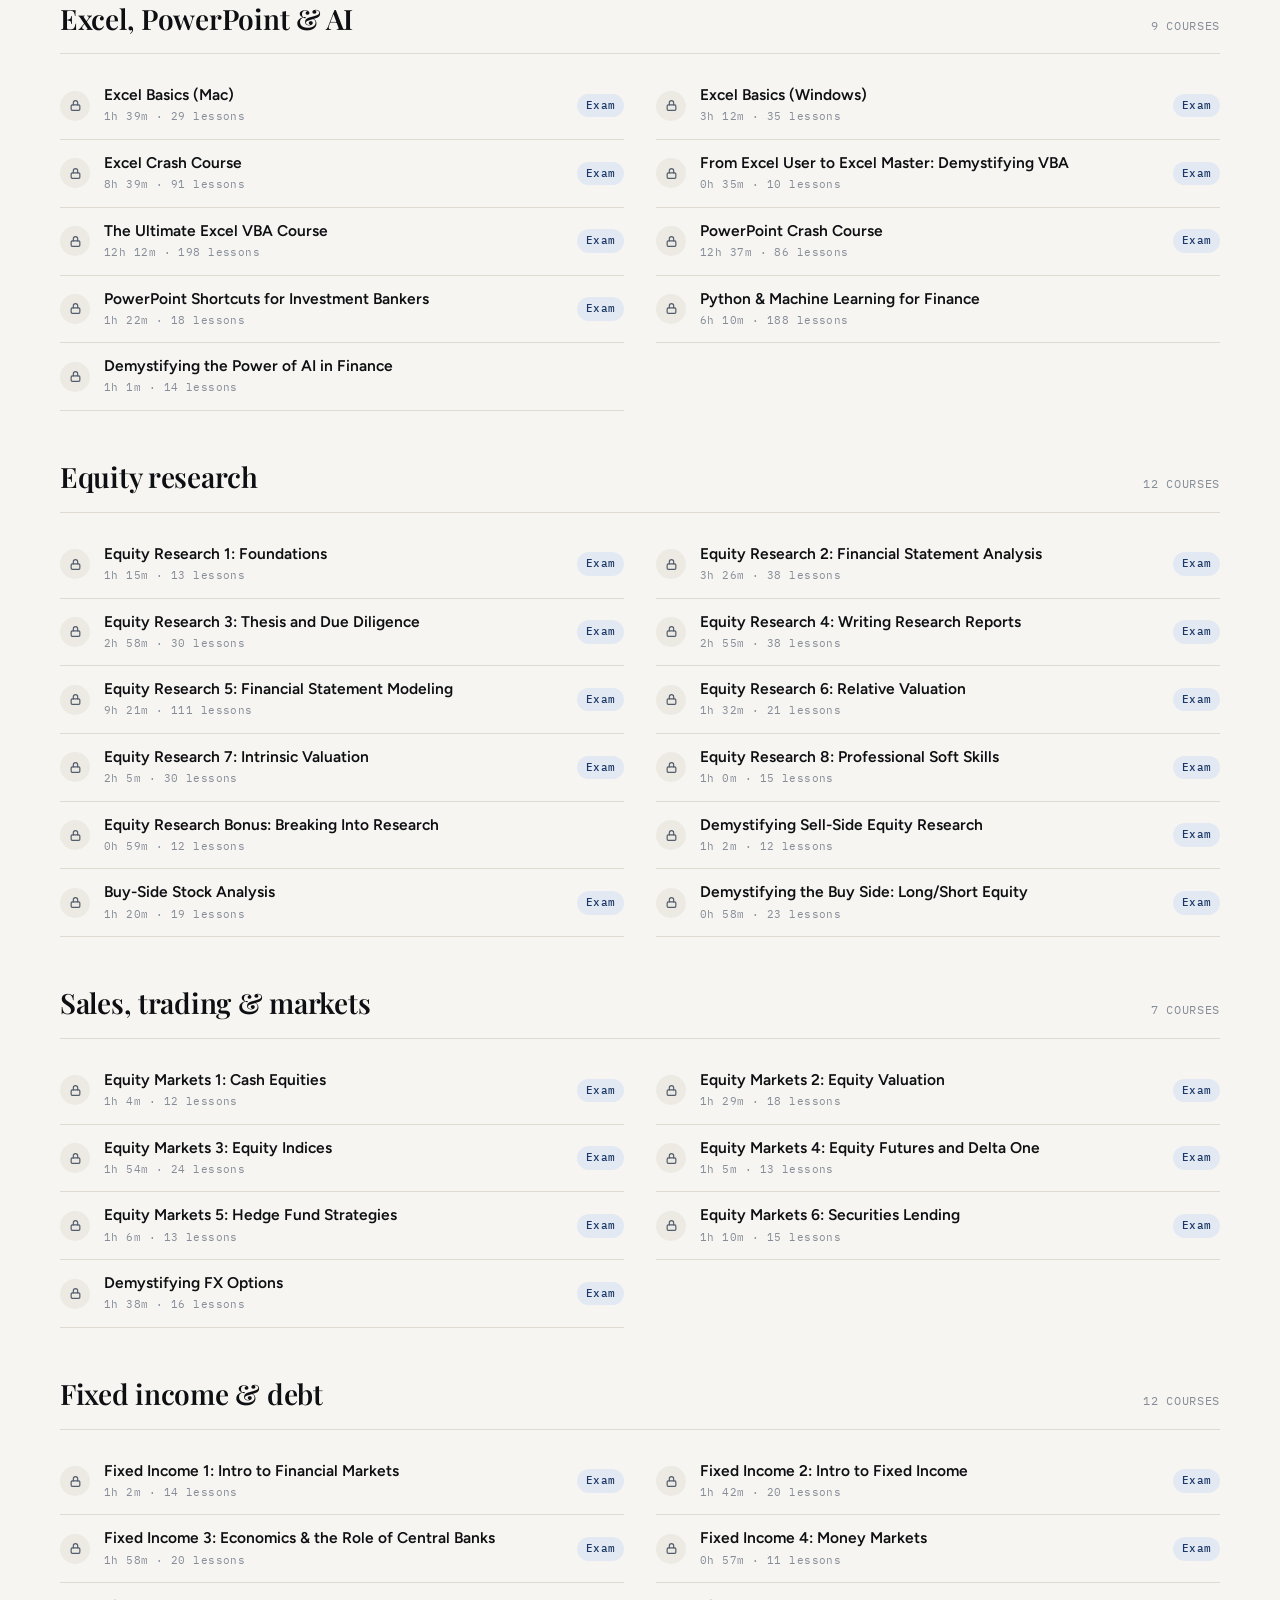
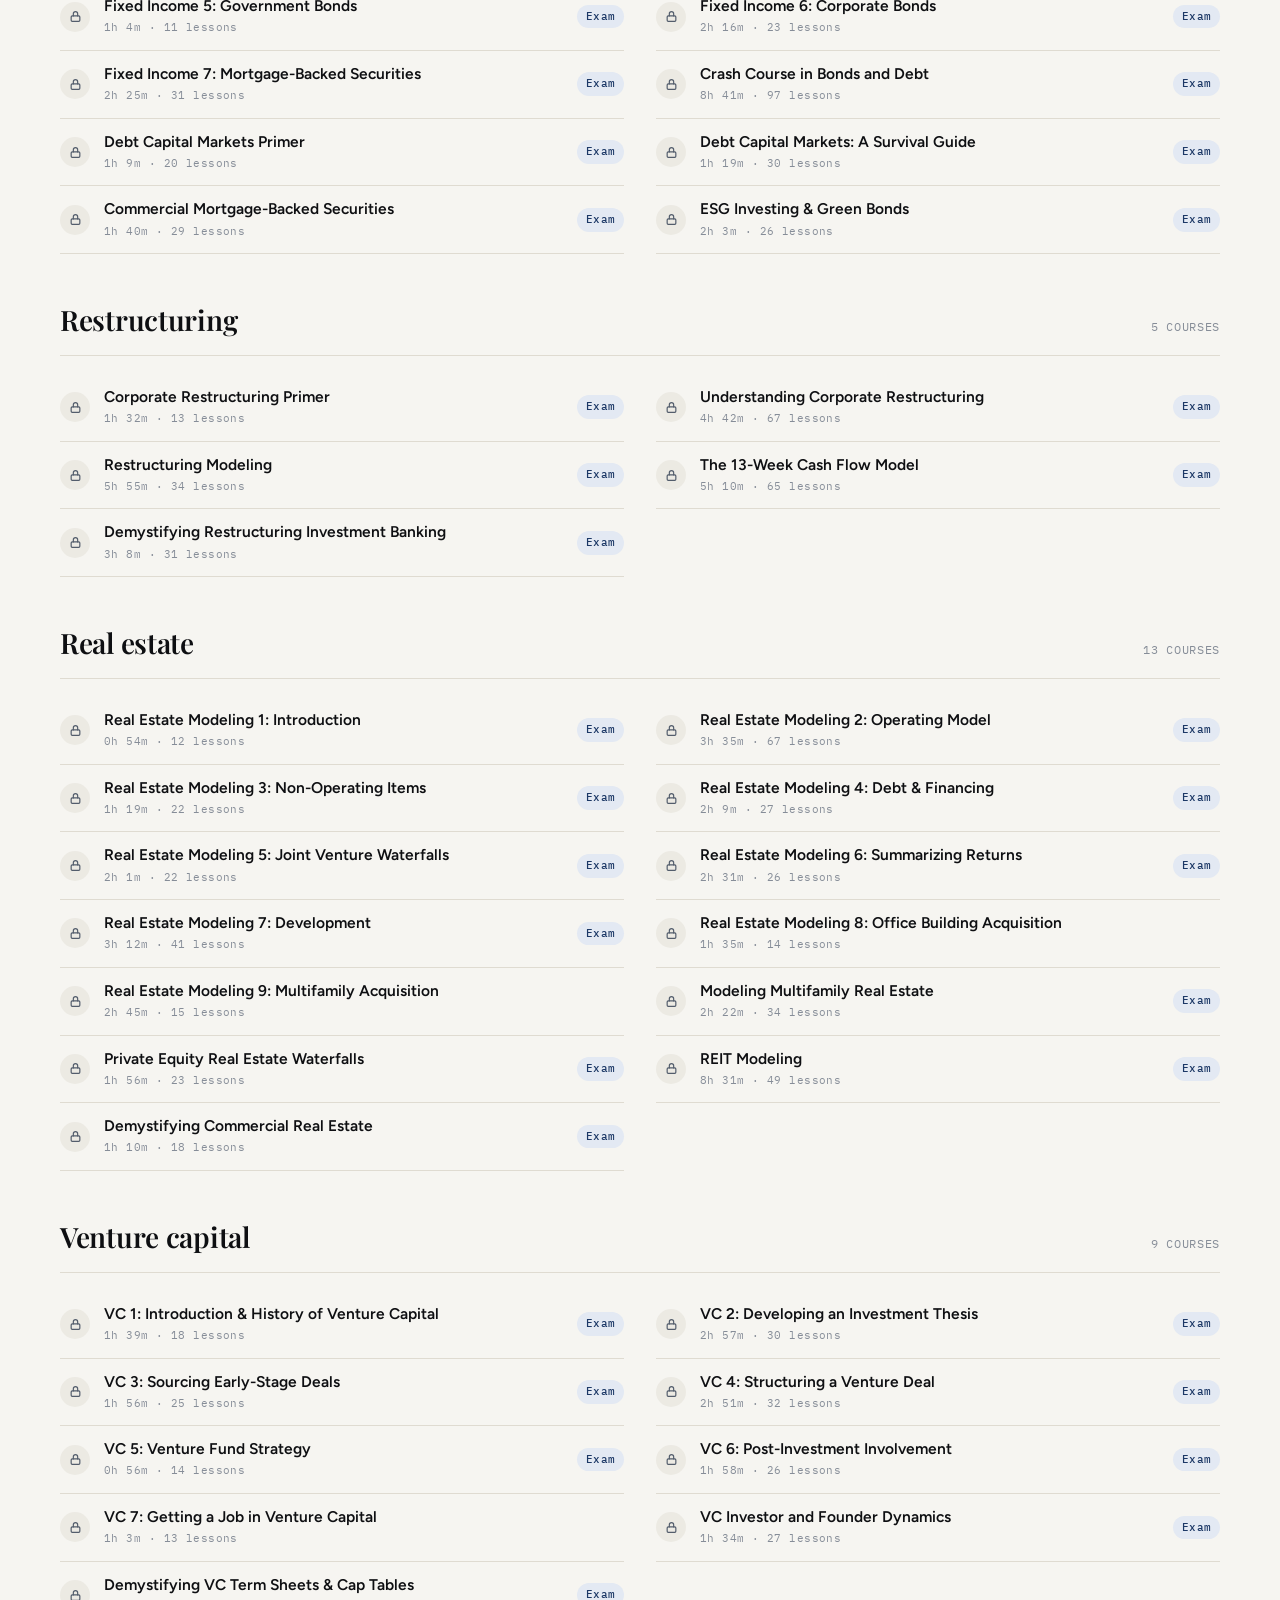
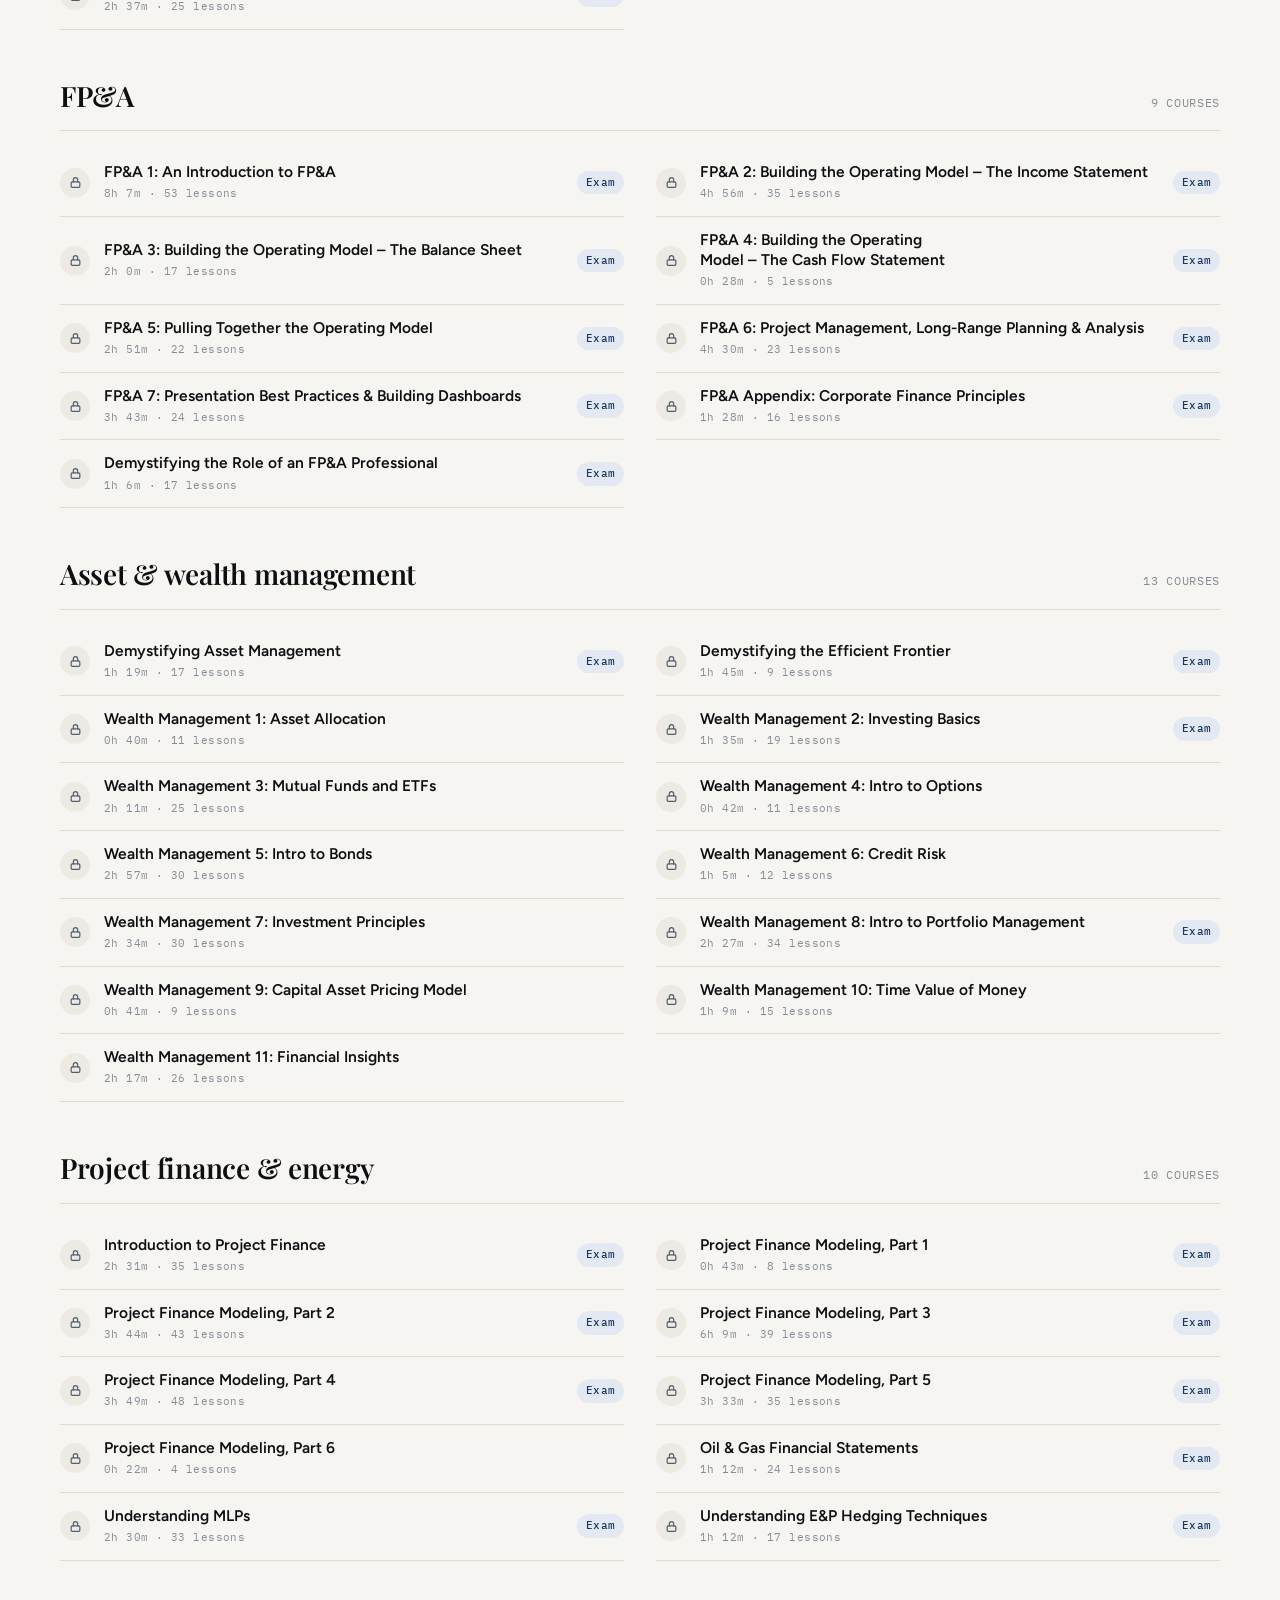
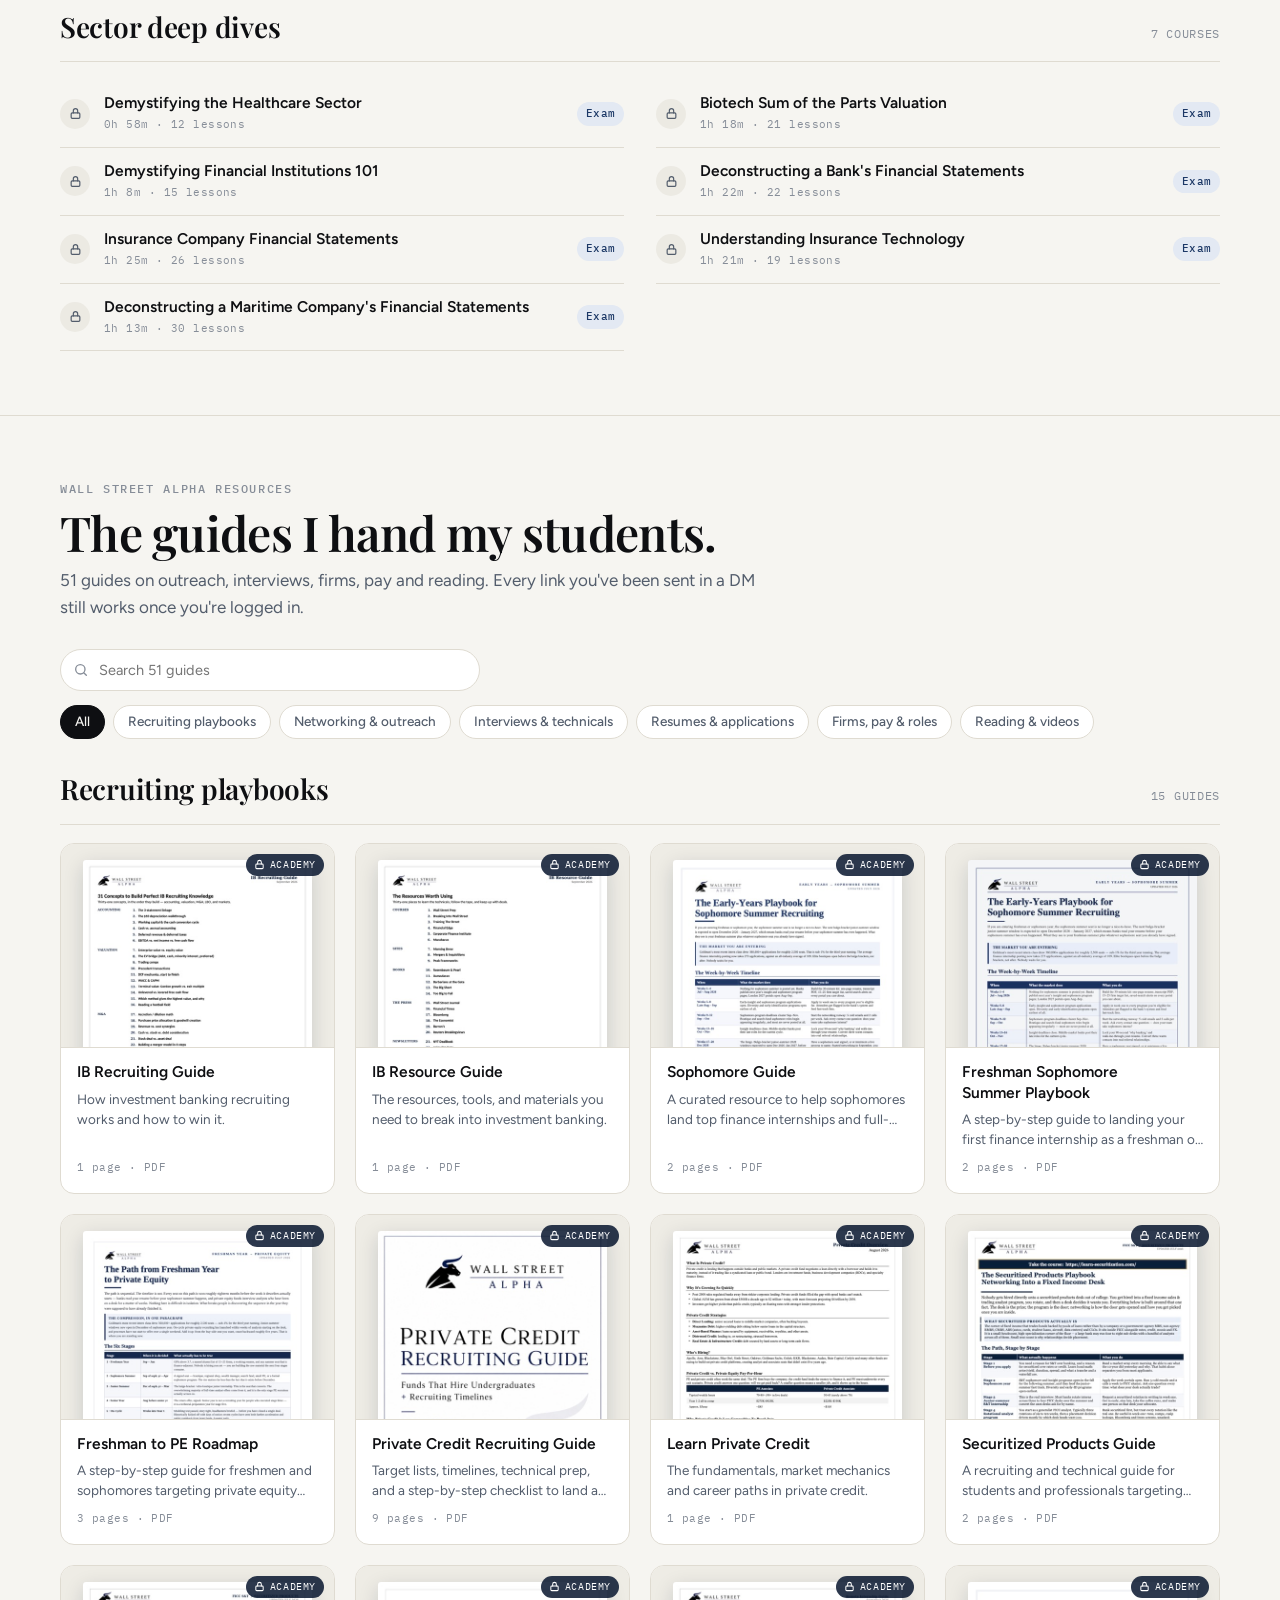
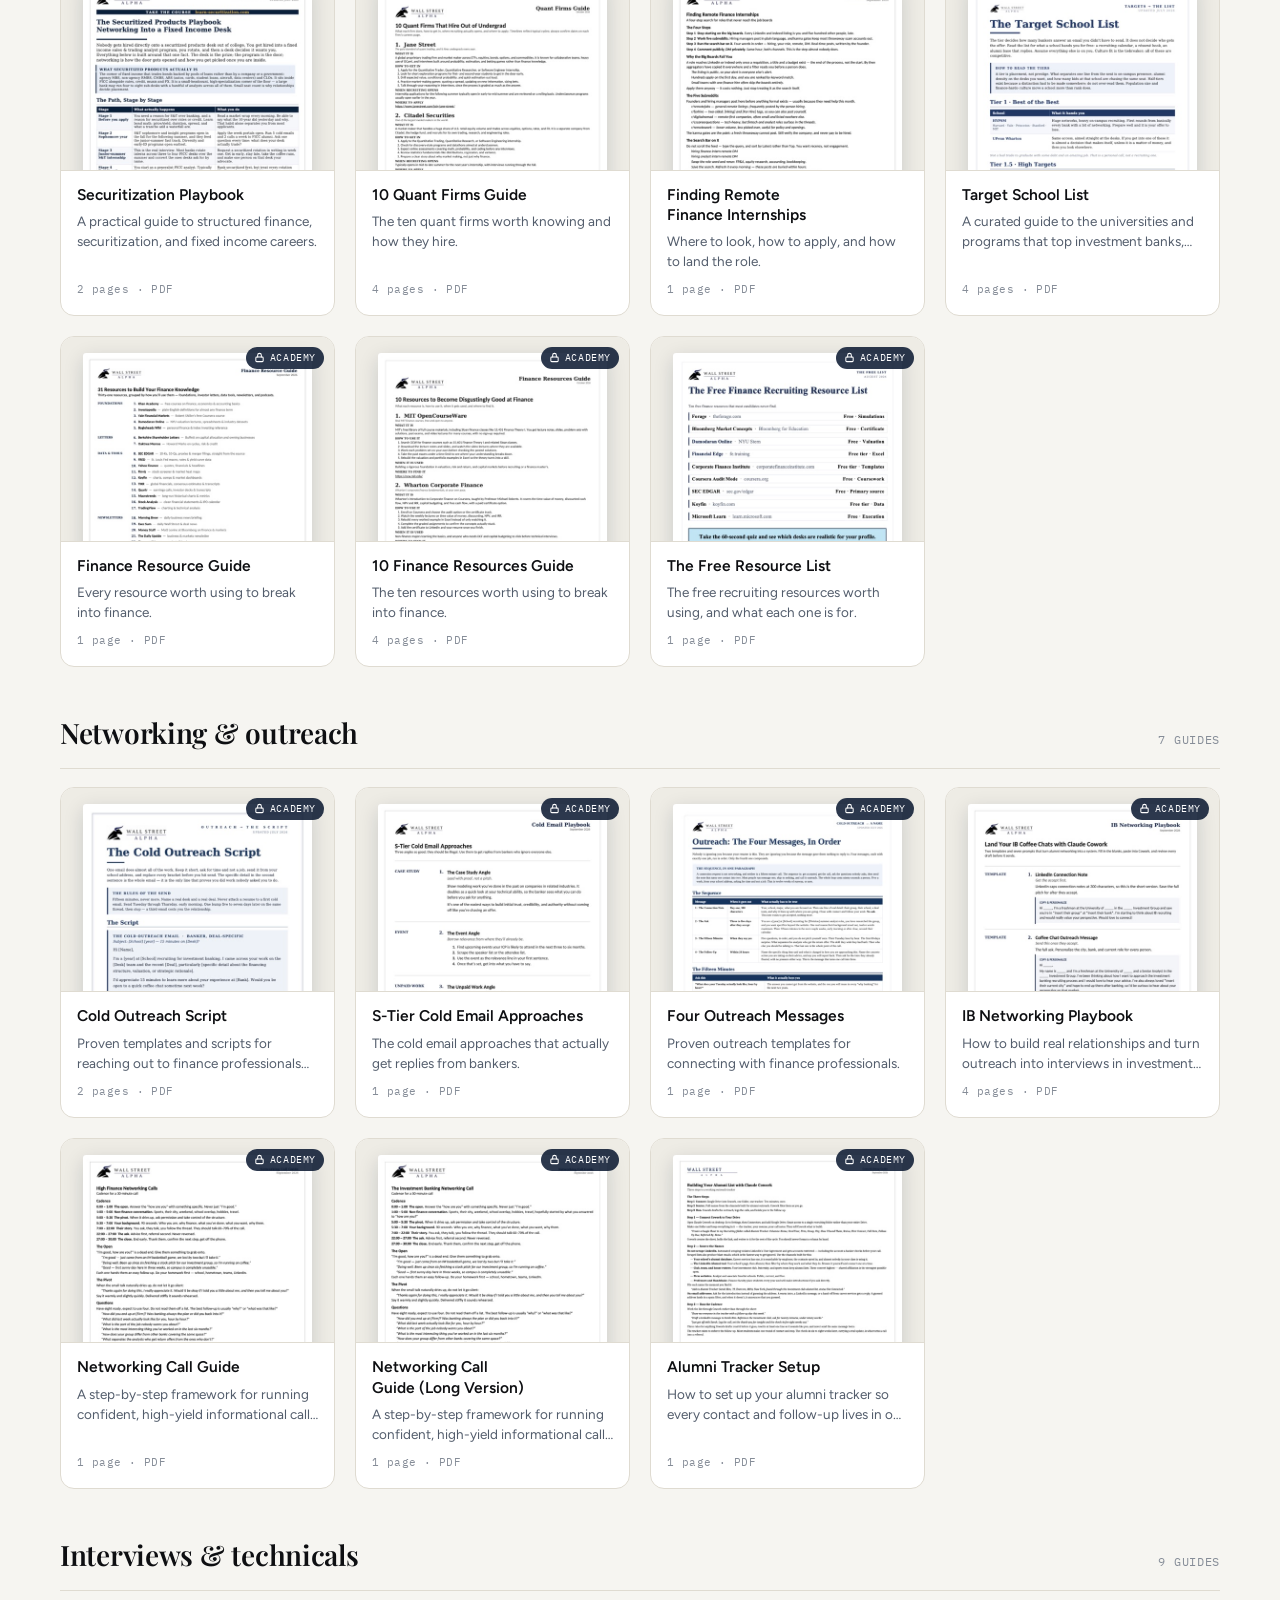
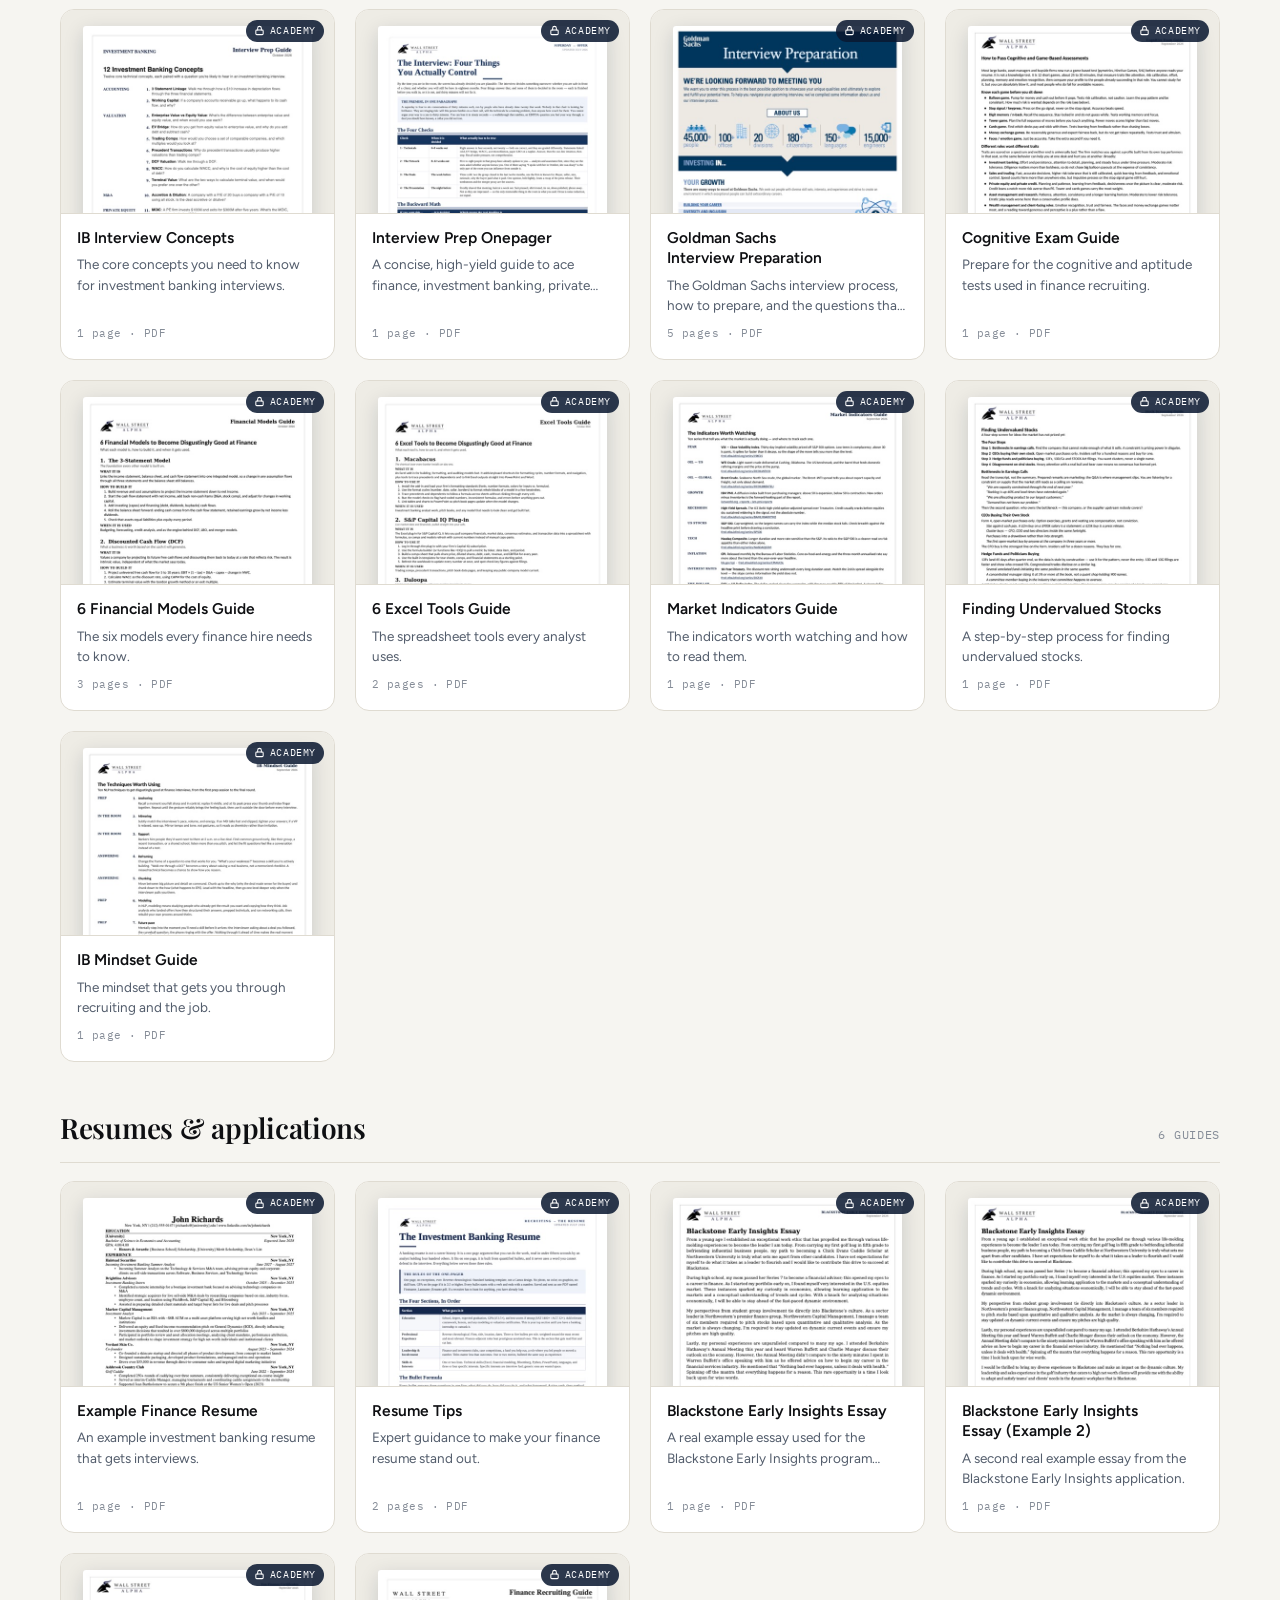
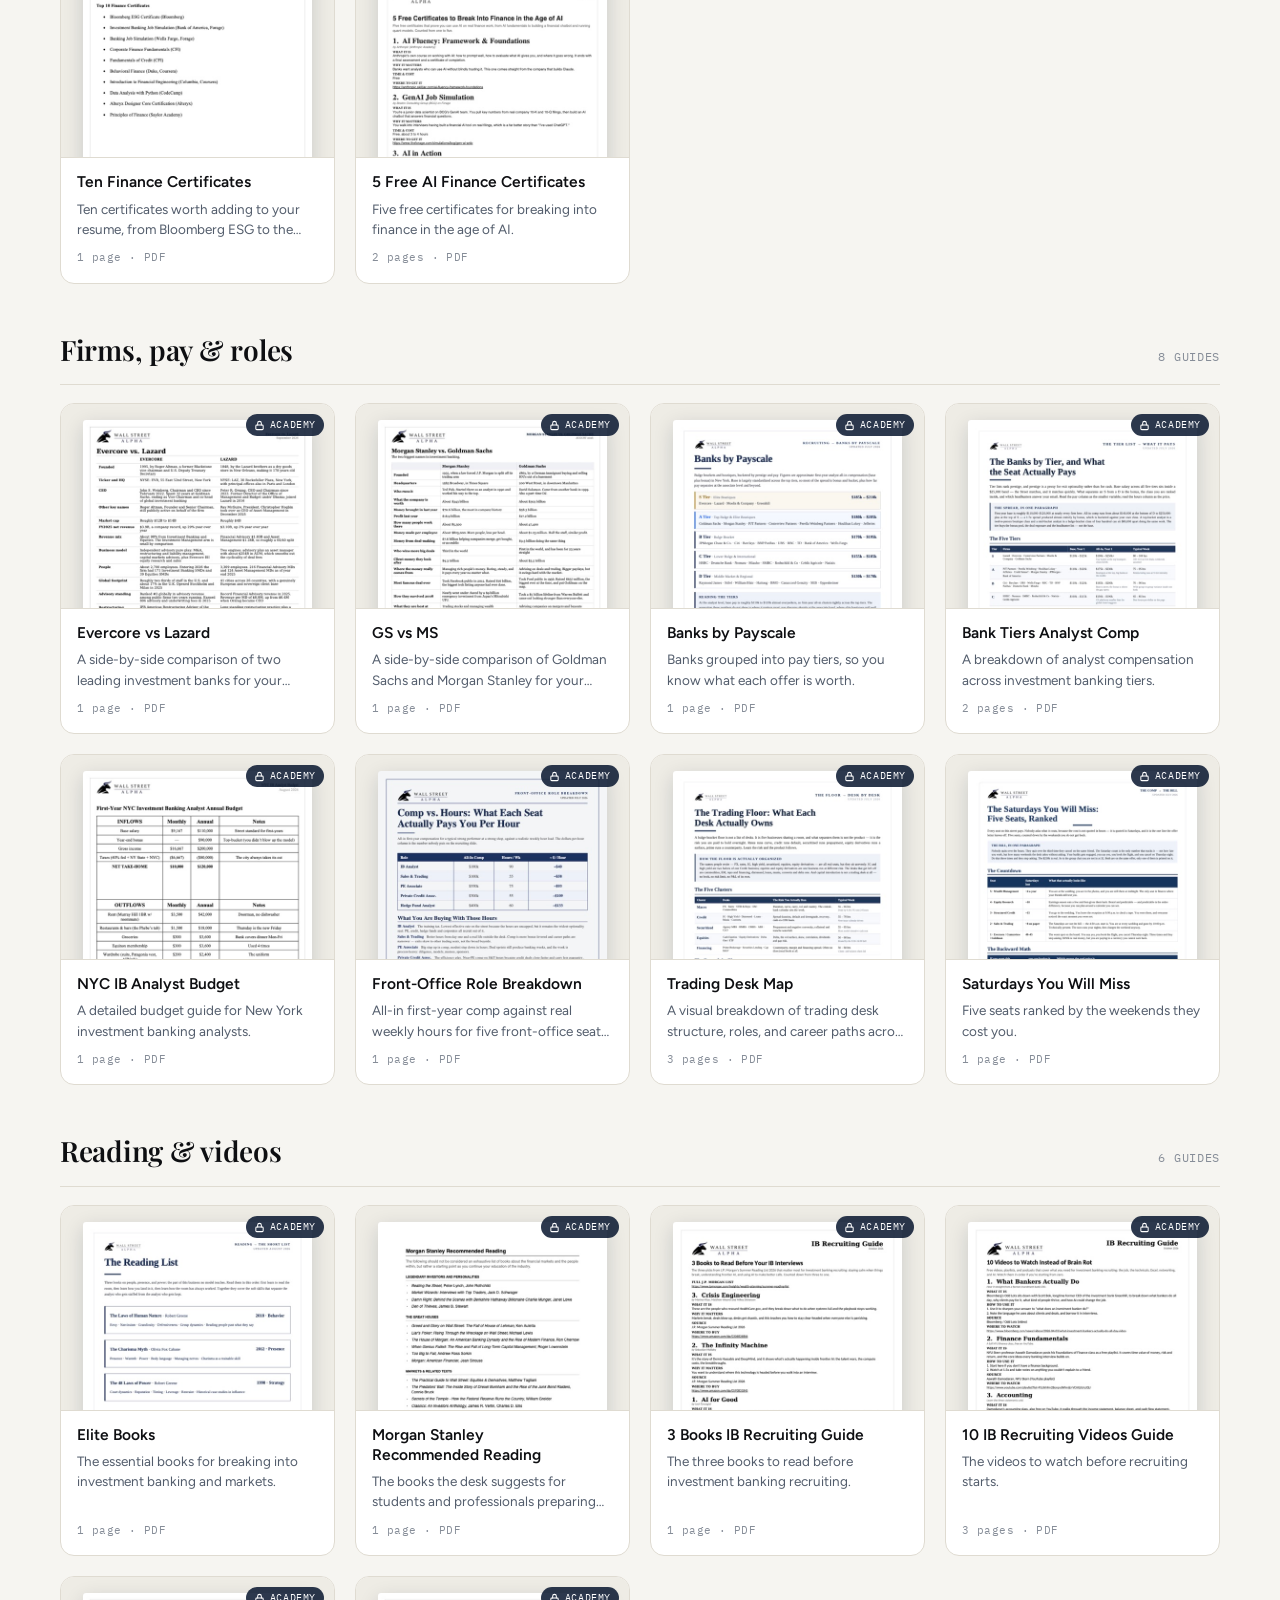
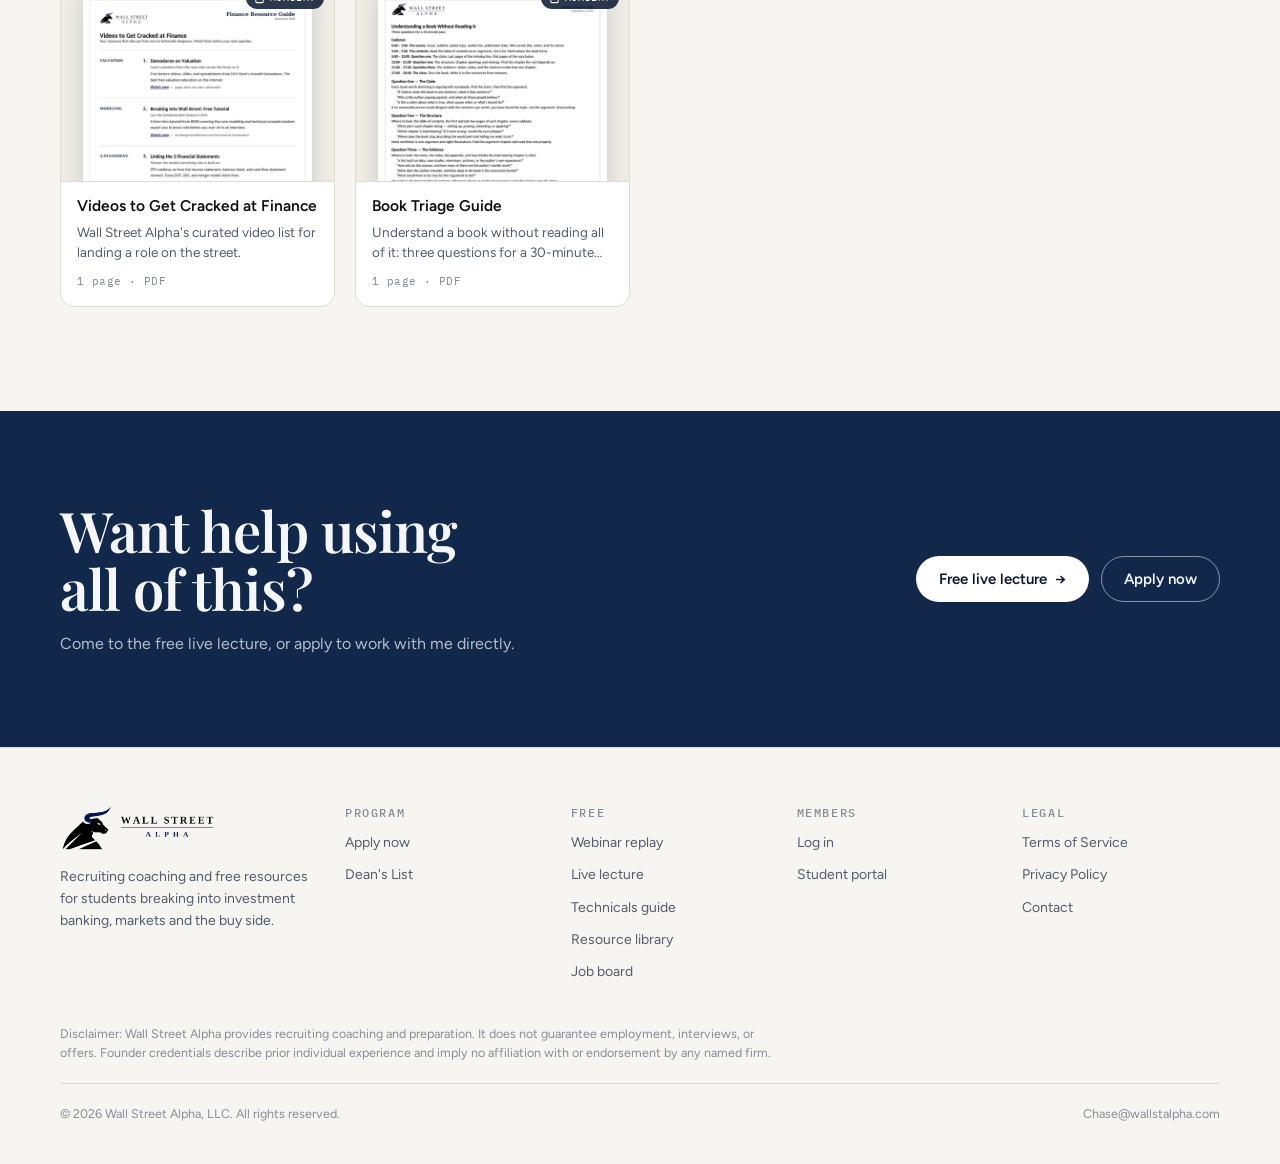
<file: resources.html>
<!doctype html>
<html lang="en">
<head>
<meta charset="utf-8">
<meta name="viewport" content="width=device-width, initial-scale=1, viewport-fit=cover">
<title>Resource library · Wall Street Alpha</title>
<meta name="description" content="Guides from Wall Street Alpha: outreach scripts, firm comparisons, budgets, reading lists and recruiting playbooks, plus 145 self-paced video courses.">
<meta name="robots" content="noindex, nofollow">
<link rel="icon" type="image/png" href="assets/wsa-bull.png">
<link rel="preconnect" href="https://fonts.googleapis.com">
<link rel="preconnect" href="https://fonts.gstatic.com" crossorigin>
<link rel="stylesheet" href="https://fonts.googleapis.com/css2?family=Playfair+Display:ital,wght@0,500;0,600;0,700;1,500;1,600&family=Figtree:wght@400;500;600;700&family=IBM+Plex+Mono:wght@400;500&display=swap">
<link rel="stylesheet" href="assets/site.css">
</head>
<body data-page="resources">
<header class="header">
  <div class="wrap bar">
    <a class="brand" href="./" aria-label="Wall Street Alpha home"><img class="lockup" src="assets/wsa-lockup.png" alt="Wall Street Alpha" width="156" height="48"></a>
    <nav class="nav" aria-label="Main"><a href="resources.html" aria-current="page">Resources</a><a href="jobs.html">Jobs</a><a href="replay.html">Replay</a></nav>
    <div class="bar-right">
      <a class="link" href="https://wallstalpha.com/login" data-when="out">Log in</a>
      <a class="btn btn--solid btn--sm" href="apply.html" data-when="out">Apply now</a>
      <a class="btn btn--ghost btn--sm" data-home-link href="https://wallstalpha.com/dashboard" data-when="in" hidden>Dashboard</a>
      <div class="usermenu" data-when="in" hidden>
  <button type="button" aria-expanded="false" aria-label="Account menu"><span class="avatar" data-user-initials></span></button>
  <div class="menu" hidden>
    <div class="who"><b data-user-name></b><span data-user-email></span></div>
    <a data-home-link href="https://wallstalpha.com/dashboard">My dashboard</a>
    <a href="https://wallstalpha.com/dashboard">Profile</a>
    <button type="button" data-logout>Log out</button>
  </div>
</div>
      <button class="menu-btn" type="button" aria-expanded="false" aria-controls="mobile-panel" aria-label="Open menu"><svg class="" viewBox="0 0 24 24" fill="none" stroke="currentColor" stroke-width="2" stroke-linecap="round" stroke-linejoin="round" aria-hidden="true"><path d="M4 7h16M4 12h16M4 17h16"/></svg></button>
    </div>
  </div>
  <div class="wrap mobile-panel" id="mobile-panel"><a href="resources.html">Resources</a><a href="jobs.html">Jobs</a><a href="replay.html">Webinar replay</a><a href="deans-list.html">Dean's List</a></div>
</header>
<main>
<section class="page-hero"><div class="wrap">
  <span class="label">Resource library</span>
  <h1 class="h1">Every course and guide I give my students.</h1>
  <p class="sub">145 video courses, plus <a href="resources.html#guides">51 Wall Street Alpha guides</a> on outreach, interviews, firms, pay and reading, for WSA Academy students.</p><div data-access="no"><div class="gate" data-access="no">
  <span class="lock"><svg class="" viewBox="0 0 24 24" fill="none" stroke="currentColor" stroke-width="2" stroke-linecap="round" stroke-linejoin="round" aria-hidden="true"><rect x="4" y="11" width="16" height="10" rx="2"/><path d="M8 11V7a4 4 0 0 1 8 0v4"/></svg></span>
  <div class="stack-sm"><b>For WSA Academy students</b>
    <span class="muted" data-when="out">The resource library is for WSA Academy students. Students log in with the email their mentor approved.</span>
    <span class="muted" data-when="in" hidden>Your account doesn't include the resource library. It comes with the WSA Academy.</span></div>
  <div class="row-wrap"><a class="btn btn--solid btn--sm" href="apply.html">Apply now <span class="arr" aria-hidden="true">→</span></a>
    <a class="btn btn--ghost btn--sm" href="https://wallstalpha.com/login" data-when="out">Student log in</a>
    <a class="btn btn--ghost btn--sm" href="apply.html" data-when="in" hidden>Apply now</a></div>
</div></div>
</div></section>
<section class="section--tight courses" id="courses" data-courses><div class="wrap stack" style="gap:28px">
  <div class="courses-head">
    <div class="stack-sm"><span class="label">Course library</span>
      <h2 class="h2">The full video course library.</h2>
      <p class="sub">Self-paced courses on modeling, technicals, accounting and Excel, plus every major seat on the Street: banking, private equity, research, markets, real estate and more. Included with the WSA Academy.</p></div>
    <div class="stats" data-course-stats></div>
  </div>
  <div class="res-toolbar"><div class="search-box"><svg class="" viewBox="0 0 24 24" fill="none" stroke="currentColor" stroke-width="2" stroke-linecap="round" stroke-linejoin="round" aria-hidden="true"><circle cx="11" cy="11" r="7"/><path d="m20 20-3.5-3.5"/></svg><input type="search" data-course-search placeholder="Search courses" aria-label="Search courses"></div><div class="chip-row" role="group" aria-label="Filter courses by topic" data-course-chips></div></div>
  <div class="stack" style="gap:44px" data-course-groups></div>
</div></section>
<section class="section--tight res-guides" id="guides" data-resources><div class="wrap stack" style="gap:28px">
  <div class="courses-head">
    <div class="stack-sm"><span class="label">Wall Street Alpha resources</span>
      <h2 class="h2">The guides I hand my students.</h2>
      <p class="sub">51 guides on outreach, interviews, firms, pay and reading. Every link you've been sent in a DM still works once you're logged in.</p></div>
  </div>
  <div class="res-toolbar"><div class="search-box"><svg class="" viewBox="0 0 24 24" fill="none" stroke="currentColor" stroke-width="2" stroke-linecap="round" stroke-linejoin="round" aria-hidden="true"><circle cx="11" cy="11" r="7"/><path d="m20 20-3.5-3.5"/></svg><input type="search" data-res-search placeholder="Search 51 guides" aria-label="Search guides"></div><div class="chip-row" role="group" aria-label="Filter by topic"><button class="chip" type="button" data-cat="All" aria-pressed="true">All</button><button class="chip" type="button" data-cat="Recruiting playbooks" aria-pressed="false">Recruiting playbooks</button><button class="chip" type="button" data-cat="Networking &amp; outreach" aria-pressed="false">Networking &amp; outreach</button><button class="chip" type="button" data-cat="Interviews &amp; technicals" aria-pressed="false">Interviews &amp; technicals</button><button class="chip" type="button" data-cat="Resumes &amp; applications" aria-pressed="false">Resumes &amp; applications</button><button class="chip" type="button" data-cat="Firms, pay &amp; roles" aria-pressed="false">Firms, pay &amp; roles</button><button class="chip" type="button" data-cat="Reading &amp; videos" aria-pressed="false">Reading &amp; videos</button></div></div>
  <div class="stack" style="gap:44px" data-res-groups></div>
</div></section>
<div style="height:40px"></div>
<section class="band closing"><div class="wrap closing-inner">
  <div><h2>Want help using all of this?</h2><p>Come to the free live lecture, or apply to work with me directly.</p></div>
  <div class="ctas"><a class="btn btn--solid" href="https://wallstalpha.com/webinar123">Free live lecture <span class="arr" aria-hidden="true">→</span></a><a class="btn btn--ghost" href="apply.html">Apply now</a></div>
</div></section>
</main>
<footer>
  <div class="wrap">
    <div class="foot-grid">
      <div><a class="brand" href="./" aria-label="Wall Street Alpha home"><img class="lockup" src="assets/wsa-lockup.png" alt="Wall Street Alpha" width="156" height="48"></a>
        <p>Recruiting coaching and free resources for students breaking into investment banking, markets and the buy side.</p></div>
      <div class="foot-col"><span class="label">Program</span><a href="apply.html">Apply now</a><a href="deans-list.html">Dean's List</a></div><div class="foot-col"><span class="label">Free</span><a href="replay.html">Webinar replay</a><a href="https://wallstalpha.com/webinar123">Live lecture</a><a href="https://wallstalpha.com/technicalguide">Technicals guide</a><a href="resources.html">Resource library</a><a href="jobs.html">Job board</a></div><div class="foot-col"><span class="label">Members</span><a href="https://wallstalpha.com/login">Log in</a><a href="https://wallstalpha.com/dashboard">Student portal</a></div><div class="foot-col"><span class="label">Legal</span><a href="https://wallstalpha.com/terms">Terms of Service</a><a href="https://wallstalpha.com/privacy">Privacy Policy</a><a href="mailto:Chase@wallstalpha.com">Contact</a></div>
    </div>
    <p class="disclaimer">Disclaimer: Wall Street Alpha provides recruiting coaching and preparation. It does not guarantee employment, interviews, or offers. Founder credentials describe prior individual experience and imply no affiliation with or endorsement by any named firm.</p>
    <div class="legal"><span>© 2026 Wall Street Alpha, LLC. All rights reserved.</span><span>Chase@wallstalpha.com</span></div>
  </div>
</footer>
<script type="application/json" id="wsa-data">{"cats": ["Recruiting playbooks", "Networking & outreach", "Interviews & technicals", "Resumes & applications", "Firms, pay & roles", "Reading & videos"], "resources": [{"slug": "IB31", "title": "IB Recruiting Guide", "desc": "How investment banking recruiting works and how to win it.", "cat": "Recruiting playbooks", "thumb": "assets/resources/thumbs/IB31.jpg", "pages": 1}, {"slug": "ibresource31", "title": "IB Resource Guide", "desc": "The resources, tools, and materials you need to break into investment banking.", "cat": "Recruiting playbooks", "thumb": "assets/resources/thumbs/ibresource31.jpg", "pages": 1}, {"slug": "sophomore", "title": "Sophomore Guide", "desc": "A curated resource to help sophomores land top finance internships and full-time roles.", "cat": "Recruiting playbooks", "thumb": "assets/resources/thumbs/sophomore.jpg", "pages": 2}, {"slug": "offer", "title": "Freshman Sophomore Summer Playbook", "desc": "A step-by-step guide to landing your first finance internship as a freshman or sophomore.", "cat": "Recruiting playbooks", "thumb": "assets/resources/thumbs/offer.jpg", "pages": 2}, {"slug": "freshmanperoadmap", "title": "Freshman to PE Roadmap", "desc": "A step-by-step guide for freshmen and sophomores targeting private equity internships and full-time offers.", "cat": "Recruiting playbooks", "thumb": "assets/resources/thumbs/freshmanperoadmap.jpg", "pages": 3}, {"slug": "privatecredit", "title": "Private Credit Recruiting Guide", "desc": "Target lists, timelines, technical prep, and a step-by-step checklist to land a private credit offer.", "cat": "Recruiting playbooks", "thumb": "assets/resources/thumbs/privatecredit.jpg", "pages": 9}, {"slug": "learnprivatecredit", "title": "Learn Private Credit", "desc": "The fundamentals, market mechanics and career paths in private credit.", "cat": "Recruiting playbooks", "thumb": "assets/resources/thumbs/learnprivatecredit.jpg", "pages": 1}, {"slug": "securitized", "title": "Securitized Products Guide", "desc": "A recruiting and technical guide for students and professionals targeting structured finance, securitization, and fixed income careers.", "cat": "Recruiting playbooks", "thumb": "assets/resources/thumbs/securitized.jpg", "pages": 2}, {"slug": "securitization", "title": "Securitization Playbook", "desc": "A practical guide to structured finance, securitization, and fixed income careers.", "cat": "Recruiting playbooks", "thumb": "assets/resources/thumbs/securitization.jpg", "pages": 2}, {"slug": "quant", "title": "10 Quant Firms Guide", "desc": "The ten quant firms worth knowing and how they hire.", "cat": "Recruiting playbooks", "thumb": "assets/resources/thumbs/quant.jpg", "pages": 4}, {"slug": "remotework", "title": "Finding Remote Finance Internships", "desc": "Where to look, how to apply, and how to land the role.", "cat": "Recruiting playbooks", "thumb": "assets/resources/thumbs/remotework.jpg", "pages": 1}, {"slug": "target", "title": "Target School List", "desc": "A curated guide to the universities and programs that top investment banks, private equity, and finance firms recruit from.", "cat": "Recruiting playbooks", "thumb": "assets/resources/thumbs/target.jpg", "pages": 4}, {"slug": "31stock", "title": "Finance Resource Guide", "desc": "Every resource worth using to break into finance.", "cat": "Recruiting playbooks", "thumb": "assets/resources/thumbs/31stock.jpg", "pages": 1}, {"slug": "ten", "title": "10 Finance Resources Guide", "desc": "The ten resources worth using to break into finance.", "cat": "Recruiting playbooks", "thumb": "assets/resources/thumbs/ten.jpg", "pages": 4}, {"slug": "freelist", "title": "The Free Resource List", "desc": "The free recruiting resources worth using, and what each one is for.", "cat": "Recruiting playbooks", "thumb": "assets/resources/thumbs/freelist.jpg", "pages": 1}, {"slug": "coldoutreach", "title": "Cold Outreach Script", "desc": "Proven templates and scripts for reaching out to finance professionals and building your network.", "cat": "Networking & outreach", "thumb": "assets/resources/thumbs/coldoutreach.jpg", "pages": 2}, {"slug": "stieremails", "title": "S-Tier Cold Email Approaches", "desc": "The cold email approaches that actually get replies from bankers.", "cat": "Networking & outreach", "thumb": "assets/resources/thumbs/stieremails.jpg", "pages": 1}, {"slug": "four", "title": "Four Outreach Messages", "desc": "Proven outreach templates for connecting with finance professionals.", "cat": "Networking & outreach", "thumb": "assets/resources/thumbs/four.jpg", "pages": 1}, {"slug": "coworknetwork", "title": "IB Networking Playbook", "desc": "How to build real relationships and turn outreach into interviews in investment banking recruiting.", "cat": "Networking & outreach", "thumb": "assets/resources/thumbs/coworknetwork.jpg", "pages": 4}, {"slug": "networking", "title": "Networking Call Guide", "desc": "A step-by-step framework for running confident, high-yield informational calls with finance professionals.", "cat": "Networking & outreach", "thumb": "assets/resources/thumbs/networking.jpg", "pages": 1}, {"slug": "networkingcall", "title": "Networking Call Guide (Long Version)", "desc": "A step-by-step framework for running confident, high-yield informational calls with finance professionals.", "cat": "Networking & outreach", "thumb": "assets/resources/thumbs/networkingcall.jpg", "pages": 1}, {"slug": "scrape", "title": "Alumni Tracker Setup", "desc": "How to set up your alumni tracker so every contact and follow-up lives in one place.", "cat": "Networking & outreach", "thumb": "assets/resources/thumbs/scrape.jpg", "pages": 1}, {"slug": "IB12", "title": "IB Interview Concepts", "desc": "The core concepts you need to know for investment banking interviews.", "cat": "Interviews & technicals", "thumb": "assets/resources/thumbs/IB12.jpg", "pages": 1}, {"slug": "interviewprep", "title": "Interview Prep Onepager", "desc": "A concise, high-yield guide to ace finance, investment banking, private equity, and buy-side interviews.", "cat": "Interviews & technicals", "thumb": "assets/resources/thumbs/interviewprep.jpg", "pages": 1}, {"slug": "gs", "title": "Goldman Sachs Interview Preparation", "desc": "The Goldman Sachs interview process, how to prepare, and the questions that come up most.", "cat": "Interviews & technicals", "thumb": "assets/resources/thumbs/gs.jpg", "pages": 5}, {"slug": "testguide", "title": "Cognitive Exam Guide", "desc": "Prepare for the cognitive and aptitude tests used in finance recruiting.", "cat": "Interviews & technicals", "thumb": "assets/resources/thumbs/testguide.jpg", "pages": 1}, {"slug": "6models", "title": "6 Financial Models Guide", "desc": "The six models every finance hire needs to know.", "cat": "Interviews & technicals", "thumb": "assets/resources/thumbs/6models.jpg", "pages": 3}, {"slug": "6excel", "title": "6 Excel Tools Guide", "desc": "The spreadsheet tools every analyst uses.", "cat": "Interviews & technicals", "thumb": "assets/resources/thumbs/6excel.jpg", "pages": 2}, {"slug": "indicator", "title": "Market Indicators Guide", "desc": "The indicators worth watching and how to read them.", "cat": "Interviews & technicals", "thumb": "assets/resources/thumbs/indicator.jpg", "pages": 1}, {"slug": "stockfind", "title": "Finding Undervalued Stocks", "desc": "A step-by-step process for finding undervalued stocks.", "cat": "Interviews & technicals", "thumb": "assets/resources/thumbs/stockfind.jpg", "pages": 1}, {"slug": "mindset", "title": "IB Mindset Guide", "desc": "The mindset that gets you through recruiting and the job.", "cat": "Interviews & technicals", "thumb": "assets/resources/thumbs/mindset.jpg", "pages": 1}, {"slug": "resume", "title": "Example Finance Resume", "desc": "An example investment banking resume that gets interviews.", "cat": "Resumes & applications", "thumb": "assets/resources/thumbs/resume.jpg", "pages": 1}, {"slug": "resumetips", "title": "Resume Tips", "desc": "Expert guidance to make your finance resume stand out.", "cat": "Resumes & applications", "thumb": "assets/resources/thumbs/resumetips.jpg", "pages": 2}, {"slug": "blackstone", "title": "Blackstone Early Insights Essay", "desc": "A real example essay used for the Blackstone Early Insights program application.", "cat": "Resumes & applications", "thumb": "assets/resources/thumbs/blackstone.jpg", "pages": 1}, {"slug": "essay", "title": "Blackstone Early Insights Essay (Example 2)", "desc": "A second real example essay from the Blackstone Early Insights application.", "cat": "Resumes & applications", "thumb": "assets/resources/thumbs/essay.jpg", "pages": 1}, {"slug": "certificate", "title": "Ten Finance Certificates", "desc": "Ten certificates worth adding to your resume, from Bloomberg ESG to the Forage banking job simulations.", "cat": "Resumes & applications", "thumb": "assets/resources/thumbs/certificate.jpg", "pages": 1}, {"slug": "aicerts", "title": "5 Free AI Finance Certificates", "desc": "Five free certificates for breaking into finance in the age of AI.", "cat": "Resumes & applications", "thumb": "assets/resources/thumbs/aicerts.jpg", "pages": 2}, {"slug": "banks", "title": "Evercore vs Lazard", "desc": "A side-by-side comparison of two leading investment banks for your finance career.", "cat": "Firms, pay & roles", "thumb": "assets/resources/thumbs/banks.jpg", "pages": 1}, {"slug": "gsvsms", "title": "GS vs MS", "desc": "A side-by-side comparison of Goldman Sachs and Morgan Stanley for your finance career.", "cat": "Firms, pay & roles", "thumb": "assets/resources/thumbs/gsvsms.jpg", "pages": 1}, {"slug": "payscale", "title": "Banks by Payscale", "desc": "Banks grouped into pay tiers, so you know what each offer is worth.", "cat": "Firms, pay & roles", "thumb": "assets/resources/thumbs/payscale.jpg", "pages": 1}, {"slug": "tiers", "title": "Bank Tiers Analyst Comp", "desc": "A breakdown of analyst compensation across investment banking tiers.", "cat": "Firms, pay & roles", "thumb": "assets/resources/thumbs/tiers.jpg", "pages": 2}, {"slug": "analystbudget", "title": "NYC IB Analyst Budget", "desc": "A detailed budget guide for New York investment banking analysts.", "cat": "Firms, pay & roles", "thumb": "assets/resources/thumbs/analystbudget.jpg", "pages": 1}, {"slug": "role", "title": "Front-Office Role Breakdown", "desc": "All-in first-year comp against real weekly hours for five front-office seats, and what you're buying with them.", "cat": "Firms, pay & roles", "thumb": "assets/resources/thumbs/role.jpg", "pages": 1}, {"slug": "tradingdesks", "title": "Trading Desk Map", "desc": "A visual breakdown of trading desk structure, roles, and career paths across finance.", "cat": "Firms, pay & roles", "thumb": "assets/resources/thumbs/tradingdesks.jpg", "pages": 3}, {"slug": "saturdays", "title": "Saturdays You Will Miss", "desc": "Five seats ranked by the weekends they cost you.", "cat": "Firms, pay & roles", "thumb": "assets/resources/thumbs/saturdays.jpg", "pages": 1}, {"slug": "elitebooks", "title": "Elite Books", "desc": "The essential books for breaking into investment banking and markets.", "cat": "Reading & videos", "thumb": "assets/resources/thumbs/elitebooks.jpg", "pages": 1}, {"slug": "msbooks", "title": "Morgan Stanley Recommended Reading", "desc": "The books the desk suggests for students and professionals preparing for markets and investing careers.", "cat": "Reading & videos", "thumb": "assets/resources/thumbs/msbooks.jpg", "pages": 1}, {"slug": "jpbooks", "title": "3 Books IB Recruiting Guide", "desc": "The three books to read before investment banking recruiting.", "cat": "Reading & videos", "thumb": "assets/resources/thumbs/jpbooks.jpg", "pages": 1}, {"slug": "ibvids", "title": "10 IB Recruiting Videos Guide", "desc": "The videos to watch before recruiting starts.", "cat": "Reading & videos", "thumb": "assets/resources/thumbs/ibvids.jpg", "pages": 3}, {"slug": "crackedvideos", "title": "Videos to Get Cracked at Finance", "desc": "Wall Street Alpha's curated video list for landing a role on the street.", "cat": "Reading & videos", "thumb": "assets/resources/thumbs/crackedvideos.jpg", "pages": 1}, {"slug": "triage", "title": "Book Triage Guide", "desc": "Understand a book without reading all of it: three questions for a 30-minute pass.", "cat": "Reading & videos", "thumb": "assets/resources/thumbs/triage.jpg", "pages": 1}], "course_topics": ["Financial modeling & valuation", "Investment banking & M&A", "Private equity & private credit", "Accounting & financial statements", "Excel, PowerPoint & AI", "Equity research", "Sales, trading & markets", "Fixed income & debt", "Restructuring", "Real estate", "Venture capital", "FP&A", "Asset & wealth management", "Project finance & energy", "Sector deep dives"], "courses": [{"title": "Financial Statement Modeling", "topic": "Financial modeling & valuation", "mins": 629, "lessons": 82, "exam": true}, {"title": "How to Build an Integrated 3-Statement Model", "topic": "Financial modeling & valuation", "mins": 92, "lessons": 12, "exam": false}, {"title": "DCF Modeling", "topic": "Financial modeling & valuation", "mins": 372, "lessons": 66, "exam": true}, {"title": "Trading Comps Modeling", "topic": "Financial modeling & valuation", "mins": 410, "lessons": 91, "exam": true}, {"title": "Transaction Comps Modeling", "topic": "Financial modeling & valuation", "mins": 312, "lessons": 52, "exam": true}, {"title": "LBO Modeling", "topic": "Financial modeling & valuation", "mins": 586, "lessons": 88, "exam": true}, {"title": "M&A Modeling", "topic": "Financial modeling & valuation", "mins": 354, "lessons": 38, "exam": true}, {"title": "Buy-Side Financial Modeling", "topic": "Financial modeling & valuation", "mins": 400, "lessons": 88, "exam": true}, {"title": "Demystifying Buy-Side Modeling", "topic": "Financial modeling & valuation", "mins": 53, "lessons": 27, "exam": false}, {"title": "Financial Modeling & Valuation", "topic": "Financial modeling & valuation", "mins": 133, "lessons": 14, "exam": false}, {"title": "Common Mistakes in Financial Calculations", "topic": "Financial modeling & valuation", "mins": 76, "lessons": 26, "exam": true}, {"title": "Ultimate Guide to the Technical Interview", "topic": "Investment banking & M&A", "mins": 498, "lessons": 97, "exam": true}, {"title": "Recruiting, Networking & the Behavioral Interview", "topic": "Investment banking & M&A", "mins": 175, "lessons": 29, "exam": false}, {"title": "IB Soft Skills", "topic": "Investment banking & M&A", "mins": 82, "lessons": 19, "exam": true}, {"title": "Demystifying FIG Investment Banking", "topic": "Investment banking & M&A", "mins": 69, "lessons": 18, "exam": true}, {"title": "Building Buyers Lists", "topic": "Investment banking & M&A", "mins": 96, "lessons": 21, "exam": true}, {"title": "Demystifying Hostile Takeovers", "topic": "Investment banking & M&A", "mins": 77, "lessons": 23, "exam": true}, {"title": "Understanding Divestitures", "topic": "Investment banking & M&A", "mins": 77, "lessons": 45, "exam": true}, {"title": "Understanding Asset vs. Stock Sales", "topic": "Investment banking & M&A", "mins": 63, "lessons": 15, "exam": true}, {"title": "Skills for Negotiating Transactions", "topic": "Investment banking & M&A", "mins": 62, "lessons": 18, "exam": true}, {"title": "The Private Equity Deal Process", "topic": "Private equity & private credit", "mins": 306, "lessons": 132, "exam": true}, {"title": "Demystifying Private Equity Deals", "topic": "Private equity & private credit", "mins": 147, "lessons": 43, "exam": true}, {"title": "LBO Modeling in the Lower Middle Market", "topic": "Private equity & private credit", "mins": 781, "lessons": 118, "exam": true}, {"title": "Demystifying Quality of Earnings", "topic": "Private equity & private credit", "mins": 88, "lessons": 24, "exam": true}, {"title": "Artificial Intelligence in PE Due Diligence", "topic": "Private equity & private credit", "mins": 73, "lessons": 16, "exam": false}, {"title": "Search Funds & ETA", "topic": "Private equity & private credit", "mins": 54, "lessons": 31, "exam": false}, {"title": "Demystifying Private Credit and Direct Lending", "topic": "Private equity & private credit", "mins": 47, "lessons": 24, "exam": true}, {"title": "A Practitioner's Guide to Private Credit", "topic": "Private equity & private credit", "mins": 107, "lessons": 37, "exam": true}, {"title": "Accounting Crash Course", "topic": "Accounting & financial statements", "mins": 418, "lessons": 54, "exam": true}, {"title": "Advanced Accounting", "topic": "Accounting & financial statements", "mins": 365, "lessons": 76, "exam": true}, {"title": "Intro to Financial Statements", "topic": "Accounting & financial statements", "mins": 153, "lessons": 17, "exam": false}, {"title": "Analyzing Financial Reports", "topic": "Accounting & financial statements", "mins": 145, "lessons": 23, "exam": true}, {"title": "Corporate Finance Crash Course", "topic": "Accounting & financial statements", "mins": 162, "lessons": 38, "exam": true}, {"title": "Adjusted EBITDA", "topic": "Accounting & financial statements", "mins": 71, "lessons": 12, "exam": true}, {"title": "Interpreting Non-GAAP Reports", "topic": "Accounting & financial statements", "mins": 178, "lessons": 40, "exam": true}, {"title": "Understanding Purchase Price Allocation", "topic": "Accounting & financial statements", "mins": 68, "lessons": 29, "exam": true}, {"title": "Deconstructing Intercompany Investments", "topic": "Accounting & financial statements", "mins": 80, "lessons": 23, "exam": true}, {"title": "The Impact of Tax Reform on Financial Models", "topic": "Accounting & financial statements", "mins": 166, "lessons": 36, "exam": true}, {"title": "US GAAP and IFRS: Financial Reporting Differences in a Global Economy", "topic": "Accounting & financial statements", "mins": 94, "lessons": 16, "exam": true}, {"title": "Excel Basics (Mac)", "topic": "Excel, PowerPoint & AI", "mins": 99, "lessons": 29, "exam": true}, {"title": "Excel Basics (Windows)", "topic": "Excel, PowerPoint & AI", "mins": 192, "lessons": 35, "exam": true}, {"title": "Excel Crash Course", "topic": "Excel, PowerPoint & AI", "mins": 519, "lessons": 91, "exam": true}, {"title": "From Excel User to Excel Master: Demystifying VBA", "topic": "Excel, PowerPoint & AI", "mins": 35, "lessons": 10, "exam": true}, {"title": "The Ultimate Excel VBA Course", "topic": "Excel, PowerPoint & AI", "mins": 732, "lessons": 198, "exam": true}, {"title": "PowerPoint Crash Course", "topic": "Excel, PowerPoint & AI", "mins": 757, "lessons": 86, "exam": true}, {"title": "PowerPoint Shortcuts for Investment Bankers", "topic": "Excel, PowerPoint & AI", "mins": 82, "lessons": 18, "exam": true}, {"title": "Python & Machine Learning for Finance", "topic": "Excel, PowerPoint & AI", "mins": 370, "lessons": 188, "exam": false}, {"title": "Demystifying the Power of AI in Finance", "topic": "Excel, PowerPoint & AI", "mins": 61, "lessons": 14, "exam": false}, {"title": "Equity Research 1: Foundations", "topic": "Equity research", "mins": 75, "lessons": 13, "exam": true}, {"title": "Equity Research 2: Financial Statement Analysis", "topic": "Equity research", "mins": 206, "lessons": 38, "exam": true}, {"title": "Equity Research 3: Thesis and Due Diligence", "topic": "Equity research", "mins": 178, "lessons": 30, "exam": true}, {"title": "Equity Research 4: Writing Research Reports", "topic": "Equity research", "mins": 175, "lessons": 38, "exam": true}, {"title": "Equity Research 5: Financial Statement Modeling", "topic": "Equity research", "mins": 561, "lessons": 111, "exam": true}, {"title": "Equity Research 6: Relative Valuation", "topic": "Equity research", "mins": 92, "lessons": 21, "exam": true}, {"title": "Equity Research 7: Intrinsic Valuation", "topic": "Equity research", "mins": 125, "lessons": 30, "exam": true}, {"title": "Equity Research 8: Professional Soft Skills", "topic": "Equity research", "mins": 60, "lessons": 15, "exam": true}, {"title": "Equity Research Bonus: Breaking Into Research", "topic": "Equity research", "mins": 59, "lessons": 12, "exam": false}, {"title": "Demystifying Sell-Side Equity Research", "topic": "Equity research", "mins": 62, "lessons": 12, "exam": true}, {"title": "Buy-Side Stock Analysis", "topic": "Equity research", "mins": 80, "lessons": 19, "exam": true}, {"title": "Demystifying the Buy Side: Long/Short Equity", "topic": "Equity research", "mins": 58, "lessons": 23, "exam": true}, {"title": "Equity Markets 1: Cash Equities", "topic": "Sales, trading & markets", "mins": 64, "lessons": 12, "exam": true}, {"title": "Equity Markets 2: Equity Valuation", "topic": "Sales, trading & markets", "mins": 89, "lessons": 18, "exam": true}, {"title": "Equity Markets 3: Equity Indices", "topic": "Sales, trading & markets", "mins": 114, "lessons": 24, "exam": true}, {"title": "Equity Markets 4: Equity Futures and Delta One", "topic": "Sales, trading & markets", "mins": 65, "lessons": 13, "exam": true}, {"title": "Equity Markets 5: Hedge Fund Strategies", "topic": "Sales, trading & markets", "mins": 66, "lessons": 13, "exam": true}, {"title": "Equity Markets 6: Securities Lending", "topic": "Sales, trading & markets", "mins": 70, "lessons": 15, "exam": true}, {"title": "Demystifying FX Options", "topic": "Sales, trading & markets", "mins": 98, "lessons": 16, "exam": true}, {"title": "Fixed Income 1: Intro to Financial Markets", "topic": "Fixed income & debt", "mins": 62, "lessons": 14, "exam": true}, {"title": "Fixed Income 2: Intro to Fixed Income", "topic": "Fixed income & debt", "mins": 102, "lessons": 20, "exam": true}, {"title": "Fixed Income 3: Economics & the Role of Central Banks", "topic": "Fixed income & debt", "mins": 118, "lessons": 20, "exam": true}, {"title": "Fixed Income 4: Money Markets", "topic": "Fixed income & debt", "mins": 57, "lessons": 11, "exam": true}, {"title": "Fixed Income 5: Government Bonds", "topic": "Fixed income & debt", "mins": 64, "lessons": 11, "exam": true}, {"title": "Fixed Income 6: Corporate Bonds", "topic": "Fixed income & debt", "mins": 136, "lessons": 23, "exam": true}, {"title": "Fixed Income 7: Mortgage-Backed Securities", "topic": "Fixed income & debt", "mins": 145, "lessons": 31, "exam": true}, {"title": "Crash Course in Bonds and Debt", "topic": "Fixed income & debt", "mins": 521, "lessons": 97, "exam": true}, {"title": "Debt Capital Markets Primer", "topic": "Fixed income & debt", "mins": 69, "lessons": 20, "exam": true}, {"title": "Debt Capital Markets: A Survival Guide", "topic": "Fixed income & debt", "mins": 79, "lessons": 30, "exam": true}, {"title": "Commercial Mortgage-Backed Securities", "topic": "Fixed income & debt", "mins": 100, "lessons": 29, "exam": true}, {"title": "ESG Investing & Green Bonds", "topic": "Fixed income & debt", "mins": 123, "lessons": 26, "exam": true}, {"title": "Corporate Restructuring Primer", "topic": "Restructuring", "mins": 92, "lessons": 13, "exam": true}, {"title": "Understanding Corporate Restructuring", "topic": "Restructuring", "mins": 282, "lessons": 67, "exam": true}, {"title": "Restructuring Modeling", "topic": "Restructuring", "mins": 355, "lessons": 34, "exam": true}, {"title": "The 13-Week Cash Flow Model", "topic": "Restructuring", "mins": 310, "lessons": 65, "exam": true}, {"title": "Demystifying Restructuring Investment Banking", "topic": "Restructuring", "mins": 188, "lessons": 31, "exam": true}, {"title": "Real Estate Modeling 1: Introduction", "topic": "Real estate", "mins": 54, "lessons": 12, "exam": true}, {"title": "Real Estate Modeling 2: Operating Model", "topic": "Real estate", "mins": 215, "lessons": 67, "exam": true}, {"title": "Real Estate Modeling 3: Non-Operating Items", "topic": "Real estate", "mins": 79, "lessons": 22, "exam": true}, {"title": "Real Estate Modeling 4: Debt & Financing", "topic": "Real estate", "mins": 129, "lessons": 27, "exam": true}, {"title": "Real Estate Modeling 5: Joint Venture Waterfalls", "topic": "Real estate", "mins": 121, "lessons": 22, "exam": true}, {"title": "Real Estate Modeling 6: Summarizing Returns", "topic": "Real estate", "mins": 151, "lessons": 26, "exam": true}, {"title": "Real Estate Modeling 7: Development", "topic": "Real estate", "mins": 192, "lessons": 41, "exam": true}, {"title": "Real Estate Modeling 8: Office Building Acquisition", "topic": "Real estate", "mins": 95, "lessons": 14, "exam": false}, {"title": "Real Estate Modeling 9: Multifamily Acquisition", "topic": "Real estate", "mins": 165, "lessons": 15, "exam": false}, {"title": "Modeling Multifamily Real Estate", "topic": "Real estate", "mins": 142, "lessons": 34, "exam": true}, {"title": "Private Equity Real Estate Waterfalls", "topic": "Real estate", "mins": 116, "lessons": 23, "exam": true}, {"title": "REIT Modeling", "topic": "Real estate", "mins": 511, "lessons": 49, "exam": true}, {"title": "Demystifying Commercial Real Estate", "topic": "Real estate", "mins": 70, "lessons": 18, "exam": true}, {"title": "VC 1: Introduction & History of Venture Capital", "topic": "Venture capital", "mins": 99, "lessons": 18, "exam": true}, {"title": "VC 2: Developing an Investment Thesis", "topic": "Venture capital", "mins": 177, "lessons": 30, "exam": true}, {"title": "VC 3: Sourcing Early-Stage Deals", "topic": "Venture capital", "mins": 116, "lessons": 25, "exam": true}, {"title": "VC 4: Structuring a Venture Deal", "topic": "Venture capital", "mins": 171, "lessons": 32, "exam": true}, {"title": "VC 5: Venture Fund Strategy", "topic": "Venture capital", "mins": 56, "lessons": 14, "exam": true}, {"title": "VC 6: Post-Investment Involvement", "topic": "Venture capital", "mins": 118, "lessons": 26, "exam": true}, {"title": "VC 7: Getting a Job in Venture Capital", "topic": "Venture capital", "mins": 63, "lessons": 13, "exam": false}, {"title": "VC Investor and Founder Dynamics", "topic": "Venture capital", "mins": 94, "lessons": 27, "exam": true}, {"title": "Demystifying VC Term Sheets & Cap Tables", "topic": "Venture capital", "mins": 157, "lessons": 25, "exam": true}, {"title": "FP&A 1: An Introduction to FP&A", "topic": "FP&A", "mins": 487, "lessons": 53, "exam": true}, {"title": "FP&A 2: Building the Operating Model \u2013 The Income Statement", "topic": "FP&A", "mins": 296, "lessons": 35, "exam": true}, {"title": "FP&A 3: Building the Operating Model \u2013 The Balance Sheet", "topic": "FP&A", "mins": 120, "lessons": 17, "exam": true}, {"title": "FP&A 4: Building the Operating Model \u2013 The Cash Flow Statement", "topic": "FP&A", "mins": 28, "lessons": 5, "exam": true}, {"title": "FP&A 5: Pulling Together the Operating Model", "topic": "FP&A", "mins": 171, "lessons": 22, "exam": true}, {"title": "FP&A 6: Project Management, Long-Range Planning & Analysis", "topic": "FP&A", "mins": 270, "lessons": 23, "exam": true}, {"title": "FP&A 7: Presentation Best Practices & Building Dashboards", "topic": "FP&A", "mins": 223, "lessons": 24, "exam": true}, {"title": "FP&A Appendix: Corporate Finance Principles", "topic": "FP&A", "mins": 88, "lessons": 16, "exam": true}, {"title": "Demystifying the Role of an FP&A Professional", "topic": "FP&A", "mins": 66, "lessons": 17, "exam": true}, {"title": "Demystifying Asset Management", "topic": "Asset & wealth management", "mins": 79, "lessons": 17, "exam": true}, {"title": "Demystifying the Efficient Frontier", "topic": "Asset & wealth management", "mins": 105, "lessons": 9, "exam": true}, {"title": "Wealth Management 1: Asset Allocation", "topic": "Asset & wealth management", "mins": 40, "lessons": 11, "exam": false}, {"title": "Wealth Management 2: Investing Basics", "topic": "Asset & wealth management", "mins": 95, "lessons": 19, "exam": true}, {"title": "Wealth Management 3: Mutual Funds and ETFs", "topic": "Asset & wealth management", "mins": 131, "lessons": 25, "exam": false}, {"title": "Wealth Management 4: Intro to Options", "topic": "Asset & wealth management", "mins": 42, "lessons": 11, "exam": false}, {"title": "Wealth Management 5: Intro to Bonds", "topic": "Asset & wealth management", "mins": 177, "lessons": 30, "exam": false}, {"title": "Wealth Management 6: Credit Risk", "topic": "Asset & wealth management", "mins": 65, "lessons": 12, "exam": false}, {"title": "Wealth Management 7: Investment Principles", "topic": "Asset & wealth management", "mins": 154, "lessons": 30, "exam": false}, {"title": "Wealth Management 8: Intro to Portfolio Management", "topic": "Asset & wealth management", "mins": 147, "lessons": 34, "exam": true}, {"title": "Wealth Management 9: Capital Asset Pricing Model", "topic": "Asset & wealth management", "mins": 41, "lessons": 9, "exam": false}, {"title": "Wealth Management 10: Time Value of Money", "topic": "Asset & wealth management", "mins": 69, "lessons": 15, "exam": false}, {"title": "Wealth Management 11: Financial Insights", "topic": "Asset & wealth management", "mins": 137, "lessons": 26, "exam": false}, {"title": "Introduction to Project Finance", "topic": "Project finance & energy", "mins": 151, "lessons": 35, "exam": true}, {"title": "Project Finance Modeling, Part 1", "topic": "Project finance & energy", "mins": 43, "lessons": 8, "exam": true}, {"title": "Project Finance Modeling, Part 2", "topic": "Project finance & energy", "mins": 224, "lessons": 43, "exam": true}, {"title": "Project Finance Modeling, Part 3", "topic": "Project finance & energy", "mins": 369, "lessons": 39, "exam": true}, {"title": "Project Finance Modeling, Part 4", "topic": "Project finance & energy", "mins": 229, "lessons": 48, "exam": true}, {"title": "Project Finance Modeling, Part 5", "topic": "Project finance & energy", "mins": 213, "lessons": 35, "exam": true}, {"title": "Project Finance Modeling, Part 6", "topic": "Project finance & energy", "mins": 22, "lessons": 4, "exam": false}, {"title": "Oil & Gas Financial Statements", "topic": "Project finance & energy", "mins": 72, "lessons": 24, "exam": true}, {"title": "Understanding MLPs", "topic": "Project finance & energy", "mins": 150, "lessons": 33, "exam": true}, {"title": "Understanding E&P Hedging Techniques", "topic": "Project finance & energy", "mins": 72, "lessons": 17, "exam": true}, {"title": "Demystifying the Healthcare Sector", "topic": "Sector deep dives", "mins": 58, "lessons": 12, "exam": true}, {"title": "Biotech Sum of the Parts Valuation", "topic": "Sector deep dives", "mins": 78, "lessons": 21, "exam": true}, {"title": "Demystifying Financial Institutions 101", "topic": "Sector deep dives", "mins": 68, "lessons": 15, "exam": false}, {"title": "Deconstructing a Bank's Financial Statements", "topic": "Sector deep dives", "mins": 82, "lessons": 22, "exam": true}, {"title": "Insurance Company Financial Statements", "topic": "Sector deep dives", "mins": 85, "lessons": 26, "exam": true}, {"title": "Understanding Insurance Technology", "topic": "Sector deep dives", "mins": 81, "lessons": 19, "exam": true}, {"title": "Deconstructing a Maritime Company's Financial Statements", "topic": "Sector deep dives", "mins": 73, "lessons": 30, "exam": true}]}</script><script src="assets/site.js" defer></script>
</body>
</html>
</file>
<file: assets/site.css>
/* Wall Street Alpha — shared styles for every page.
   Layout: sticky header over quiet cream bands; navy only for the Academy card, closing bands and
   the app sidebar. Display serif for headlines, Figtree for reading, Plex Mono for data and labels. */
:root{
  --paper:#F6F5F1; --sunk:#EEECE5; --card:#FFFFFF; --ink:#0E0F12; --muted:#535D6C; --faint:#868D98;
  --line:#DFDBD1; --line-strong:#C8C3B6;
  --accent:#12284B; --marker:#12284B; --on-marker:#FFFFFF;
  --btn:#12284B; --btn-ink:#FFFFFF; --btn-hover:#0A1830;
  --band:#12284B; --band-ink:#F4F6F9; --band-muted:#B4BDCB; --band-line:rgba(255,255,255,.16);
  --gain:#1B6E47; --gain-bg:#E1F0E7; --warn:#8A5D0E; --warn-bg:#F5EAD2; --info:#1C3866; --info-bg:#E3E9F3;
  --bad:#A8322A; --bad-bg:#F6E1DE;
  --chip:#ECEAE3; --tile:#FFFFFF; --red:#C0392B; --gold:#B8913F;
  --logo-filter:none;
  --shadow:0 34px 70px -34px rgba(10,24,48,.38), 0 2px 8px rgba(10,24,48,.05);
  --shadow-sm:0 1px 2px rgba(10,24,48,.06), 0 8px 24px -16px rgba(10,24,48,.25);
  --display:"Playfair Display", Georgia, "Times New Roman", serif;
  --body:"Figtree", -apple-system, BlinkMacSystemFont, "Segoe UI", Helvetica, Arial, sans-serif;
  --mono:"IBM Plex Mono", ui-monospace, Menlo, Consolas, monospace;
  --wrap:1200px; --gutter:20px;
}
@media (prefers-color-scheme: dark){
  :root:not([data-theme="light"]){
    --paper:#0A1830; --sunk:#0D1E3B; --card:#10244A; --ink:#EEF1F6; --muted:#A8B3C4; --faint:#7C899E;
    --line:#203659; --line-strong:#2D4670;
    --accent:#A9C1EA; --marker:#2A4F8E; --on-marker:#FFFFFF;
    --btn:#ECF0F6; --btn-ink:#0A1830; --btn-hover:#FFFFFF;
    --band:#14305C; --band-ink:#F4F6F9; --band-muted:#B4BDCB; --band-line:rgba(255,255,255,.16);
    --gain:#6FD3A1; --gain-bg:rgba(111,211,161,.13); --warn:#E9BE6A; --warn-bg:rgba(233,190,106,.13); --info:#A9C1EA; --info-bg:rgba(169,193,234,.14);
    --bad:#F08C7E; --bad-bg:rgba(240,140,126,.14);
    --chip:#132A52; --tile:#FFFFFF; --red:#EE7A68; --gold:#D8B56A;
    --logo-filter:invert(1) hue-rotate(180deg) brightness(1.08);
    --shadow:0 34px 70px -34px rgba(0,0,0,.7), 0 2px 8px rgba(0,0,0,.25);
    --shadow-sm:0 1px 2px rgba(0,0,0,.3), 0 8px 24px -16px rgba(0,0,0,.6);
    color-scheme:dark;
  }
}
:root[data-theme="dark"]{
  --paper:#0A1830; --sunk:#0D1E3B; --card:#10244A; --ink:#EEF1F6; --muted:#A8B3C4; --faint:#7C899E;
  --line:#203659; --line-strong:#2D4670;
  --accent:#A9C1EA; --marker:#2A4F8E; --on-marker:#FFFFFF;
  --btn:#ECF0F6; --btn-ink:#0A1830; --btn-hover:#FFFFFF;
  --band:#14305C; --band-ink:#F4F6F9; --band-muted:#B4BDCB; --band-line:rgba(255,255,255,.16);
  --gain:#6FD3A1; --gain-bg:rgba(111,211,161,.13); --warn:#E9BE6A; --warn-bg:rgba(233,190,106,.13); --info:#A9C1EA; --info-bg:rgba(169,193,234,.14);
  --bad:#F08C7E; --bad-bg:rgba(240,140,126,.14);
  --chip:#132A52; --tile:#FFFFFF; --red:#EE7A68; --gold:#D8B56A;
  --logo-filter:invert(1) hue-rotate(180deg) brightness(1.08);
  --shadow:0 34px 70px -34px rgba(0,0,0,.7), 0 2px 8px rgba(0,0,0,.25);
  --shadow-sm:0 1px 2px rgba(0,0,0,.3), 0 8px 24px -16px rgba(0,0,0,.6);
  color-scheme:dark;
}

*,*::before,*::after{box-sizing:border-box}
html{-webkit-text-size-adjust:100%}
body{margin:0;background:var(--paper);color:var(--ink);font-family:var(--body);font-size:16px;line-height:1.6;-webkit-font-smoothing:antialiased;min-height:100vh;display:flex;flex-direction:column}
main{flex:1 0 auto}
img{max-width:100%;display:block}
a{color:inherit}
button{font:inherit;color:inherit}
h1,h2,h3,h4{margin:0;font-family:var(--display);font-weight:600;letter-spacing:-.015em;text-wrap:balance;font-variant-numeric:lining-nums}
p{margin:0}
ul,ol{margin:0}
:focus-visible{outline:2px solid var(--accent);outline-offset:3px;border-radius:4px}
[hidden]{display:none!important}

.wrap{width:100%;max-width:var(--wrap);margin-inline:auto;padding-inline:var(--gutter)}
.wrap--narrow{max-width:820px}
.wrap--mid{max-width:1000px}
.label{font-family:var(--mono);font-size:11.5px;font-weight:500;letter-spacing:.14em;text-transform:uppercase;color:var(--faint)}
.h1{font-size:clamp(38px,5.4vw,66px);line-height:1.03;letter-spacing:-.025em}
.h2{font-size:clamp(30px,4.2vw,48px);line-height:1.08}
.h3{font-size:clamp(22px,2.4vw,28px);line-height:1.15}
.sub{color:var(--muted);font-size:17px;max-width:60ch}
.muted{color:var(--muted)}
.faint{color:var(--faint)}
.mono{font-family:var(--mono)}
.num{font-variant-numeric:tabular-nums lining-nums}
.section{padding-block:clamp(56px,7vw,104px)}
.section--tight{padding-block:clamp(40px,5vw,64px)}
.section--sunk{background:var(--sunk);border-block:1px solid var(--line)}
.section-head{display:flex;flex-direction:column;gap:14px;margin-bottom:clamp(28px,4vw,48px)}
.section-head--row{flex-direction:row;flex-wrap:wrap;align-items:flex-end;justify-content:space-between;gap:20px}
.section-head--row > div{display:flex;flex-direction:column;gap:14px;min-width:0}
.stack{display:flex;flex-direction:column;gap:16px}
.stack-sm{display:flex;flex-direction:column;gap:8px}
.row-wrap{display:flex;flex-wrap:wrap;gap:12px;align-items:center}
.lining{font-variant-numeric:lining-nums}

/* ---------- buttons & links ---------- */
.btn{display:inline-flex;align-items:center;justify-content:center;gap:8px;height:46px;padding-inline:22px;border-radius:999px;border:1.5px solid transparent;font-weight:600;font-size:15px;text-decoration:none;cursor:pointer;transition:background .18s,color .18s,border-color .18s,transform .18s,opacity .18s;white-space:nowrap}
.btn:active{transform:translateY(1px)}
.btn[disabled]{opacity:.55;cursor:not-allowed}
.btn--solid{background:var(--btn);color:var(--btn-ink)}
.btn--solid:hover{background:var(--btn-hover)}
.btn--ghost{background:transparent;color:var(--ink);border-color:var(--line-strong)}
.btn--ghost:hover{border-color:var(--ink)}
.btn--sm{height:38px;padding-inline:16px;font-size:14px}
.btn--xs{height:32px;padding-inline:12px;font-size:13px}
.btn--block{width:100%}
.btn .arr{transition:transform .18s}
.btn:hover .arr{transform:translateX(3px)}
.link{background:none;border:0;padding:0;cursor:pointer;font-weight:600;font-size:14.5px;text-decoration:none;color:var(--ink)}
.link:hover{color:var(--accent)}
.textlink{color:var(--accent);font-weight:600;text-decoration:none}
.textlink:hover{text-decoration:underline;text-underline-offset:3px}
.on-band .btn--solid,.band .btn--solid,.lecture-hero .btn--solid{background:#FFFFFF;color:#0A1830}
.on-band .btn--solid:hover,.band .btn--solid:hover,.lecture-hero .btn--solid:hover{background:#E9EEF6}
/* ghost buttons on every dark surface: light text and outline, so they stay readable */
.on-band .btn--ghost,.band .btn--ghost,.path--academy .btn--ghost,.split-side .btn--ghost,.lecture-hero .btn--ghost,.ticket .btn--ghost{color:var(--band-ink);border-color:rgba(255,255,255,.5)}
.on-band .btn--ghost:hover,.band .btn--ghost:hover,.path--academy .btn--ghost:hover,.split-side .btn--ghost:hover,.lecture-hero .btn--ghost:hover,.ticket .btn--ghost:hover{border-color:var(--band-ink);background:rgba(255,255,255,.08)}

/* ---------- preview bar ---------- */
.preview-bar{background:var(--ink);color:var(--paper);font-size:12.5px}
.preview-bar .wrap{display:flex;align-items:center;gap:12px;min-height:34px;padding-block:6px}
.preview-bar b{font-family:var(--mono);font-weight:500;font-size:10.5px;letter-spacing:.14em;text-transform:uppercase;padding:2px 7px;border-radius:5px;background:color-mix(in srgb,var(--paper) 18%,transparent)}
.preview-bar span{opacity:.82}
.preview-bar button{margin-left:auto;background:none;border:0;color:inherit;opacity:.7;cursor:pointer;font-size:12.5px;text-decoration:underline;text-underline-offset:3px}
.preview-bar button:hover{opacity:1}

/* ---------- header ---------- */
.header{position:sticky;top:env(safe-area-inset-top,0px);z-index:40;background:color-mix(in srgb,var(--paper) 90%,transparent);backdrop-filter:saturate(1.4) blur(14px);-webkit-backdrop-filter:saturate(1.4) blur(14px);border-bottom:1px solid var(--line)}
.bar{display:flex;align-items:center;gap:36px;height:76px}
.brand{display:flex;align-items:center;text-decoration:none;color:var(--ink);flex-shrink:0}
.lockup{height:48px;width:auto;filter:var(--logo-filter)}
.nav{display:flex;gap:24px;align-items:center}
.nav a{text-decoration:none;font-size:14.5px;font-weight:500;color:var(--muted);position:relative}
.nav a:hover,.nav a[aria-current="page"]{color:var(--ink)}
.nav a[aria-current="page"]::after{content:"";position:absolute;left:0;right:0;bottom:-27px;height:2px;background:var(--ink)}
.bar-right{margin-left:auto;display:flex;align-items:center;gap:16px}
.bar-right a{white-space:nowrap}
.menu-btn{display:none;width:40px;height:40px;border-radius:999px;border:1px solid var(--line);background:var(--card);cursor:pointer;align-items:center;justify-content:center;flex-shrink:0}
.menu-btn svg{width:18px;height:18px}
.mobile-panel{display:none}
.avatar{width:34px;height:34px;border-radius:50%;background:var(--accent);color:var(--paper);display:inline-flex;align-items:center;justify-content:center;font-size:12.5px;font-weight:700;letter-spacing:.02em;flex-shrink:0}
.usermenu{position:relative}
.usermenu > button{display:flex;align-items:center;gap:8px;background:none;border:0;cursor:pointer;padding:0}
.usermenu .menu{position:absolute;right:0;top:calc(100% + 10px);min-width:220px;background:var(--card);border:1px solid var(--line);border-radius:14px;box-shadow:var(--shadow);padding:8px;display:flex;flex-direction:column;z-index:60}
.usermenu .menu a,.usermenu .menu button{display:block;text-align:left;padding:9px 12px;border-radius:9px;text-decoration:none;font-size:14px;background:none;border:0;cursor:pointer;color:var(--ink)}
.usermenu .menu a:hover,.usermenu .menu button:hover{background:var(--sunk)}
.usermenu .menu .who{padding:8px 12px 10px;border-bottom:1px solid var(--line);margin-bottom:6px;font-size:13px;color:var(--muted)}
.usermenu .menu .who b{display:block;color:var(--ink);font-size:14px}

/* ---------- page hero (inner pages) ---------- */
.page-hero{padding-block:clamp(44px,6vw,84px) clamp(28px,4vw,48px);border-bottom:1px solid var(--line)}
.page-hero .wrap{display:flex;flex-direction:column;gap:18px}
.page-hero .sub{font-size:clamp(16.5px,1.6vw,19px)}
.crumbs{display:flex;gap:8px;align-items:center;font-size:13px;color:var(--faint)}
.crumbs a{color:var(--muted);text-decoration:none}
.crumbs a:hover{color:var(--ink)}

/* ---------- home hero ---------- */
.hero{padding-block:clamp(48px,6vw,88px) clamp(40px,5vw,72px)}
.hero-grid{display:grid;grid-template-columns:minmax(0,1.08fr) minmax(0,.92fr);gap:clamp(36px,5vw,72px);align-items:center}
.hero-copy{display:flex;flex-direction:column;gap:26px;min-width:0}
.hero h1{font-size:clamp(42px,6.2vw,80px);line-height:1.02;letter-spacing:-.025em}
.mark{display:inline-block;line-height:1;margin-top:.08em;font-style:italic;font-weight:600;color:var(--on-marker);background:var(--marker);padding:.02em .14em .16em .1em;border-radius:.12em;white-space:nowrap}
.hero .sub{font-size:clamp(16.5px,1.5vw,18.5px)}
.ctas{display:flex;flex-wrap:wrap;gap:12px}
.proof{display:flex;align-items:center;gap:14px;max-width:52ch;line-height:1.45;padding-top:6px;color:var(--muted);font-size:14.5px}
.proof strong{font-family:var(--display);font-size:26px;font-weight:600;color:var(--ink);letter-spacing:-.01em;font-variant-numeric:lining-nums}

/* ---------- board (hero) ---------- */
.board{background:var(--card);border:1px solid var(--line);border-radius:18px;box-shadow:var(--shadow);overflow:hidden;min-width:0}
.board-top{display:flex;align-items:center;gap:10px;padding:16px 18px;border-bottom:1px solid var(--line)}
.board-top h3{font-family:var(--body);font-size:15px;font-weight:600;letter-spacing:0}
.tag{font-family:var(--mono);font-size:10.5px;letter-spacing:.08em;text-transform:uppercase;padding:3px 8px;border-radius:6px;background:var(--chip);color:var(--muted);white-space:nowrap}
.board-top .tag:last-child{margin-left:auto}
.rows{list-style:none;margin:0;padding:6px 0}
.row{display:grid;grid-template-columns:minmax(0,1.1fr) auto minmax(0,1.2fr);align-items:center;gap:12px;padding:10px 18px}
.row + .row{border-top:1px dashed var(--line)}
.firm{font-weight:600;font-size:14.5px;white-space:nowrap;overflow:hidden;text-overflow:ellipsis}
.next{font-size:13px;color:var(--muted);text-align:right;white-space:nowrap;overflow:hidden;text-overflow:ellipsis}
.pill{display:inline-block;font-family:var(--mono);font-size:11px;font-weight:500;letter-spacing:.02em;padding:3px 9px;border-radius:999px;white-space:nowrap;justify-self:start;background:var(--chip);color:var(--muted)}
.pill--gain{background:var(--gain-bg);color:var(--gain)}
.pill--info{background:var(--info-bg);color:var(--info)}
.pill--warn{background:var(--warn-bg);color:var(--warn)}
.pill--bad{background:var(--bad-bg);color:var(--bad)}
.pill--plain{background:var(--chip);color:var(--muted)}
.board-split{display:grid;grid-template-columns:minmax(0,1.35fr) minmax(0,1fr);border-top:1px solid var(--line)}
.board-split > div{padding:16px 18px;display:flex;flex-direction:column;gap:10px;min-width:0}
.board-split > div + div{border-left:1px solid var(--line)}
/* 3D bull hero (home-3d.html, assets/bull3d.js): a faint watermark behind the headline, cropped by the hero */
.hero--bull{position:relative;overflow:hidden;isolation:isolate}
.hero--bull .hero-grid{grid-template-columns:minmax(0,1fr)}
.hero--bull .hero-copy{position:relative;z-index:1;max-width:760px}
.bull3d{position:absolute;z-index:0;top:60%;right:-7%;width:min(58vw,820px);aspect-ratio:1/1;transform:translateY(-50%);--bull-o:.2;--bull-tone:var(--accent);opacity:var(--bull-o);pointer-events:none;
  -webkit-mask-image:linear-gradient(to bottom,#000 45%,transparent 86%);mask-image:linear-gradient(to bottom,#000 45%,transparent 86%)}
.bull3d canvas{position:absolute;inset:0;width:100%;height:100%;display:block;opacity:0;transition:opacity 1.2s ease}
.bull3d.is-ready canvas{opacity:1}
.bull3d-fallback{position:absolute;inset:12%;width:76%;height:auto;filter:var(--logo-filter);transition:opacity .6s ease}
.bull3d.is-ready .bull3d-fallback{opacity:0}
@media (max-width:960px){.bull3d{top:3%;right:-5%;width:86vw;transform:none;--bull-o:.16}}
@media (prefers-color-scheme:dark){:root:not([data-theme="light"]) .bull3d{opacity:calc(var(--bull-o) * .8)}}
:root[data-theme="dark"] .bull3d{opacity:calc(var(--bull-o) * .8)}
.meter{display:grid;grid-template-columns:86px minmax(0,1fr) 34px;align-items:center;gap:10px;font-size:12.5px;color:var(--muted)}
.meter b{font-family:var(--mono);font-weight:500;color:var(--ink);text-align:right;font-variant-numeric:tabular-nums}
.track{height:6px;border-radius:99px;background:var(--chip);overflow:hidden;display:block}
.track i{display:block;height:100%;border-radius:99px;background:var(--accent);transform-origin:left;animation:grow 1.1s cubic-bezier(.2,.7,.2,1) both}
@keyframes grow{from{transform:scaleX(.08)}}
.funnel{display:flex;flex-direction:column;gap:8px}
.funnel div{display:flex;justify-content:space-between;align-items:baseline;font-size:12.5px;color:var(--muted)}
.funnel b{font-family:var(--mono);font-size:18px;font-weight:500;color:var(--ink);font-variant-numeric:tabular-nums}
.next-up{display:flex;align-items:center;gap:12px;padding:14px 18px;background:var(--sunk);border-top:1px solid var(--line);font-size:13.5px}
.dot{width:8px;height:8px;border-radius:50%;background:var(--gain);box-shadow:0 0 0 4px var(--gain-bg);flex-shrink:0;display:inline-block}
.next-up span{color:var(--muted)}

/* ---------- placements ticker ---------- */
.ticker{border-block:1px solid var(--line);background:var(--sunk);overflow:hidden}
.ticker-head{display:flex;align-items:center;gap:14px;padding-top:18px}
.ticker-head a{margin-left:auto;font-size:13.5px;font-weight:600;text-decoration:none;color:var(--accent)}
.belt{display:flex;width:max-content;animation:belt 240s linear infinite;padding-block:16px 22px}
.ticker:hover .belt{animation-play-state:paused}
@keyframes belt{to{transform:translateX(-50%)}}
/* each placement: overlapping school + firm logos, then "School → Firm" in one typeface with the role beneath */
.win{display:flex;align-items:center;gap:14px;padding-inline:32px;border-right:1px solid var(--line);white-space:nowrap}
.win-logos{display:flex;align-items:center;flex-shrink:0}
.win-logos .lg{width:36px;height:36px;border-radius:10px;box-shadow:0 0 0 2px var(--sunk)}
.win-logos .lg + .lg{margin-left:-9px}
.win-text{display:flex;flex-direction:column;justify-content:center;gap:5px}
.win-line{display:flex;align-items:baseline;gap:9px;font-family:var(--display);font-size:18px;font-weight:600;line-height:1.05;color:var(--ink);font-variant-numeric:lining-nums;letter-spacing:-.01em}
.win-line b{font-weight:600}
.win-line .to{font-family:var(--body);font-size:13px;font-weight:500;color:var(--faint)}
.win-role{font-family:var(--mono);font-size:10.5px;line-height:1;letter-spacing:.07em;text-transform:uppercase;color:var(--faint)}
.lg{width:30px;height:30px;border-radius:8px;background:#FFFFFF;border:1px solid var(--line);padding:3px;object-fit:contain;flex-shrink:0;display:block}
.lg--lg{width:40px;height:40px;border-radius:10px;padding:4px}
/* full-bleed brand marks (Goldman Sachs, Northwestern) fill their tile; white-on-black wordmarks sit on black */
.lg.lg--fill{padding:0;object-fit:cover;border-color:transparent}
.lg.lg--dark{background:#000;border-color:#000;padding:2px}

/* ---------- cards & grids ---------- */
.grid-2{display:grid;grid-template-columns:repeat(2,minmax(0,1fr));gap:20px}
.grid-3{display:grid;grid-template-columns:repeat(3,minmax(0,1fr));gap:20px}
.grid-4{display:grid;grid-template-columns:repeat(4,minmax(0,1fr));gap:16px}
.card{background:var(--card);border:1px solid var(--line);border-radius:16px;padding:24px;display:flex;flex-direction:column;gap:12px;min-width:0}
.card h3{font-size:22px;line-height:1.2}
.card p{color:var(--muted);font-size:15px}
.card--link{text-decoration:none;transition:border-color .18s,transform .18s,box-shadow .18s}
.card--link:hover{border-color:var(--line-strong);transform:translateY(-2px);box-shadow:var(--shadow-sm)}
.card .more{margin-top:auto;font-weight:600;font-size:14px;color:var(--accent)}
.kicker{font-family:var(--mono);font-size:12px;color:var(--faint);letter-spacing:.08em}

/* pillars */
.pillars{display:grid;grid-template-columns:repeat(3,minmax(0,1fr));gap:20px}
.pillar{display:flex;flex-direction:column;gap:14px;background:var(--card);border:1px solid var(--line);border-radius:16px;padding:26px 24px 24px;min-width:0}
.pillar .step{font-family:var(--mono);font-size:12px;color:var(--faint);letter-spacing:.08em}
.pillar h3{font-size:25px;line-height:1.15}
.pillar p{color:var(--muted);font-size:15px}
.widget{margin-top:auto;border:1px solid var(--line);border-radius:12px;background:var(--paper);padding:14px;display:flex;flex-direction:column;gap:10px;font-size:13px}
.widget-title{display:flex;justify-content:space-between;gap:10px;font-family:var(--mono);font-size:10.5px;letter-spacing:.1em;text-transform:uppercase;color:var(--faint)}
.log{display:flex;align-items:center;justify-content:space-between;gap:10px}
.log span:first-child{min-width:0;overflow:hidden;text-overflow:ellipsis;white-space:nowrap}
.log .pill{flex-shrink:0}
.q{font-family:var(--display);font-size:17px;line-height:1.3;font-weight:500}
.reveal{align-self:flex-start;background:none;border:1px solid var(--line-strong);border-radius:999px;height:30px;padding-inline:12px;font-size:12.5px;font-weight:600;cursor:pointer}
.reveal:hover{border-color:var(--ink)}
.answer{color:var(--muted);font-size:13.5px;line-height:1.6}
.score{display:grid;grid-template-columns:86px 1fr;align-items:center;gap:10px}
.pips{display:flex;gap:4px}
.pips i{width:100%;height:6px;border-radius:2px;background:var(--chip)}
.pips i.on{background:var(--accent)}
.note{border-left:2px solid var(--red);padding-left:10px;color:var(--muted);font-size:13px}

/* ---------- community ---------- */
.community-grid{display:grid;grid-template-columns:minmax(0,1fr) 340px;gap:28px;align-items:start}
.threads{background:var(--card);border:1px solid var(--line);border-radius:16px;overflow:hidden;min-width:0}
.threads-top{display:flex;align-items:center;gap:8px;padding:12px 14px;border-bottom:1px solid var(--line);flex-wrap:wrap}
.threads-top .filter-note{font-size:13px;color:var(--muted);margin-right:auto}
.seg{display:inline-flex;background:var(--chip);border-radius:999px;padding:3px;flex-wrap:wrap}
.seg button{border:0;background:transparent;height:28px;padding-inline:12px;border-radius:999px;font-size:13px;font-weight:500;color:var(--muted);cursor:pointer;white-space:nowrap}
.seg button[aria-pressed="true"]{background:var(--card);color:var(--ink);box-shadow:0 1px 3px rgba(0,0,0,.08)}
.thread-list{list-style:none;margin:0;padding:0}
.thread{display:grid;grid-template-columns:52px minmax(0,1fr);gap:14px;padding:16px 18px;border-top:1px solid var(--line)}
.thread:first-child{border-top:0}
.thread:hover{background:var(--sunk)}
.votes{display:flex;flex-direction:column;align-items:center;justify-content:center;gap:2px;font-family:var(--mono);font-size:13.5px;font-weight:500;color:var(--ink);border:1px solid var(--line);border-radius:10px;height:52px;font-variant-numeric:tabular-nums}
.votes svg{width:12px;height:12px;color:var(--gain)}
.t-body{display:flex;flex-direction:column;gap:6px;min-width:0}
.t-title{font-weight:600;font-size:16px;line-height:1.35;text-decoration:none}
.t-title:hover{color:var(--accent)}
.t-meta{display:flex;flex-wrap:wrap;align-items:center;gap:6px 12px;font-size:12.5px;color:var(--faint)}
.t-desk{font-family:var(--mono);font-size:10.5px;letter-spacing:.06em;text-transform:uppercase;color:var(--accent);background:var(--info-bg);padding:2px 7px;border-radius:5px}
.flair{color:var(--muted)}
.empty{padding:40px 20px;text-align:center;color:var(--muted)}
.side{display:flex;flex-direction:column;gap:20px;min-width:0}
.side-card{background:var(--card);border:1px solid var(--line);border-radius:16px;padding:20px;display:flex;flex-direction:column;gap:14px}
.side-card h3{font-size:21px}
.side-card p{color:var(--muted);font-size:14.5px}
.event{display:grid;grid-template-columns:52px minmax(0,1fr);gap:12px;align-items:start;padding-top:12px;border-top:1px solid var(--line)}
.event:first-of-type{border-top:0;padding-top:0}
.cal{display:flex;flex-direction:column;align-items:center;border:1px solid var(--line);border-radius:10px;overflow:hidden;font-variant-numeric:tabular-nums}
.cal span{width:100%;text-align:center;font-family:var(--mono);font-size:10px;letter-spacing:.08em;text-transform:uppercase;background:var(--ink);color:var(--paper);padding:2px 0}
.cal b{font-family:var(--display);font-size:20px;line-height:1.3;font-weight:600;font-variant-numeric:lining-nums}
.event strong{display:block;font-size:14.5px;line-height:1.35}
.event small{font-size:12.5px;color:var(--muted)}

/* ---------- two ways in ---------- */
.paths{display:grid;grid-template-columns:repeat(2,minmax(0,1fr));gap:20px}
.path{border-radius:20px;padding:clamp(26px,3vw,40px);display:flex;flex-direction:column;gap:18px;border:1px solid var(--line);background:var(--card);min-width:0}
.paths--single{grid-template-columns:minmax(0,1fr);max-width:760px}
.path--academy{background:var(--band);color:var(--band-ink);border-color:transparent}
.path .label{color:inherit;opacity:.65}
.path h3{font-size:clamp(28px,3vw,36px);line-height:1.1}
.path p{color:var(--muted)}
.path--academy p{color:var(--band-muted)}
.ticks{list-style:none;margin:0;padding:0;display:flex;flex-direction:column;gap:12px;font-size:15px}
.ticks li{display:grid;grid-template-columns:20px minmax(0,1fr);gap:10px;align-items:start}
.ticks svg{width:18px;height:18px;margin-top:3px;color:var(--gain)}
.path--academy .ticks svg,.band .ticks svg{color:#9FD8B8}
.path .ctas{margin-top:auto;padding-top:8px}
.path--academy .btn--solid{background:#FFFFFF;color:#0A1830}
.path--academy .btn--solid:hover{background:#E9EEF6}
.price{font-family:var(--display);font-size:22px;font-weight:600;font-variant-numeric:lining-nums}
.price small{font-family:var(--body);font-size:14px;font-weight:500;color:var(--muted)}
.path--academy .price small{color:var(--band-muted)}

/* ---------- coach ---------- */
.coach-grid{display:grid;grid-template-columns:minmax(0,.8fr) minmax(0,1.2fr);gap:clamp(32px,5vw,72px);align-items:center}
.portrait{position:relative;aspect-ratio:4/5;border-radius:18px;overflow:hidden;max-width:100%;box-shadow:var(--shadow);margin:0}
.portrait img{width:100%;height:100%;object-fit:cover;object-position:50% 20%}
.portrait figcaption{position:absolute;left:14px;bottom:14px;background:rgba(10,24,48,.82);color:#F4F6F9;font-size:13px;padding:8px 12px;border-radius:10px;backdrop-filter:blur(6px)}
.portrait figcaption b{display:block;font-family:var(--display);font-size:16px}
.coach-copy{display:flex;flex-direction:column;gap:20px;min-width:0}
.coach-copy p{color:var(--muted);max-width:58ch}
blockquote{margin:0;font-family:var(--display);font-style:italic;font-size:clamp(20px,2vw,24px);line-height:1.35;padding-left:18px;border-left:2px solid var(--red);max-width:32ch}
.career{list-style:none;margin:8px 0 0;padding:0;display:grid;grid-template-columns:repeat(6,minmax(0,1fr));gap:10px;position:relative}
.career::before{content:"";position:absolute;left:20px;right:20px;top:20px;height:1px;background:var(--line-strong)}
.career li{position:relative;display:flex;flex-direction:column;gap:8px;min-width:0}
.logo-tile{width:40px;height:40px;border-radius:10px;background:var(--tile);border:1px solid var(--line);display:flex;align-items:center;justify-content:center;padding:6px;flex-shrink:0}
.logo-tile img{max-height:100%;object-fit:contain}
.career b{font-size:13px;line-height:1.25}
.career small{display:block;font-size:12px;color:var(--faint);font-weight:400}

/* vertical timeline */
.timeline{list-style:none;margin:0;padding:0;display:flex;flex-direction:column}
.timeline li{display:grid;grid-template-columns:48px minmax(0,1fr) auto;gap:16px;align-items:center;padding-block:16px;border-top:1px solid var(--line)}
.timeline li:first-child{border-top:0}
.timeline b{font-size:16px;display:block}
.timeline span{color:var(--muted);font-size:14.5px}
.timeline time{font-family:var(--mono);font-size:12px;color:var(--faint);white-space:nowrap}

/* ---------- free guide cover ---------- */
.guide{display:grid;grid-template-columns:minmax(0,.9fr) minmax(0,1.1fr);gap:clamp(32px,5vw,72px);align-items:center}
.cover-stage{display:flex;justify-content:center;padding:clamp(20px,4vw,48px);background:var(--sunk);border:1px solid var(--line);border-radius:20px}
.cover{position:relative;width:min(300px,100%);aspect-ratio:8.5/11;background:#0A1830;color:#F4F6F9;border-radius:4px 10px 10px 4px;padding:28px 26px;display:flex;flex-direction:column;overflow:hidden;box-shadow:-6px 0 0 #07122A inset,0 40px 60px -30px rgba(0,0,0,.55);transform:rotate(-2deg)}
.cover::after{content:"";position:absolute;inset:0;background:linear-gradient(115deg,rgba(255,255,255,.07),transparent 45%)}
.cover .ghost{position:absolute;right:-60px;bottom:-30px;width:300px;opacity:.09;filter:invert(1) grayscale(1)}
.cover .kicker{font-family:var(--mono);font-size:9.5px;letter-spacing:.2em;text-transform:uppercase;color:#B4BDCB}
.cover h4{margin:auto 0 0;font-family:var(--display);font-weight:600;font-size:30px;line-height:1.05;color:#F4F6F9}
.cover h4 em{display:block;color:#D2B26B}
.cover .rule{width:44px;height:2px;background:#D2B26B;margin:16px 0 12px}
.cover .by{font-size:11.5px;color:#B4BDCB}
.cover--sm{width:min(200px,100%);padding:20px 18px;transform:none}
.cover--sm h4{font-size:21px}
.cover--xs{width:96px;padding:10px 9px;transform:none;border-radius:2px 6px 6px 2px}
.cover--xs .kicker{font-size:5.5px}
.cover--xs h4{font-size:11px}
.cover--xs .rule{width:18px;margin:6px 0 4px}
.cover--xs .by{font-size:6px}
.cover--xs .ghost{width:120px;right:-30px;bottom:-14px}
.guide-copy{display:flex;flex-direction:column;gap:20px;min-width:0}
.contents{list-style:none;margin:0;padding:0;border-top:1px solid var(--line)}
.contents li{display:flex;justify-content:space-between;gap:16px;padding:11px 0;border-bottom:1px solid var(--line);font-size:15px}
.contents li span:last-child{font-family:var(--mono);font-size:12.5px;color:var(--faint);white-space:nowrap}

/* ---------- band + footer ---------- */
.band{background:var(--band);color:var(--band-ink)}
.closing-inner{display:flex;flex-wrap:wrap;align-items:center;justify-content:space-between;gap:28px;padding-block:clamp(56px,7vw,96px)}
.closing h2{font-size:clamp(32px,4.6vw,56px);line-height:1.04;max-width:16ch}
.band h2 em{color:#D2B26B}
.band p{color:var(--band-muted)}
.closing p{margin-top:14px;max-width:48ch}
footer{padding-block:56px 40px;border-top:1px solid var(--line)}
.foot-grid{display:grid;grid-template-columns:1.3fr repeat(4,minmax(0,1fr));gap:28px}
.foot-grid > div > p{color:var(--muted);font-size:14px;max-width:32ch;margin-top:14px}
.foot-col{display:flex;flex-direction:column;gap:10px;min-width:0}
.foot-col a{text-decoration:none;font-size:14px;color:var(--muted)}
.foot-col a:hover{color:var(--ink)}
.disclaimer{margin-top:40px;font-size:12.5px;color:var(--faint);max-width:90ch;line-height:1.55}
.legal{display:flex;flex-wrap:wrap;justify-content:space-between;gap:12px;margin-top:20px;padding-top:20px;border-top:1px solid var(--line);font-size:12.5px;color:var(--faint)}

/* ---------- forms ---------- */
.field{display:flex;flex-direction:column;gap:6px;font-size:13.5px;font-weight:600;min-width:0}
.field .hint{font-weight:400;color:var(--faint);font-size:12.5px;line-height:1.5}
.field .opt{font-weight:400;color:var(--faint)}
.input,.field input,.field select,.field textarea{height:46px;border-radius:10px;border:1px solid var(--line-strong);background:var(--paper);color:var(--ink);padding-inline:13px;font:inherit;font-size:15.5px;font-weight:400;width:100%;min-width:0}
.field textarea{height:auto;min-height:110px;padding-block:11px;resize:vertical;line-height:1.5}
.field input[type="file"]{padding:9px 12px;height:auto;font-size:14px}
.input:focus,.field input:focus,.field select:focus,.field textarea:focus{outline:none;border-color:var(--accent);box-shadow:0 0 0 3px var(--info-bg)}
.field input::placeholder,.field textarea::placeholder{color:var(--faint)}
.fields-2{display:grid;grid-template-columns:repeat(2,minmax(0,1fr));gap:14px}
.phone{display:grid;grid-template-columns:120px minmax(0,1fr);gap:8px}
.or{display:flex;align-items:center;gap:12px;color:var(--faint);font-size:12.5px}
.or::before,.or::after{content:"";flex:1;height:1px;background:var(--line)}
.google svg{width:18px;height:18px}
.status{font-size:14px;color:var(--muted);background:var(--sunk);border:1px solid var(--line);border-radius:10px;padding:11px 13px;line-height:1.5}
.status--error{color:var(--bad);background:var(--bad-bg);border-color:transparent}
.status--ok{color:var(--gain);background:var(--gain-bg);border-color:transparent}
.fine{font-size:12.5px;color:var(--faint);line-height:1.5}
.choice-list{display:flex;flex-direction:column;gap:10px}
.choice{display:flex;align-items:center;gap:14px;padding:14px 16px;border:1.5px solid var(--line);border-radius:12px;background:var(--card);cursor:pointer;font-size:15.5px;font-weight:500;transition:border-color .15s,background .15s}
.choice:hover{border-color:var(--line-strong)}
.choice input{position:absolute;opacity:0;pointer-events:none}
.choice .key{font-family:var(--mono);font-size:11.5px;width:26px;height:26px;border-radius:7px;border:1px solid var(--line-strong);display:inline-flex;align-items:center;justify-content:center;color:var(--muted);flex-shrink:0}
.choice:has(input:checked){border-color:var(--accent);background:var(--info-bg)}
.choice:has(input:checked) .key{background:var(--accent);color:var(--paper);border-color:var(--accent)}
.choice:has(input:focus-visible){outline:2px solid var(--accent);outline-offset:2px}
.form-card{background:var(--card);border:1px solid var(--line);border-radius:20px;padding:clamp(22px,3vw,34px);box-shadow:var(--shadow-sm);display:flex;flex-direction:column;gap:18px;min-width:0}
.check{display:flex;gap:10px;align-items:flex-start;font-size:14.5px;font-weight:500;cursor:pointer}
.check input{width:18px;height:18px;margin-top:2px;accent-color:var(--accent)}

/* wizard */
.wizard{display:flex;flex-direction:column;gap:22px}
.progress{height:4px;background:var(--chip);border-radius:99px;overflow:hidden}
.progress i{display:block;height:100%;background:var(--accent);border-radius:99px;transition:width .35s ease}
.step-meta{display:flex;justify-content:space-between;font-family:var(--mono);font-size:11.5px;letter-spacing:.1em;text-transform:uppercase;color:var(--faint)}
.wizard h2{font-size:clamp(26px,3.4vw,36px);line-height:1.12}
.wizard-nav{display:flex;gap:10px;align-items:center}
.wizard-nav .back{margin-right:auto}
.slots{display:grid;grid-template-columns:repeat(auto-fill,minmax(110px,1fr));gap:8px}
.slot{height:44px;border-radius:10px;border:1.5px solid var(--line);background:var(--card);cursor:pointer;font-family:var(--mono);font-size:13.5px;font-variant-numeric:tabular-nums}
.slot:hover{border-color:var(--line-strong)}
.slot[aria-pressed="true"]{border-color:var(--accent);background:var(--accent);color:var(--paper)}
.days{display:flex;gap:8px;overflow-x:auto;padding-bottom:4px}
.day{flex:0 0 auto;width:74px;border-radius:12px;border:1.5px solid var(--line);background:var(--card);padding:10px 0;cursor:pointer;display:flex;flex-direction:column;align-items:center;gap:2px}
.day span{font-family:var(--mono);font-size:10.5px;letter-spacing:.1em;text-transform:uppercase;color:var(--faint)}
.day b{font-family:var(--display);font-size:22px;font-variant-numeric:lining-nums}
.day[aria-pressed="true"]{border-color:var(--accent);background:var(--info-bg)}
.day[disabled]{opacity:.4;cursor:not-allowed}

/* split layout (auth, apply) */
.split{display:grid;grid-template-columns:minmax(0,1fr) minmax(0,1fr);min-height:calc(100vh - 110px)}
.split-main{display:flex;align-items:center;justify-content:center;padding:clamp(32px,6vw,72px) var(--gutter)}
.split-main > div{width:100%;max-width:440px;display:flex;flex-direction:column;gap:20px}
.split--form{grid-template-columns:minmax(0,1.45fr) minmax(0,1fr)}
.split-main > .yf-wrap{max-width:680px}
.yf-frame{background:var(--card);border:1px solid var(--line);border-radius:18px;overflow:hidden;box-shadow:var(--shadow-sm)}
.yf-frame iframe{display:block;width:100%;border:0}
.yf-fallback{text-align:center}
.split-side{background:var(--band);color:var(--band-ink);padding:clamp(32px,5vw,64px);display:flex;flex-direction:column;justify-content:space-between;gap:32px;position:relative;overflow:hidden}
.split-side .ghost{position:absolute;right:-90px;bottom:-60px;width:420px;opacity:.07;filter:invert(1) grayscale(1);pointer-events:none}
.split-side h2{font-size:clamp(28px,3.4vw,42px);line-height:1.1;max-width:16ch}
.split-side blockquote{border-left-color:#D2B26B;color:var(--band-ink)}
.split-side .label{color:var(--band-muted)}
.mini-wins{display:flex;flex-direction:column;gap:10px;font-size:14px}
.mini-wins div{display:flex;gap:10px;align-items:baseline;border-top:1px solid var(--band-line);padding-top:10px}
.mini-wins b{font-family:var(--display);font-size:18px}
.mini-wins span{color:var(--band-muted)}
.mode-tabs{align-self:flex-start}

/* ---------- resources ---------- */
.filters{display:flex;flex-wrap:wrap;gap:8px;align-items:center}
.chip{height:34px;padding-inline:14px;border-radius:999px;border:1px solid var(--line);background:var(--card);font-size:13.5px;font-weight:500;color:var(--muted);cursor:pointer;white-space:nowrap}
.chip:hover{color:var(--ink);border-color:var(--line-strong)}
.chip[aria-pressed="true"]{background:var(--ink);color:var(--paper);border-color:var(--ink)}
.search-box{position:relative;flex:1 1 240px;max-width:360px}
.search-box svg{position:absolute;left:13px;top:50%;transform:translateY(-50%);width:16px;height:16px;color:var(--faint);pointer-events:none}
.search-box input{width:100%;height:42px;border-radius:999px;border:1px solid var(--line);background:var(--card);color:var(--ink);padding:0 16px 0 38px;font:inherit;font-size:14.5px}
.search-box input:focus{outline:none;border-color:var(--accent)}
.pdf-badge{font-family:var(--mono);font-size:10.5px;letter-spacing:.08em;color:var(--bad);background:var(--bad-bg);padding:2px 7px;border-radius:5px}
.doc-hero{display:grid;grid-template-columns:minmax(0,1.2fr) minmax(0,.8fr);gap:clamp(28px,5vw,64px);align-items:center}
.spinner{width:18px;height:18px;border-radius:50%;border:2px solid var(--line-strong);border-top-color:var(--accent);animation:spin .9s linear infinite;flex-shrink:0}
@keyframes spin{to{transform:rotate(360deg)}}

/* one-click preview accounts on /login */
.demo-box{display:flex;flex-direction:column;gap:6px;border:1px dashed var(--line-strong);border-radius:14px;padding:12px}
.demo-box .label{padding:2px 4px 4px;font-size:10.5px}
.demo-box button{display:flex;flex-direction:column;align-items:flex-start;gap:1px;text-align:left;background:var(--card);border:1px solid var(--line);border-radius:10px;padding:9px 12px;cursor:pointer}
.demo-box button:hover{border-color:var(--accent)}
.demo-box b{font-size:14px}
.demo-box span{font-size:12.5px;color:var(--muted)}
.check .faint{display:block;font-weight:400;font-size:12.5px;margin-top:2px}

/* member gate */
.gate{display:flex;flex-direction:column;gap:14px;align-items:flex-start;background:var(--card);border:1px solid var(--line);border-radius:16px;padding:20px 22px;box-shadow:var(--shadow-sm);max-width:520px}
.gate .lock{display:inline-flex;align-items:center;justify-content:center;width:36px;height:36px;border-radius:10px;background:var(--info-bg);color:var(--info)}
.gate .lock svg{width:18px;height:18px}
.gate b{font-size:16px}
.members-badge{display:inline-flex;align-items:center;gap:5px;font-family:var(--mono);font-size:10.5px;letter-spacing:.08em;color:var(--info);background:var(--info-bg);padding:2px 7px;border-radius:5px}
.members-badge svg{width:11px;height:11px}

/* resource detail: cover beside the copy */

/* paywall over a blurred preview */
.paywall{position:relative;border:1px solid var(--line);border-radius:18px;overflow:hidden;background:var(--card);min-height:420px}
.paywall-preview{filter:blur(5px);opacity:.55;pointer-events:none;user-select:none;padding:8px 0}
.pw-row{display:grid;grid-template-columns:32px minmax(0,1fr) auto;gap:14px;align-items:center;padding:14px 20px;border-bottom:1px solid var(--line)}
.pw-row b{display:block;font-size:14.5px}
.pw-row small{color:var(--muted);font-size:13px}
.paywall-card{position:absolute;inset:0;display:flex;align-items:center;justify-content:center;padding:20px;background:linear-gradient(180deg,transparent,color-mix(in srgb,var(--card) 70%,transparent))}

/* ---------- jobs ---------- */
.jobs-layout{display:grid;grid-template-columns:240px minmax(0,1fr);gap:28px;align-items:start}
.jobs-side{display:flex;flex-direction:column;gap:22px;position:sticky;top:96px}
.facet{display:flex;flex-direction:column;gap:4px}
.facet button{display:flex;justify-content:space-between;align-items:center;gap:10px;background:none;border:0;border-radius:9px;padding:8px 10px;font-size:14px;color:var(--muted);cursor:pointer;text-align:left}
.facet button:hover{background:var(--sunk);color:var(--ink)}
.facet button[aria-pressed="true"]{background:var(--ink);color:var(--paper)}
.facet button span{font-family:var(--mono);font-size:12px;font-variant-numeric:tabular-nums}
.table-wrap{overflow-x:auto;border:1px solid var(--line);border-radius:14px;background:var(--card)}
table.t{width:100%;border-collapse:collapse;font-size:14px}
table.t th{text-align:left;font-family:var(--mono);font-size:11px;font-weight:500;letter-spacing:.1em;text-transform:uppercase;color:var(--faint);padding:12px 16px;border-bottom:1px solid var(--line);white-space:nowrap;background:var(--sunk)}
table.t td{padding:13px 16px;border-bottom:1px solid var(--line);vertical-align:middle}
table.t tr:last-child td{border-bottom:0}
table.t tr:hover td{background:var(--sunk)}
table.t .strong{font-weight:600}
table.t .sub-line{display:block;color:var(--muted);font-size:13px;margin-top:2px}
table.t a{text-decoration:none}
table.t a:hover .strong{color:var(--accent)}
.firm-mark{width:32px;height:32px;border-radius:8px;background:var(--chip);color:var(--ink);display:inline-flex;align-items:center;justify-content:center;font-family:var(--mono);font-size:11px;font-weight:500;flex-shrink:0}
.job-cell{display:flex;gap:12px;align-items:center;min-width:260px}
.snapshot-note{display:flex;gap:10px;align-items:flex-start;font-size:13.5px;color:var(--muted);background:var(--sunk);border:1px solid var(--line);border-radius:12px;padding:12px 14px}
.snapshot-note svg{width:18px;height:18px;flex-shrink:0;margin-top:2px}

/* ---------- lecture ---------- */
.lecture-hero{background:var(--band);color:var(--band-ink);position:relative;overflow:hidden}
.lecture-hero .ghost{position:absolute;right:-120px;top:-40px;width:560px;opacity:.06;filter:invert(1) grayscale(1);pointer-events:none}
.lecture-grid{display:grid;grid-template-columns:minmax(0,1.15fr) minmax(0,.85fr);gap:clamp(32px,5vw,64px);align-items:center;padding-block:clamp(48px,7vw,96px);position:relative}
.live{display:inline-flex;align-items:center;gap:8px;font-family:var(--mono);font-size:12px;letter-spacing:.16em;text-transform:uppercase;color:#F4F6F9}
.live i{width:8px;height:8px;border-radius:50%;background:#EE6B5B;box-shadow:0 0 0 4px rgba(238,107,91,.25);animation:pulse 1.6s ease-in-out infinite}
@keyframes pulse{50%{box-shadow:0 0 0 8px rgba(238,107,91,0)}}
.lecture-hero h1{font-size:clamp(34px,4.6vw,58px);line-height:1.06;color:#F4F6F9}
.lecture-hero h1 em{color:#D2B26B}
.lecture-hero .sub{color:var(--band-muted)}
.countdown{display:flex;gap:10px}
.countdown div{min-width:64px;padding:10px 6px;border-radius:12px;background:rgba(255,255,255,.08);border:1px solid var(--band-line);display:flex;flex-direction:column;align-items:center}
.countdown b{font-family:var(--mono);font-size:26px;font-weight:500;font-variant-numeric:tabular-nums;color:#F4F6F9}
.countdown span{font-family:var(--mono);font-size:10px;letter-spacing:.12em;text-transform:uppercase;color:var(--band-muted)}
.when{font-family:var(--mono);font-size:13px;letter-spacing:.06em;color:#F4F6F9}
.reg-card{background:var(--card);color:var(--ink);border-radius:20px;padding:clamp(20px,3vw,30px);box-shadow:0 40px 80px -30px rgba(0,0,0,.6);display:flex;flex-direction:column;gap:14px}
.reg-card h2{font-size:26px}
.learn{list-style:none;margin:0;padding:0;display:flex;flex-direction:column;border-top:1px solid var(--line)}
.learn li{display:grid;grid-template-columns:56px minmax(0,1fr);gap:16px;align-items:baseline;padding-block:20px;border-bottom:1px solid var(--line)}
.learn .n{font-family:var(--mono);font-size:13px;color:var(--faint)}
.learn b{font-family:var(--display);font-size:clamp(20px,2.2vw,26px);font-weight:600}
.faq{display:flex;flex-direction:column;border-top:1px solid var(--line)}
.faq details{border-bottom:1px solid var(--line)}
.faq summary{list-style:none;cursor:pointer;display:flex;justify-content:space-between;gap:16px;align-items:center;padding:18px 0;font-weight:600;font-size:16.5px}
.faq summary::-webkit-details-marker{display:none}
.faq summary::after{content:"+";font-family:var(--mono);font-size:20px;color:var(--faint);transition:transform .2s}
.faq details[open] summary::after{transform:rotate(45deg)}
.faq details p{padding-bottom:18px;color:var(--muted);max-width:70ch}

/* ticket */
.ticket-wrap{display:grid;grid-template-columns:minmax(0,1.1fr) minmax(0,.9fr);gap:clamp(28px,4vw,48px);align-items:start}
.steps{display:flex;flex-direction:column;gap:14px}
.stepcard{display:grid;grid-template-columns:44px minmax(0,1fr);gap:16px;background:var(--card);border:1px solid var(--line);border-radius:16px;padding:20px}
.stepcard .n{width:44px;height:44px;border-radius:12px;background:var(--sunk);border:1px solid var(--line);display:flex;align-items:center;justify-content:center;font-family:var(--mono);font-size:13px;color:var(--muted)}
.stepcard.done .n{background:var(--gain-bg);color:var(--gain);border-color:transparent}
.stepcard h3{font-family:var(--body);font-size:17px;font-weight:600;letter-spacing:0}
.stepcard p{color:var(--muted);font-size:14.5px}
.stepcard .row-wrap{margin-top:10px}
.wallet-btn{display:inline-flex;align-items:center;gap:10px;height:46px;padding-inline:18px;border-radius:10px;background:#000;color:#fff;text-decoration:none;font-weight:600;font-size:14.5px}
.wallet-btn svg{width:22px;height:22px}
.ticket{background:var(--band);color:var(--band-ink);border-radius:20px;overflow:hidden;box-shadow:var(--shadow);position:relative}
.ticket-top{padding:24px 24px 20px;display:flex;flex-direction:column;gap:6px}
.ticket-top .label{color:var(--band-muted)}
.ticket-top h3{font-size:26px;line-height:1.15;color:#F4F6F9}
.ticket-perf{height:0;border-top:2px dashed var(--band-line);margin-inline:18px;position:relative}
.ticket-perf::before,.ticket-perf::after{content:"";position:absolute;top:-12px;width:22px;height:22px;border-radius:50%;background:var(--paper)}
.ticket-perf::before{left:-30px}
.ticket-perf::after{right:-30px}
.ticket-body{padding:20px 24px 24px;display:grid;grid-template-columns:repeat(2,minmax(0,1fr));gap:16px}
.ticket-body div span{display:block;font-family:var(--mono);font-size:10.5px;letter-spacing:.12em;text-transform:uppercase;color:var(--band-muted)}
.ticket-body div b{font-size:15px;color:#F4F6F9}
.video-ph{aspect-ratio:16/9;border-radius:16px;background:linear-gradient(135deg,#0A1830,#14305C);display:flex;align-items:center;justify-content:center;flex-direction:column;gap:12px;color:#F4F6F9;position:relative;overflow:hidden}
.video-ph .play{width:68px;height:68px;border-radius:50%;background:rgba(255,255,255,.14);display:flex;align-items:center;justify-content:center;backdrop-filter:blur(4px)}
.video-ph .play svg{width:26px;height:26px;margin-left:4px}
.video-ph small{font-family:var(--mono);font-size:11.5px;letter-spacing:.12em;text-transform:uppercase;color:#B4BDCB}
.video-frame{position:relative;aspect-ratio:16/9;border-radius:16px;overflow:hidden;background:#0A1830;box-shadow:var(--shadow)}
.video-frame iframe{position:absolute;inset:0;width:100%;height:100%;border:0}
.meter-bar{height:8px;border-radius:99px;background:var(--chip);overflow:hidden}
.meter-bar i{display:block;height:100%;background:var(--gain);border-radius:99px}

/* rotating words (vsl) */
.rotator{display:inline-grid;vertical-align:bottom}
.rotator u{text-decoration:underline;text-decoration-color:var(--red);text-decoration-thickness:.07em;text-underline-offset:.14em;text-decoration-skip-ink:none}
/* VSL headline: always three lines, the third is the rotating one */
/* one size for all three lines: as big as the longest line ("investment banking role without", ~14.2em wide) allows */
.hero .h1-3line{--s:clamp(20px,calc((100vw - 2 * var(--gutter)) / 14.6),60px);font-size:var(--s);line-height:1.14;letter-spacing:-.02em}
.h1-3line .ln{display:block;white-space:nowrap}
.h1-3line .rotator{display:grid;justify-items:center}
.rotator span{grid-area:1/1;opacity:0;transform:translateY(.35em);transition:opacity .45s,transform .45s;white-space:nowrap}
.rotator span.on{opacity:1;transform:none}
.rotator span.static{opacity:1;transform:none}

/* ---------- legal prose ---------- */
.prose{max-width:72ch;display:flex;flex-direction:column;gap:14px;font-size:16px;line-height:1.7}
.prose h2{font-family:var(--body);font-size:18px;font-weight:700;letter-spacing:0;margin-top:22px}
.prose h3{font-family:var(--body);font-size:16px;font-weight:700;letter-spacing:0;margin-top:8px}
.prose p{color:var(--muted)}
.prose ul{padding-left:20px;color:var(--muted);display:flex;flex-direction:column;gap:6px}
.prose a{color:var(--accent)}

/* ---------- app shell ---------- */
.app{display:grid;grid-template-columns:248px minmax(0,1fr);min-height:calc(100vh - 34px)}
.sidebar{background:var(--band);color:var(--band-ink);padding:20px 14px;display:flex;flex-direction:column;gap:20px;position:sticky;top:0;height:100vh;overflow-y:auto}
.sidebar .brand{padding:4px 8px 8px}
.sidebar .lockup{filter:invert(1) hue-rotate(180deg) brightness(1.1);height:42px}
.side-nav{display:flex;flex-direction:column;gap:2px}
.side-nav .label{color:var(--band-muted);padding:12px 10px 6px;font-size:10.5px}
.side-nav a{display:flex;align-items:center;gap:10px;padding:9px 10px;border-radius:9px;text-decoration:none;font-size:14.5px;color:#D5DBE5}
.side-nav a:hover{background:rgba(255,255,255,.07);color:#fff}
.side-nav a[aria-current="page"]{background:rgba(255,255,255,.12);color:#fff;font-weight:600}
.side-nav a svg{width:17px;height:17px;opacity:.85;flex-shrink:0}
.side-nav .count{margin-left:auto;font-family:var(--mono);font-size:11.5px;background:rgba(255,255,255,.12);padding:1px 7px;border-radius:99px}
.side-foot{margin-top:auto;display:flex;flex-direction:column;gap:10px;font-size:13px;color:var(--band-muted)}
.side-foot a{color:#D5DBE5;text-decoration:none}
.side-foot a:hover{color:#fff}
.app-main{min-width:0;display:flex;flex-direction:column}
.topbar{position:sticky;top:0;z-index:30;background:color-mix(in srgb,var(--paper) 92%,transparent);backdrop-filter:blur(12px);-webkit-backdrop-filter:blur(12px);border-bottom:1px solid var(--line)}
.topbar .inner{display:flex;align-items:center;gap:16px;height:64px;padding-inline:clamp(16px,3vw,32px)}
.topbar .mobile-brand{display:none}
.topbar .mobile-brand .lockup{height:38px}
.role-switch{display:flex;align-items:center;gap:8px;font-size:12.5px;color:var(--faint)}
.app-content{padding:clamp(20px,3vw,36px) clamp(16px,3vw,32px) 64px;display:flex;flex-direction:column;gap:24px;max-width:1240px;width:100%}
.app-head{display:flex;flex-wrap:wrap;align-items:flex-end;justify-content:space-between;gap:16px}
.app-head h1{font-size:clamp(28px,3.4vw,38px);line-height:1.1}
.app-head p{color:var(--muted);margin-top:6px}
.tabs-mobile{display:none}
.stats{display:grid;grid-template-columns:repeat(4,minmax(0,1fr));gap:14px}
.stat{background:var(--card);border:1px solid var(--line);border-radius:14px;padding:16px 18px;display:flex;flex-direction:column;gap:6px;min-width:0}
.stat .label{font-size:10.5px}
.stat b{font-family:var(--display);font-size:30px;line-height:1.05;font-weight:600;font-variant-numeric:lining-nums tabular-nums}
.stat small{color:var(--muted);font-size:13px}
.panel{background:var(--card);border:1px solid var(--line);border-radius:16px;min-width:0;display:flex;flex-direction:column}
.panel-head{display:flex;align-items:center;justify-content:space-between;gap:12px;padding:16px 18px;border-bottom:1px solid var(--line)}
.panel-head h2{font-family:var(--body);font-size:16px;font-weight:700;letter-spacing:0}
.panel-head a{font-size:13.5px;font-weight:600;color:var(--accent);text-decoration:none}
.panel-body{padding:16px 18px;display:flex;flex-direction:column;gap:12px}
.panel .table-wrap{border:0;border-radius:0 0 16px 16px}
.cols-2{display:grid;grid-template-columns:minmax(0,1.5fr) minmax(0,1fr);gap:20px;align-items:start}
.cols-even{display:grid;grid-template-columns:repeat(2,minmax(0,1fr));gap:20px;align-items:start}
.list{list-style:none;margin:0;padding:0}
.list li{display:flex;align-items:center;gap:12px;padding:12px 18px;border-top:1px solid var(--line);font-size:14.5px}
.list li:first-child{border-top:0}
.list .grow{flex:1;min-width:0}
.list .grow b{display:block;font-weight:600}
.list .grow span{color:var(--muted);font-size:13px}
.alert-row{border-left:3px solid var(--line-strong)}
.alert-row.urgent{border-left-color:var(--bad)}
.alert-row.action{border-left-color:var(--warn)}
.alert-row.info{border-left-color:var(--info)}
.weeks{display:grid;grid-template-columns:repeat(12,minmax(0,1fr));gap:6px}
.weeks i{height:34px;border-radius:7px;background:var(--chip);display:flex;align-items:center;justify-content:center;font-family:var(--mono);font-size:11px;font-style:normal;color:var(--faint)}
.weeks i.met{background:var(--gain-bg);color:var(--gain)}
.weeks i.now{background:var(--accent);color:var(--paper)}
.kanban{display:grid;grid-template-columns:repeat(5,minmax(220px,1fr));gap:14px;overflow-x:auto;padding-bottom:6px}
.lane{background:var(--sunk);border:1px solid var(--line);border-radius:14px;padding:12px;display:flex;flex-direction:column;gap:10px;min-width:0}
.lane-head{display:flex;justify-content:space-between;align-items:center;font-size:13px;font-weight:700;padding:2px 4px}
.lane-head span{font-family:var(--mono);font-weight:500;color:var(--faint)}
.deal{background:var(--card);border:1px solid var(--line);border-radius:11px;padding:12px;display:flex;flex-direction:column;gap:6px;font-size:13.5px}
.deal b{font-size:14.5px}
.deal .meta{display:flex;justify-content:space-between;gap:8px;color:var(--muted);font-size:12.5px}
.deal .q{font-family:var(--mono);font-size:13px;color:var(--ink)}
.calendar{display:grid;grid-template-columns:56px repeat(5,minmax(120px,1fr));border:1px solid var(--line);border-radius:14px;overflow:hidden;background:var(--card);min-width:720px}
.calendar .h{padding:10px;border-bottom:1px solid var(--line);font-size:12.5px;font-weight:600;background:var(--sunk);text-align:center}
.calendar .h span{display:block;font-family:var(--mono);font-size:10.5px;color:var(--faint);font-weight:500;letter-spacing:.08em;text-transform:uppercase}
.calendar .t{font-family:var(--mono);font-size:11px;color:var(--faint);padding:6px;border-top:1px solid var(--line);height:56px;text-align:right}
.calendar .c{border-top:1px solid var(--line);border-left:1px solid var(--line);height:56px;padding:4px;position:relative}
.calendar .ev{position:absolute;inset:4px;border-radius:8px;background:var(--info-bg);color:var(--info);font-size:12px;padding:6px 8px;line-height:1.3;overflow:hidden;border-left:3px solid var(--accent)}
.calendar .ev b{display:block;font-size:12.5px;color:var(--ink)}
.calendar .ev.gain{background:var(--gain-bg);border-left-color:var(--gain)}
.kv{display:grid;grid-template-columns:150px minmax(0,1fr);gap:10px 16px;font-size:14.5px}
.kv dt{color:var(--faint);font-size:13px}
.kv dd{margin:0}
.check-list{list-style:none;margin:0;padding:0;display:flex;flex-direction:column;gap:8px}
.check-list li{display:flex;gap:10px;align-items:center;font-size:14.5px}
.check-list .box{width:20px;height:20px;border-radius:6px;border:1.5px solid var(--line-strong);display:inline-flex;align-items:center;justify-content:center;flex-shrink:0}
.check-list .box.on{background:var(--gain);border-color:var(--gain);color:#fff}
.check-list .box svg{width:13px;height:13px}
.file{display:flex;align-items:center;gap:12px}
.file .ext{width:38px;height:44px;border-radius:7px;background:var(--bad-bg);color:var(--bad);font-family:var(--mono);font-size:10.5px;font-weight:500;display:flex;align-items:flex-end;justify-content:center;padding-bottom:6px;flex-shrink:0}
.file .ext.x{background:var(--gain-bg);color:var(--gain)}
.file .ext.d{background:var(--info-bg);color:var(--info)}
.empty-state{border:1.5px dashed var(--line-strong);border-radius:14px;padding:28px;text-align:center;color:var(--muted);display:flex;flex-direction:column;gap:10px;align-items:center}
.notice{display:flex;gap:12px;align-items:flex-start;background:var(--warn-bg);color:var(--warn);border-radius:12px;padding:12px 14px;font-size:14px}
.notice b{color:inherit}

/* toast */
.toast{position:fixed;left:50%;bottom:calc(24px + env(safe-area-inset-bottom,0px));transform:translate(-50%,16px);opacity:0;pointer-events:none;background:var(--ink);color:var(--paper);padding:11px 16px;border-radius:12px;font-size:14px;box-shadow:var(--shadow);transition:opacity .2s,transform .2s;z-index:100;max-width:calc(100vw - 32px)}
.toast.on{opacity:1;transform:translate(-50%,0)}


/* ---------- portal (app.js) ---------- */
.sub-line{display:block;color:var(--muted);font-size:13px;margin-top:2px;font-weight:400}
.role-badge{align-self:flex-start;margin:-8px 8px 0;font-family:var(--mono);font-size:10px;font-weight:500;letter-spacing:.14em;text-transform:uppercase;background:#2A4F8E;color:#fff;padding:2px 7px;border-radius:4px}
.who-mini{display:flex;gap:10px;align-items:center;padding-top:12px;border-top:1px solid rgba(255,255,255,.12)}
.who-mini .avatar{background:rgba(255,255,255,.14);color:#fff}
.who-mini b{display:block;color:#fff;font-size:13px;max-width:150px;overflow:hidden;text-overflow:ellipsis;white-space:nowrap}
.who-mini span{display:block;font-size:11.5px;max-width:150px;overflow:hidden;text-overflow:ellipsis;white-space:nowrap}
.side-btn{height:30px;border-radius:7px;border:1px solid rgba(255,255,255,.22);background:none;color:#D5DBE5;font-size:12.5px;font-weight:600;cursor:pointer}
.side-btn:hover{border-color:rgba(255,255,255,.5);color:#fff}
.side-reset{color:var(--band-muted)!important;font-size:12px!important;font-weight:500!important;text-align:left}
.topbar-title{font-family:var(--display);font-size:19px;font-weight:700;letter-spacing:-.01em;margin:0;white-space:nowrap;overflow:hidden;text-overflow:ellipsis}
.app-greet{display:flex;flex-wrap:wrap;align-items:flex-end;justify-content:space-between;gap:16px;padding-bottom:4px}
.upnext{position:relative;overflow:hidden;border-radius:24px;padding:26px 28px;background:#1F4FA8;color:#fff;display:flex;flex-direction:column;gap:14px;box-shadow:0 6px 0 #163B80;align-items:flex-start}
.upnext .ghost{position:absolute;right:-40px;bottom:-30px;width:250px;opacity:.1;filter:invert(1) grayscale(1);pointer-events:none}
.upnext .btn--solid{background:#fff;color:#12284B;align-self:stretch}
.upnext .btn--solid:hover{background:#E9EEF6}
.roster{display:grid;grid-template-columns:repeat(auto-fill,minmax(250px,1fr));gap:16px}
.rcard{display:flex;flex-direction:column;gap:10px;border:2px solid var(--line-strong);border-radius:20px;padding:15px 17px;background:var(--card);text-decoration:none;transition:transform .15s}
.rcard:hover{transform:translateY(-2px)}
.wkgrid{display:grid;grid-template-columns:repeat(auto-fill,minmax(64px,1fr));gap:6px}
.wk{display:flex;flex-direction:column;align-items:center;justify-content:center;gap:1px;min-height:44px;border-radius:9px;border:1px solid var(--line);background:var(--chip);font-family:var(--mono);font-size:12px;color:var(--muted);cursor:pointer}
.wk small{font-size:10px}
.wk.met{background:var(--gain-bg);color:var(--gain);border-color:transparent}
.wk.now{background:var(--accent);color:var(--paper);border-color:transparent}
.wk:hover{border-color:var(--ink)}
.weeks-acc{display:flex;flex-direction:column;gap:10px}
.week{background:var(--card);border:1px solid var(--line);border-radius:14px;overflow:hidden}
.week summary{list-style:none;cursor:pointer;display:flex;align-items:center;gap:12px;padding:14px 16px;flex-wrap:wrap}
.week summary::-webkit-details-marker{display:none}
.week summary .grow{flex:1}
.week[open] summary{border-bottom:1px solid var(--line)}
.week-body{padding:14px 16px;display:grid;grid-template-columns:repeat(auto-fit,minmax(260px,1fr));gap:16px}
.week-body > .row-wrap,.week-body > ul,.week-body > form{grid-column:1/-1}
.check-list button.box{cursor:pointer;background:var(--card);padding:0;font-size:12px;line-height:1;color:#fff;font-weight:700}
.check-list button.box.on{background:var(--gain);border-color:var(--gain)}
.check-list li{align-items:flex-start}
.check-list.panel-body{padding:16px 18px;gap:14px}
.check-list .grow{flex:1;min-width:0}
.check-list li > .box{margin-top:1px}
.check-list li > .pill{flex-shrink:0;margin-top:1px}
.reader{background:var(--card);border:1px solid var(--line);border-radius:18px;padding:clamp(20px,3vw,32px);display:flex;flex-direction:column;gap:16px;max-width:860px}
.reader-sec{display:grid;grid-template-columns:36px minmax(0,1fr);gap:12px;padding-top:14px;border-top:1px solid var(--line)}
.reader-sec h2{font-family:var(--body);font-size:16px;font-weight:700;letter-spacing:0;margin-bottom:4px}
.reader-sec p{color:var(--muted);line-height:1.65}
.dropzone{display:flex;align-items:center;justify-content:center;border:1.5px dashed var(--line-strong);border-radius:12px;padding:18px;cursor:pointer;color:var(--muted);font-size:14px;text-align:center}
.dropzone:hover{border-color:var(--accent);color:var(--ink)}
.dropzone input{position:absolute;opacity:0;width:1px;height:1px}
.fields-3{display:grid;grid-template-columns:repeat(3,minmax(0,1fr));gap:12px}
.group-label{padding:6px 18px;background:var(--sunk);border-top:1px solid var(--line);font-family:var(--mono);font-size:10.5px;letter-spacing:.12em;text-transform:uppercase;color:var(--faint)}
.seg .segl{display:inline-flex;align-items:center;height:28px;padding-inline:12px;border-radius:999px;font-size:13px;font-weight:500;color:var(--muted);text-decoration:none}
.seg .segl[aria-pressed="true"]{background:var(--card);color:var(--ink);box-shadow:0 1px 3px rgba(0,0,0,.08)}
a.chip{display:inline-flex;align-items:center;text-decoration:none}
.app-dialog{border:0;padding:0;border-radius:18px;background:var(--card);color:var(--ink);width:min(520px,calc(100vw - 32px));box-shadow:0 40px 120px -20px rgba(0,0,0,.5)}
.app-dialog::backdrop{background:rgba(6,14,30,.55);backdrop-filter:blur(3px)}
.app-dialog form{padding:24px}
.x{width:34px;height:34px;border-radius:999px;border:1px solid var(--line);background:transparent;cursor:pointer;font-size:18px;line-height:1;color:var(--muted)}
.list li[data-a]:hover{background:var(--sunk)}
.empty{padding:22px 18px;color:var(--muted);font-size:14px}
.call-who{width:190px;flex-shrink:0;min-width:0}
.call-sum{min-width:0;overflow-wrap:anywhere}
@media (max-width:960px){.topbar-title{display:none}}
@media (max-width:700px){.list li{flex-wrap:wrap}.call-who{width:auto;flex:1}.call-sum{flex-basis:100%}}
@media (max-width:700px){.fields-3{grid-template-columns:minmax(0,1fr)}.upnext{padding:22px}}

/* ---------- utility layouts ---------- */
.center-page{min-height:calc(100vh - 110px);display:flex;align-items:center;justify-content:center;padding:48px var(--gutter)}
.center-page > div{max-width:460px;width:100%;display:flex;flex-direction:column;gap:18px;align-items:flex-start}
.big-check{width:56px;height:56px;border-radius:50%;background:var(--gain-bg);color:var(--gain);display:flex;align-items:center;justify-content:center}
.big-check svg{width:28px;height:28px}
.wins-grid{display:grid;grid-template-columns:repeat(3,minmax(0,1fr));gap:14px}
.wincard{background:var(--card);border:1px solid var(--line);border-radius:14px;padding:18px 20px;display:flex;flex-direction:column;gap:6px}
.wincard .from{font-size:13.5px;color:var(--muted);display:flex;gap:8px;align-items:center}
.wincard .to-firm{display:flex;gap:12px;align-items:center;margin-top:4px}
.wincard b{font-family:var(--display);font-size:24px;font-weight:600;line-height:1.15;font-variant-numeric:lining-nums}
.wincard .role{font-family:var(--mono);font-size:11px;letter-spacing:.06em;text-transform:uppercase;color:var(--faint)}

/* ---------- responsive ---------- */
/* ---------- resource library + guide pages ---------- */
.res-toolbar{display:flex;flex-direction:column;gap:14px}
.res-toolbar .search-box{flex:none;width:100%;max-width:420px}
.chip-row{display:flex;flex-wrap:wrap;gap:8px}
.res-group-head{display:flex;align-items:baseline;justify-content:space-between;gap:12px;padding-bottom:12px;margin-bottom:18px;border-bottom:1px solid var(--line)}
.res-group-head h2{font-family:var(--display);font-size:clamp(22px,2.4vw,28px);font-weight:600;letter-spacing:-.01em}
.res-group-head span{font-family:var(--mono);font-size:11.5px;letter-spacing:.06em;text-transform:uppercase;color:var(--faint);white-space:nowrap}
.res-grid{display:grid;grid-template-columns:repeat(4,minmax(0,1fr));gap:20px}
.res{display:flex;flex-direction:column;background:var(--card);border:1px solid var(--line);border-radius:14px;overflow:hidden;text-decoration:none;color:inherit;min-width:0;transition:border-color .18s,transform .18s,box-shadow .18s}
.res:hover{border-color:var(--line-strong);transform:translateY(-2px);box-shadow:var(--shadow-sm)}
.res-thumb{position:relative;display:block;aspect-ratio:4/3;overflow:hidden;background:var(--sunk);border-bottom:1px solid var(--line)}
.res-thumb img{display:block;width:84%;height:auto;margin:16px auto 0;background:#fff;border-radius:3px 3px 0 0;box-shadow:0 6px 20px rgba(10,24,48,.16);transition:transform .25s}
.res:hover .res-thumb img{transform:translateY(-3px)}
.res-lock{position:absolute;top:10px;right:10px;display:inline-flex;align-items:center;gap:5px;padding:3px 8px;border-radius:999px;background:rgba(10,24,48,.86);color:#fff;font-family:var(--mono);font-size:10px;letter-spacing:.06em;text-transform:uppercase}
.res-lock svg{width:11px;height:11px}
.res-body{display:flex;flex-direction:column;gap:6px;padding:14px 16px 16px;flex:1;min-width:0}
.res h3{font-family:var(--body);font-size:15.5px;font-weight:600;letter-spacing:0;line-height:1.3}
.res p{color:var(--muted);font-size:13.5px;line-height:1.5;display:-webkit-box;-webkit-line-clamp:2;-webkit-box-orient:vertical;overflow:hidden}
.res-meta{margin-top:auto;padding-top:4px;font-family:var(--mono);font-size:11px;letter-spacing:.04em;color:var(--faint)}
.res-head{display:grid;grid-template-columns:minmax(0,1fr) auto;gap:24px;align-items:end}
.res-head .h1{font-size:clamp(32px,4.4vw,52px)}
.res-head .sub{max-width:62ch}
.res-facts{display:flex;flex-wrap:wrap;gap:8px}
.res-facts span{font-family:var(--mono);font-size:11px;letter-spacing:.06em;text-transform:uppercase;color:var(--muted);background:var(--chip);padding:4px 9px;border-radius:6px}
.res-actions{display:flex;gap:10px;flex-wrap:wrap}
.res-actions .btn svg{width:17px;height:17px;margin-right:2px}
.pdf-view{border:1px solid var(--line);border-radius:16px;overflow:hidden;background:#525659;box-shadow:var(--shadow)}
.pdf-view iframe{display:block;width:100%;height:min(86vh,1100px);border:0;background:#525659}
.pdf-tap{display:none}
.res-locked{display:grid;grid-template-columns:minmax(0,280px) minmax(0,1fr);gap:clamp(24px,4vw,48px);align-items:center}
.res-peek{position:relative;border:1px solid var(--line);border-radius:12px;overflow:hidden;max-height:330px;background:#fff;box-shadow:var(--shadow)}
.res-peek img{display:block;width:100%;height:auto;filter:blur(1.2px)}
.res-peek::after{content:"";position:absolute;inset:35% 0 0;background:linear-gradient(to bottom,rgba(255,255,255,0),var(--paper) 88%)}
/* course library (Resources page) */
.res-guides{border-top:1px solid var(--line)}
.courses-head{display:flex;flex-direction:column;gap:24px}
.courses-head .sub{max-width:64ch}
.course-list{list-style:none;margin:0;padding:0;display:grid;grid-template-columns:repeat(2,minmax(0,1fr));column-gap:32px}
.course{display:flex;align-items:center;justify-content:space-between;gap:14px;padding:13px 0;border-bottom:1px solid var(--line);min-width:0}
.course-body{flex:1;min-width:0}
.course-lock{flex:none;display:grid;place-items:center;width:30px;height:30px;border-radius:999px;background:var(--chip);color:var(--muted)}
.course-lock svg{width:13px;height:13px}
.course h3{font-family:var(--body);font-size:15.5px;font-weight:600;letter-spacing:0;line-height:1.3}
.course-meta{display:block;margin-top:3px;font-family:var(--mono);font-size:11px;letter-spacing:.04em;color:var(--faint)}
@media (max-width:700px){.course-list{grid-template-columns:minmax(0,1fr)}}
@media (max-width:1100px){.res-grid{grid-template-columns:repeat(3,minmax(0,1fr))}}
@media (max-width:700px){
  .res-grid{grid-template-columns:repeat(2,minmax(0,1fr));gap:12px}
  .res-body{padding:10px 12px 12px;gap:4px}
  .res h3{font-size:14px}
  .res p{display:none}
  .res-thumb img{margin-top:10px}
  .chip-row{flex-wrap:nowrap;overflow-x:auto;margin-inline:calc(var(--gutter) * -1);padding-inline:var(--gutter);scrollbar-width:none}
  .chip-row::-webkit-scrollbar{display:none}
  .res-head{grid-template-columns:minmax(0,1fr);align-items:start}
  .pdf-view{background:var(--sunk);box-shadow:none}
  .pdf-view iframe{display:none}
  .pdf-tap{display:flex;flex-direction:column;align-items:center;gap:16px;padding:18px;text-decoration:none}
  .pdf-tap img{width:min(100%,320px);border-radius:4px;box-shadow:var(--shadow)}
  .res-locked{grid-template-columns:minmax(0,1fr)}
  .res-peek{max-height:200px}
}
@media (max-width:1080px){
  .nav{gap:18px}
  .wins-grid{grid-template-columns:repeat(2,minmax(0,1fr))}
  .stats{grid-template-columns:repeat(2,minmax(0,1fr))}
  .foot-grid{grid-template-columns:repeat(3,minmax(0,1fr))}
  .foot-grid > :first-child{grid-column:1/-1}
}
@media (max-width:960px){
  .nav{display:none}
  .menu-btn{display:inline-flex}
  .mobile-panel.open{display:flex;flex-direction:column;gap:2px;padding-block:6px 16px}
  .mobile-panel a{padding:11px 0;text-decoration:none;font-weight:500;font-size:16px;border-bottom:1px solid var(--line)}
  .hero-grid,.community-grid,.coach-grid,.guide,.doc-hero,.lecture-grid,.ticket-wrap,.cols-2,.cols-even,.jobs-layout{grid-template-columns:minmax(0,1fr)}
  .pillars,.grid-3{grid-template-columns:minmax(0,1fr)}
  .grid-4{grid-template-columns:repeat(2,minmax(0,1fr))}
  .portrait{max-width:420px}
  .split{grid-template-columns:minmax(0,1fr)}
  .split-side{order:2}
  .jobs-side{position:static}
  .app{grid-template-columns:minmax(0,1fr)}
  .sidebar{display:none}
  .topbar .mobile-brand{display:flex}
  .tabs-mobile{display:flex;gap:6px;overflow-x:auto;padding:10px clamp(16px,3vw,32px);border-bottom:1px solid var(--line);scrollbar-width:none}
  .tabs-mobile::-webkit-scrollbar{display:none}
  .tabs-mobile a{flex-shrink:0;height:32px;padding-inline:12px;border-radius:999px;border:1px solid var(--line);display:inline-flex;align-items:center;text-decoration:none;font-size:13px;color:var(--muted);background:var(--card)}
  .tabs-mobile a[aria-current="page"]{background:var(--ink);color:var(--paper);border-color:var(--ink)}
}
@media (max-width:700px){
  .paths,.grid-2,.fields-2,.wins-grid{grid-template-columns:minmax(0,1fr)}
  /* phones: the career timeline runs top to bottom, one step per row, joined through the logo tiles */
  .career{grid-template-columns:minmax(0,1fr);gap:0}
  .career::before{left:20px;right:auto;top:28px;bottom:28px;width:1px;height:auto}
  .career li{flex-direction:row;align-items:center;gap:14px;padding-block:8px}
  .career b{font-size:14.5px}
  .career small{font-size:12.5px;margin-top:2px}
  .bar{gap:12px}
  .bar-right{gap:10px}
  .board-split{display:none}
  .board .rows .row:nth-child(n+4){display:none}
  .row{grid-template-columns:minmax(0,1fr) auto}
  .row .next{grid-column:1/-1;text-align:left;margin-top:-6px}
  .foot-grid{grid-template-columns:repeat(2,minmax(0,1fr))}
  .timeline li{grid-template-columns:40px minmax(0,1fr)}
  .timeline time{grid-column:2}
  .kv{grid-template-columns:minmax(0,1fr)}
  .kv dt{margin-top:6px}
  .weeks{grid-template-columns:repeat(6,minmax(0,1fr))}
  .preview-bar span{display:none}
  .role-switch .label{display:none}
}
/* homepage on phones: keep the pitch, drop the demo widgets and repeats */
@media (max-width:700px){
  [data-page="home"] .section{padding-block:44px}
  [data-page="home"] .section-head{margin-bottom:22px}
  [data-page="home"] .section-head .sub{display:none}
  [data-page="home"] .pillar{padding:20px 18px;gap:10px}
  [data-page="home"] .pillar .widget{display:none}
  [data-page="home"] .grid-2 .card p{display:none}
  [data-page="home"] .thread-list > li:nth-child(n+4){display:none}
  [data-page="home"] .community-grid .side{display:none}
  [data-page="home"] .portrait{aspect-ratio:4/3;max-width:none}
  [data-page="home"] .portrait img{object-position:50% 4%}
  [data-page="home"] .career{display:none}
  [data-page="home"] .cover-stage,[data-page="home"] .contents{display:none}
}
@media (max-width:440px){
  .lockup{height:40px}
  .thread{grid-template-columns:44px minmax(0,1fr);gap:12px;padding:14px}
  .bar-right .btn--sm{padding-inline:12px}
  .bar .lockup{height:36px}
  .bar-right{gap:12px}
  .countdown div{min-width:54px}
  .stats{grid-template-columns:minmax(0,1fr) minmax(0,1fr)}
}
@media (prefers-reduced-motion:reduce){
  .belt{animation:none}
  .ticker{overflow-x:auto}
  .track i,.spinner,.live i{animation:none}
  .btn,.btn .arr,.rotator span,.progress i{transition:none}
}

/* ---------- webinar application (apply-webinar.html, apply-webinar.js) ---------- */
/* one question at a time on the left, the navy panel with the 3D bull on the right; on phones the bull
   moves above the form (apply-webinar.js) and the panel follows the form */
.aw{grid-template-columns:minmax(0,1.5fr) minmax(0,1fr)}
.aw.is-booking{grid-template-columns:minmax(0,2.1fr) minmax(0,.9fr)}
.aw-main{align-items:flex-start;padding-top:clamp(28px,7vh,80px);padding-bottom:clamp(40px,6vw,72px)}
.aw-form{width:100%;max-width:640px;display:flex;flex-direction:column;gap:24px;min-width:0}
.aw.is-booking .aw-form{max-width:920px}
.aw-top{display:flex;flex-direction:column;gap:10px}
.aw-resume{font-size:13.5px;color:var(--muted);background:var(--sunk);border:1px solid var(--line);border-radius:10px;padding:9px 12px}
.aw-resume .link{font-size:13.5px;text-decoration:underline;text-underline-offset:3px;margin-left:4px}
.aw-step{display:flex;flex-direction:column;gap:18px;min-width:0}
.aw-step.is-in{animation:aw-in .4s cubic-bezier(.2,.7,.2,1) both}
.aw-step.is-back{animation:aw-back .4s cubic-bezier(.2,.7,.2,1) both}
@keyframes aw-in{from{opacity:0;transform:translateY(18px)}}
@keyframes aw-back{from{opacity:0;transform:translateY(-18px)}}
.aw-h1{font-size:clamp(36px,4.8vw,60px);line-height:1.04;letter-spacing:-.025em}
.aw-q{font-size:clamp(26px,3.1vw,36px);line-height:1.14;outline:none}
.aw-q:focus-visible,.aw-h1:focus-visible{outline:none}
.aw-hint{color:var(--muted);font-size:15.5px;margin-top:-8px}
.aw-welcome .sub{font-size:clamp(16.5px,1.5vw,18.5px)}
.aw-facts{list-style:none;padding:0;display:flex;flex-wrap:wrap;gap:8px}
.aw-facts li{font-family:var(--mono);font-size:11.5px;letter-spacing:.08em;text-transform:uppercase;color:var(--muted);background:var(--chip);padding:5px 10px;border-radius:999px}
.aw-go{height:54px;padding-inline:30px;font-size:16px}
.aw-nav{display:flex;align-items:center;gap:12px;flex-wrap:wrap}
.aw-nav .aw-back{min-width:46px;padding-inline:0;height:46px;font-size:17px}
.aw-book .aw-nav .aw-back{min-width:0;height:auto;font-size:14px;color:var(--muted)}
.aw-enter{font-size:12.5px;color:var(--faint)}
.aw-enter kbd{font-family:var(--mono);font-size:11px;font-weight:500;padding:2px 6px;border:1px solid var(--line-strong);border-radius:5px;background:var(--card);color:var(--muted)}
@media (pointer:coarse){.aw-enter{display:none}}
.aw .choice{position:relative;min-height:54px;-webkit-tap-highlight-color:transparent}
.aw .choice .txt{line-height:1.35}
.aw .choice:has(input[type="checkbox"]) .key{border-radius:50%}
.aw-choices--2{display:grid;grid-template-columns:repeat(2,minmax(0,1fr))}
.aw-fields{display:flex;flex-direction:column;gap:14px}
.aw-sub{margin-top:4px}
.aw-reveal{padding:18px;border:1px solid var(--line);border-radius:14px;background:var(--sunk)}
.aw-reveal.field{padding:0;border:0;background:none}
.aw .field [aria-invalid="true"]{border-color:var(--bad);box-shadow:0 0 0 3px var(--bad-bg)}
.aw .choice:has(input[aria-invalid="true"]){border-color:var(--bad)}
.aw .phone select{padding-inline:10px}
.aw-hp{position:absolute;left:-10000px;top:auto;width:1px;height:1px;overflow:hidden}
.aw-ok{color:var(--gain)}
.aw-book .sub{max-width:62ch}
.aw-cal{position:relative;height:720px;min-height:560px;border:1px solid var(--line);border-radius:18px;overflow:hidden;background:var(--card);box-shadow:var(--shadow-sm)}
.aw-cal iframe{display:block;width:100%;height:100%;border:0}
.aw-cal-wait{position:absolute;inset:0;display:flex;flex-direction:column;align-items:center;justify-content:center;gap:14px;color:var(--muted);font-size:14.5px;text-align:center;padding:24px}
.aw-cal-alt{margin-top:-8px}
.aw-booked{gap:18px;scroll-margin-top:96px}
.aw-booked .steps{margin-top:4px}

/* the side panel and the bull's stage */
.aw-side{justify-content:flex-start;gap:30px}
.aw-side h2{font-size:clamp(26px,2.8vw,36px)}
.aw-side .ticks svg{color:#9FD8B8}
.aw-side .mini-wins div{align-items:center}
.aw-side .mini-wins b{white-space:nowrap}
.aw-quote{margin:0;display:flex;flex-direction:column;gap:10px}
.aw-quote figcaption{font-size:13px;color:var(--band-muted);padding-left:20px}
.aw-stage{position:relative;height:clamp(250px,34vh,360px);border-radius:18px;border:1px solid var(--band-line);overflow:hidden;isolation:isolate;flex-shrink:0;
  background:radial-gradient(90% 80% at 68% 62%,rgba(210,178,107,.18),transparent 62%),linear-gradient(180deg,rgba(255,255,255,.05),rgba(255,255,255,0))}
.aw-stage .bull3d{--bull-o:1;--bull-tone:#D2B26B;top:6%;right:0;bottom:0;left:16%;width:auto;aspect-ratio:auto;transform:none;-webkit-mask-image:none;mask-image:none;z-index:1}
.aw-stage .bull3d-fallback{inset:12% 18%;width:64%;filter:invert(1) sepia(.5) saturate(1.6) hue-rotate(-12deg);opacity:.55}
.aw-chart{position:absolute;inset:22% 0 0;width:100%;height:78%;z-index:0;overflow:visible}
.aw-chart path{fill:none;stroke-width:2;stroke-linejoin:round;vector-effect:non-scaling-stroke}
.aw-chart-base{stroke:rgba(255,255,255,.09)}
.aw-chart-line{stroke:#D2B26B;opacity:.75;stroke-dasharray:100;stroke-dashoffset:98;transition:stroke-dashoffset .9s cubic-bezier(.2,.7,.2,1)}
.aw-ticker{position:absolute;left:18px;top:16px;z-index:2;display:flex;flex-direction:column;gap:2px;font-family:var(--mono)}
.aw-ticker > span{font-size:10.5px;letter-spacing:.14em;text-transform:uppercase;color:var(--band-muted)}
.aw-ticker b{font-weight:500;font-size:26px;color:#F4F6F9;font-variant-numeric:tabular-nums;letter-spacing:-.01em}
.aw-ticker i{font-style:normal;color:#9FD8B8;font-size:.7em;vertical-align:.12em}
/* phones: a slim navy strip above the form */
.aw-stage--compact{height:116px;background-color:var(--band);border-color:transparent;box-shadow:var(--shadow-sm)}
.aw-stage--compact .bull3d{left:auto;right:-2%;top:4%;width:46%}
.aw-stage--compact .aw-ticker{top:auto;bottom:16px}
.aw-stage--compact .aw-chart{inset:30% 0 0}

/* footer + test panel */
.aw-foot{padding-block:28px 32px}
.aw-foot .disclaimer{margin-top:0}
.aw-foot .legal a{color:inherit}
.aw-test{position:fixed;right:16px;bottom:calc(16px + env(safe-area-inset-bottom,0px));z-index:90;width:min(340px,calc(100vw - 32px));background:var(--ink);color:var(--paper);border-radius:14px;padding:14px;display:flex;flex-direction:column;gap:8px;font-size:13px;line-height:1.45;box-shadow:var(--shadow)}
.aw-test b{font-family:var(--mono);font-weight:500;font-size:11px;letter-spacing:.14em;text-transform:uppercase}
.aw-test-row{display:flex;flex-wrap:wrap;gap:6px}
.aw-test button{height:32px;padding-inline:12px;border-radius:999px;border:1px solid color-mix(in srgb,var(--paper) 40%,transparent);background:transparent;color:inherit;font-size:12.5px;font-weight:600;cursor:pointer}
.aw-test button:hover{background:color-mix(in srgb,var(--paper) 14%,transparent)}
.aw-test small{opacity:.8;min-height:1em}

@media (max-width:960px){
  .aw,.aw.is-booking{grid-template-columns:minmax(0,1fr)}
  .aw-main{padding-top:18px}
  .aw-form,.aw.is-booking .aw-form{max-width:640px;gap:20px}
  .aw-side{gap:24px}
  .aw-cal{height:1000px}
}
@media (max-width:700px){
  .aw-choices--2{grid-template-columns:minmax(0,1fr)}
  .aw .choice{padding:12px 14px;font-size:15px;min-height:50px}
  .aw-h1{font-size:clamp(32px,9vw,44px)}
  .aw-q{font-size:clamp(24px,6.6vw,30px)}
  .aw-reveal{padding:14px}
}
@media (prefers-reduced-motion:reduce){
  .aw-step.is-in,.aw-step.is-back{animation:none}
  .aw-chart-line{transition:none}
}

/* ---------- motion (assets/motion.js) ---------- */
/* only while .js-motion is on <html>: no-JS visitors and reduced-motion visitors see everything at once.
   Reveals use animations that fill backwards only, so hover transforms work as soon as they finish. */
.js-motion [data-split]:not(.is-split){opacity:0}
.js-motion [data-split] .w{display:inline-block;opacity:0;transform:translateY(.42em);filter:blur(10px)}
.js-motion [data-split].is-in .w{opacity:1;transform:none;filter:none;transition:opacity .7s cubic-bezier(.2,.7,.2,1),transform .9s cubic-bezier(.2,.7,.2,1),filter .7s ease;transition-delay:calc(var(--i) * 60ms + 120ms)}
.js-motion [data-split].is-in .mark.w{transition-property:opacity,transform,filter,background-color}
.js-motion [data-rise]:not(.is-in),.js-motion [data-rise-group]:not(.is-in) > *{opacity:0}
.js-motion [data-rise].is-in,.js-motion [data-rise-group].is-in > *{animation:wsa-rise .9s cubic-bezier(.2,.7,.2,1) backwards;animation-delay:calc(var(--i,0) * 90ms + var(--rise-delay,0ms))}
@keyframes wsa-rise{from{opacity:0;transform:translateY(26px);filter:blur(6px)}}
[data-spot]{position:relative;isolation:isolate}
[data-spot]::before{content:"";position:absolute;inset:0;border-radius:inherit;pointer-events:none;z-index:-1;opacity:0;transition:opacity .35s ease;
  background:radial-gradient(460px circle at var(--mx,50%) var(--my,50%),var(--spot,rgba(18,40,75,.075)),transparent 62%)}
[data-spot]:hover::before{opacity:1}
.band[data-spot],.path--academy[data-spot],.replay-card[data-spot],.parents-card[data-spot]{--spot:rgba(210,178,107,.16)}
:root[data-theme="dark"] [data-spot]{--spot:rgba(169,193,234,.1)}
@media (prefers-color-scheme:dark){:root:not([data-theme="light"]) [data-spot]{--spot:rgba(169,193,234,.1)}}
.btn[data-magnetic]{transition:background .18s,color .18s,border-color .18s,transform .18s,opacity .18s,translate .45s cubic-bezier(.2,.7,.2,1)}
.scroll-line{position:fixed;left:0;right:0;top:0;height:2px;z-index:70;background:linear-gradient(90deg,var(--gold),var(--accent));transform:scaleX(0);transform-origin:left;pointer-events:none}
.header{transition:box-shadow .3s ease,background .3s ease}
.header.is-scrolled{box-shadow:0 10px 30px -22px rgba(10,24,48,.45)}
@media print{.js-motion [data-split] .w,.js-motion [data-rise],.js-motion [data-rise-group] > *{opacity:1!important;animation:none!important;transform:none!important;filter:none!important}.scroll-line{display:none}}

/* ---------- home: hero, stats, pillars, replay feature ---------- */
.announce{position:relative;overflow:hidden;align-self:flex-start;display:inline-flex;align-items:center;gap:10px;padding:5px 14px 5px 5px;border-radius:999px;background:var(--card);border:1px solid var(--line);font-size:13.5px;font-weight:500;text-decoration:none;color:var(--ink);box-shadow:var(--shadow-sm);transition:border-color .2s,transform .2s}
.announce:hover{border-color:var(--line-strong);transform:translateY(-1px)}
.announce .arr{transition:transform .2s}
.announce:hover .arr{transform:translateX(3px)}
.announce-tag{display:inline-flex;align-items:center;gap:6px;font-family:var(--mono);font-size:10.5px;letter-spacing:.12em;text-transform:uppercase;background:var(--accent);color:var(--paper);padding:4px 9px;border-radius:999px}
.announce-tag svg{width:9px;height:9px}
.announce::after{content:"";position:absolute;inset:0;pointer-events:none;background:linear-gradient(100deg,transparent 35%,rgba(255,255,255,.6) 50%,transparent 65%);transform:translateX(-110%);animation:wsa-shine 6s ease-in-out 1.6s infinite}
@keyframes wsa-shine{0%,72%{transform:translateX(-110%)}100%{transform:translateX(110%)}}
:root[data-theme="dark"] .announce::after{background:linear-gradient(100deg,transparent 35%,rgba(255,255,255,.12) 50%,transparent 65%)}
@media (prefers-color-scheme:dark){:root:not([data-theme="light"]) .announce::after{background:linear-gradient(100deg,transparent 35%,rgba(255,255,255,.12) 50%,transparent 65%)}}
.btn .play-ico{width:15px;height:15px;margin-left:-2px}
.proof-logos{display:flex;flex-shrink:0}
.proof-logos .lg{width:34px;height:34px;border-radius:50%;box-shadow:0 0 0 2px var(--paper)}
.proof-logos .lg + .lg{margin-left:-10px}
.proof strong{margin-right:4px}
.hero .proof{max-width:620px}
.ticker{-webkit-mask-image:linear-gradient(90deg,transparent,#000 5%,#000 95%,transparent);mask-image:linear-gradient(90deg,transparent,#000 5%,#000 95%,transparent)}
.stats-band{border-bottom:1px solid var(--line)}
.stat-row{display:grid;grid-template-columns:repeat(4,minmax(0,1fr))}
.stat-cell{display:flex;flex-direction:column;gap:6px;padding:clamp(26px,3.4vw,40px) clamp(16px,2vw,28px);min-width:0}
.stat-cell + .stat-cell{border-left:1px solid var(--line)}
.stat-cell b{font-family:var(--display);font-weight:600;font-size:clamp(36px,4.4vw,56px);line-height:1;letter-spacing:-.02em;font-variant-numeric:lining-nums tabular-nums;display:inline-block}
.stat-cell b small{font-size:.5em;letter-spacing:0;margin-left:2px}
.stat-cell > span{color:var(--muted);font-size:14.5px;line-height:1.45;max-width:24ch}
.pillar{position:relative}
.pillar::after{content:"";position:absolute;left:24px;right:24px;top:-1px;height:2px;border-radius:2px;background:linear-gradient(90deg,var(--accent),var(--gold));transform:scaleX(0);transform-origin:left;transition:transform .9s cubic-bezier(.2,.7,.2,1) calc(var(--i,0) * 140ms + 250ms)}
.pillars.is-in .pillar::after,html:not(.js-motion) .pillar::after{transform:scaleX(1)}
.card--link,.pillar{transition:border-color .2s,transform .25s cubic-bezier(.2,.7,.2,1),box-shadow .25s}
.pillar:hover{border-color:var(--line-strong);transform:translateY(-3px);box-shadow:var(--shadow-sm)}
.card--link:hover{transform:translateY(-3px)}
.replay-grid{display:grid;grid-template-columns:minmax(0,.95fr) minmax(0,1.05fr);gap:clamp(32px,5vw,72px);align-items:center}
.replay-copy{display:flex;flex-direction:column;gap:20px;min-width:0}
.replay-copy h2 em{color:var(--gold);font-style:italic}
.replay-card{position:relative;display:flex;flex-direction:column;justify-content:space-between;gap:20px;aspect-ratio:16/10;padding:clamp(20px,2.6vw,30px);border-radius:22px;overflow:hidden;text-decoration:none;color:#F4F6F9;
  background:radial-gradient(80% 90% at 80% 20%,rgba(210,178,107,.2),transparent 60%),linear-gradient(150deg,#14305C,#0A1830 70%);box-shadow:var(--shadow);transition:transform .35s cubic-bezier(.2,.7,.2,1),box-shadow .35s}
.replay-card:hover{transform:translateY(-4px)}
.replay-card .ghost{position:absolute;right:-70px;bottom:-60px;width:360px;opacity:.08;filter:invert(1) grayscale(1);pointer-events:none}
.replay-card .chart{position:absolute;left:0;right:0;bottom:0;width:100%;height:50%;opacity:.45;pointer-events:none}
.replay-card .chart path{fill:none;stroke:#D2B26B;stroke-width:2;vector-effect:non-scaling-stroke;stroke-dasharray:100;stroke-dashoffset:100;transition:stroke-dashoffset 2s cubic-bezier(.2,.7,.2,1) .3s}
.replay-card.is-in .chart path,html:not(.js-motion) .replay-card .chart path{stroke-dashoffset:0}
.replay-top{display:flex;justify-content:space-between;align-items:center;gap:12px;position:relative}
.rec-tag{display:inline-flex;align-items:center;gap:8px;font-family:var(--mono);font-size:11px;letter-spacing:.16em;text-transform:uppercase;color:#F4F6F9}
.rec-tag svg{width:11px;height:11px;color:#D2B26B}
.replay-chip{font-family:var(--mono);font-size:10.5px;letter-spacing:.1em;text-transform:uppercase;color:#B4BDCB;border:1px solid rgba(255,255,255,.18);padding:4px 9px;border-radius:999px;white-space:nowrap}
.replay-bottom{position:relative;display:flex;flex-direction:column;gap:6px;max-width:80%}
.replay-title{font-family:var(--display);font-weight:600;font-size:clamp(24px,2.8vw,36px);line-height:1.08;letter-spacing:-.015em}
.replay-by{font-size:13.5px;color:#B4BDCB}
.play-btn{position:absolute;left:50%;top:44%;width:76px;height:76px;margin:-38px 0 0 -38px;border-radius:50%;background:#FFFFFF;color:#0A1830;display:flex;align-items:center;justify-content:center;box-shadow:0 18px 40px -12px rgba(0,0,0,.6);transition:transform .35s cubic-bezier(.2,.7,.2,1)}
.play-btn svg{width:26px;height:26px;margin-left:4px}
.play-btn::before{content:"";position:absolute;inset:-10px;border-radius:50%;border:1.5px solid rgba(255,255,255,.45);animation:wsa-ring 2.4s cubic-bezier(.2,.7,.2,1) infinite}
@keyframes wsa-ring{from{transform:scale(.85);opacity:1}to{transform:scale(1.35);opacity:0}}
.replay-card:hover .play-btn{transform:scale(1.08)}
.guide .cover[data-tilt]{transform:perspective(900px) rotateX(var(--rx,0deg)) rotateY(var(--ry,0deg)) rotate(-2deg);transition:transform .6s cubic-bezier(.2,.7,.2,1)}
@media (max-width:960px){
  .replay-grid{grid-template-columns:minmax(0,1fr)}
  .stat-row{grid-template-columns:repeat(2,minmax(0,1fr))}
  .stat-cell:nth-child(3){border-left:0}
  .stat-cell:nth-child(n+3){border-top:1px solid var(--line)}
}
@media (max-width:700px){
  .proof{flex-wrap:wrap}
  .play-btn{width:62px;height:62px;margin:-31px 0 0 -31px}
  .replay-card{aspect-ratio:4/3}
  .replay-bottom{max-width:none}
  [data-page="home"] .stats-band .stat-cell span{font-size:13.5px}
}
@media (prefers-reduced-motion:reduce){
  .announce::after,.play-btn::before{animation:none}
  .pillar::after{transition:none}
  .replay-card .chart path{transition:none;stroke-dashoffset:0}
}

/* ---------- webinar replay (replay.html) ---------- */
.replay-hero{background:var(--band);color:var(--band-ink);position:relative;overflow:hidden;isolation:isolate}
.replay-hero::before{content:"";position:absolute;left:50%;top:44%;width:min(1100px,120vw);height:62%;transform:translateX(-50%);background:radial-gradient(closest-side,rgba(210,178,107,.22),transparent);filter:blur(30px);z-index:-1;pointer-events:none}
.replay-hero .ghost{position:absolute;right:-140px;top:-60px;width:600px;opacity:.06;filter:invert(1) grayscale(1);pointer-events:none;z-index:-1}
.replay-hero-in{display:flex;flex-direction:column;align-items:center;text-align:center;gap:20px;padding-block:clamp(40px,6vw,76px) clamp(48px,6vw,80px)}
.replay-hero h1{font-size:clamp(34px,5vw,62px);line-height:1.04;letter-spacing:-.025em;color:#F4F6F9;max-width:16ch}
.replay-hero h1 em{color:#D2B26B}
.replay-hero .sub{color:var(--band-muted);max-width:64ch;font-size:clamp(16px,1.5vw,18px)}
.replay-hero .rec-tag{border:1px solid rgba(255,255,255,.18);border-radius:999px;padding:6px 12px}
.replay-player{width:100%;max-width:1040px;margin-top:10px;border-radius:18px;overflow:hidden;background:#07122A;box-shadow:0 60px 120px -50px rgba(0,0,0,.85),0 0 0 1px rgba(255,255,255,.1)}
.replay-player wistia-player{display:block}
.replay-alt{font-size:13.5px;color:var(--band-muted);margin-top:-6px}
.replay-alt a{color:#F4F6F9}
.replay-ctas{justify-content:center;margin-top:6px}
.replay-ctas .btn{height:52px;padding-inline:26px}
.replay-deadline{display:flex;flex-direction:column;align-items:center;gap:10px;margin-top:6px}
.replay-deadline .label{color:var(--band-muted)}
.chapters-grid{display:grid;grid-template-columns:minmax(0,.8fr) minmax(0,1.2fr);gap:clamp(32px,5vw,72px);align-items:start}
.chapters-head{display:flex;flex-direction:column;gap:16px;position:sticky;top:110px}
.chapters{list-style:none;margin:0;padding:0;border-top:1px solid var(--line)}
.chapters li{border-bottom:1px solid var(--line)}
.chapters .chapter{display:grid;grid-template-columns:52px minmax(0,1fr);gap:14px;padding-block:20px;color:inherit;text-decoration:none}
.chapters .n{font-family:var(--mono);font-size:13px;color:var(--faint);padding-top:5px}
.chapters b{display:block;font-family:var(--display);font-weight:600;font-size:clamp(20px,2vw,24px);line-height:1.2;letter-spacing:-.01em}
.chapters p{color:var(--muted);font-size:15px;margin-top:6px;max-width:58ch}
.chapters li:hover .n,.chapters .chapter:hover b{color:var(--accent)}
.chapters .seek{margin-top:10px}
/* timestamp links: jump the replay to that moment */
.seek{display:inline-flex;align-items:center;gap:6px;font-family:var(--mono);font-size:12.5px;font-weight:500;font-style:normal;letter-spacing:.02em;color:var(--accent);text-decoration:none;white-space:nowrap;vertical-align:baseline}
.seek svg{width:10px;height:10px;flex-shrink:0}
a.seek:hover,.chapter:hover .seek{text-decoration:underline;text-underline-offset:3px}
.parents-card .seek,.replay-hero .seek{color:#D2B26B}
.replay-hero .sub a{color:var(--band-ink);text-decoration:underline;text-decoration-color:rgba(244,246,249,.4);text-underline-offset:3px}
.replay-hero .sub a:hover{text-decoration-color:var(--band-ink)}
.story{display:grid;grid-template-columns:minmax(0,.75fr) minmax(0,1.25fr);gap:clamp(32px,5vw,72px);align-items:center}
.story-path{display:flex;flex-direction:column;gap:4px;padding:clamp(24px,3vw,36px);border:1px solid var(--line);border-radius:20px;background:var(--card);box-shadow:var(--shadow-sm)}
.story-node{display:flex;align-items:center;gap:16px}
.story-node .lg{width:52px;height:52px;border-radius:14px;padding:5px}
.story-node .lg--dark{padding:3px}
.story-node b{display:block;font-family:var(--display);font-size:clamp(20px,2vw,24px);font-weight:600;line-height:1.15}
.story-node small{display:block;font-size:13px;color:var(--muted);margin-top:2px}
.story-line{width:52px;height:56px;display:flex;justify-content:center;color:var(--gold)}
.story-line svg{height:100%;width:auto}
.story-line path{stroke-dasharray:80;stroke-dashoffset:0}
.js-motion .story-path.is-in .story-line path{animation:wsa-draw 1.2s cubic-bezier(.2,.7,.2,1) .4s backwards}
.story-stats{display:grid;grid-template-columns:repeat(3,minmax(0,1fr));gap:12px;margin-top:20px;padding-top:20px;border-top:1px solid var(--line)}
.story-stats b{display:block;font-family:var(--display);font-size:clamp(20px,2vw,26px);font-weight:600;line-height:1.1}
.story-stats span{font-size:12.5px;color:var(--muted)}
@keyframes wsa-draw{from{stroke-dashoffset:80}}
.story-copy{display:flex;flex-direction:column;gap:18px;min-width:0}
.story-copy blockquote{max-width:none;font-size:clamp(21px,2.3vw,28px)}
.story-aside{color:var(--muted);font-style:italic;max-width:60ch}
.story-meta{display:flex;flex-direction:column;gap:2px;font-size:14px;color:var(--muted)}
.story-meta b{font-family:var(--display);font-size:20px;color:var(--ink)}
.replay-pair{align-items:stretch}
.parents-card{position:relative;overflow:hidden;background:var(--band);color:var(--band-ink);border-radius:20px;padding:clamp(26px,3vw,40px);display:flex;flex-direction:column;gap:16px}
.parents-card .ghost{position:absolute;right:-80px;bottom:-70px;width:340px;opacity:.07;filter:invert(1) grayscale(1);pointer-events:none;z-index:-1}
.parents-card .label{color:var(--band-muted)}
.parents-card h2,.checklist h2{font-size:clamp(26px,2.8vw,34px);line-height:1.12}
.parents-card p{color:var(--band-muted)}
.parents-card .ctas{margin-top:auto;padding-top:6px}
.parents-card .btn--solid{background:#FFFFFF;color:#0A1830}
.parents-card .btn--solid:hover{background:#E9EEF6}
.parents-card .btn--ghost{color:var(--band-ink);border-color:rgba(255,255,255,.5)}
.parents-card .btn--ghost:hover{border-color:var(--band-ink);background:rgba(255,255,255,.08)}
.checklist{background:var(--card);border:1px solid var(--line);border-radius:20px;padding:clamp(26px,3vw,40px);display:flex;flex-direction:column;gap:16px}
.checklist .ticks b{font-weight:600}
.checklist .ticks span{color:var(--muted)}
.checklist .ticks b{color:var(--ink)}
.checklist .ctas{margin-top:auto;padding-top:6px}
.dates{list-style:none;margin:0;padding:0;display:grid;grid-template-columns:repeat(4,minmax(0,1fr));gap:16px;position:relative}
.dates li{position:relative;display:flex;flex-direction:column;gap:6px;padding:22px 20px 20px;background:var(--card);border:1px solid var(--line);border-radius:16px}
.dates li::before{content:"";width:10px;height:10px;border-radius:50%;background:var(--line-strong);box-shadow:0 0 0 4px var(--chip);margin-bottom:8px}
.dates li.is-now::before{background:var(--gain);box-shadow:0 0 0 4px var(--gain-bg)}
.dates li.is-past{opacity:.5}
.dates li.is-past::before{background:var(--faint)}
.dates .when{font-family:var(--mono);font-size:11.5px;letter-spacing:.1em;text-transform:uppercase;color:var(--faint)}
.dates b{font-family:var(--display);font-size:21px;font-weight:600;line-height:1.2}
.dates p{color:var(--muted);font-size:14px}
.dock{position:fixed;left:50%;bottom:calc(16px + env(safe-area-inset-bottom,0px));z-index:60;display:flex;align-items:center;gap:16px;padding:8px 8px 8px 20px;border-radius:999px;background:color-mix(in srgb,var(--card) 92%,transparent);border:1px solid var(--line);box-shadow:var(--shadow);backdrop-filter:blur(12px);-webkit-backdrop-filter:blur(12px);
  transform:translate(-50%,calc(100% + 32px));opacity:0;transition:transform .5s cubic-bezier(.2,.7,.2,1),opacity .3s;max-width:calc(100vw - 32px)}
.dock.on{transform:translate(-50%,0);opacity:1}
.dock-text{font-size:14px;white-space:nowrap;overflow:hidden;text-overflow:ellipsis}
.dock-text span{color:var(--muted)}
@media (max-width:960px){
  .chapters-grid,.story{grid-template-columns:minmax(0,1fr)}
  .chapters-head{position:static}
  .dates{grid-template-columns:repeat(2,minmax(0,1fr))}
}
@media (max-width:700px){
  .replay-pair{grid-template-columns:minmax(0,1fr)}
  .replay-ctas{flex-direction:column;align-items:stretch;width:100%}
  .replay-player{border-radius:12px;margin-inline:calc(-1 * var(--gutter) + 8px);width:calc(100% + 2 * var(--gutter) - 16px)}
  .dates{grid-template-columns:minmax(0,1fr)}
  .dock-text span{display:none}
  .dock{width:calc(100vw - 32px);justify-content:space-between}
}
@media (prefers-reduced-motion:reduce){.dock{transition:none}}

/* ---------- main application with the VSL (apply.html) ---------- */
/* the first screen is the training video, so the form column widens until they start the questions */
.aw--vsl[data-at="welcome"]{grid-template-columns:minmax(0,2.1fr) minmax(0,.9fr)}
.aw--vsl[data-at="welcome"] .aw-form{max-width:820px;gap:20px}
.aw--vsl[data-at="welcome"] .aw-main{padding-top:clamp(24px,5vh,56px)}
.aw-vsl-h{font-size:clamp(30px,3.9vw,52px);line-height:1.12}
.aw-vsl-h .rotator{display:inline-grid;vertical-align:bottom}
.aw-vsl-h .rotator span{grid-area:1/1;opacity:0;transform:translateY(.35em);transition:opacity .45s,transform .45s;white-space:nowrap}
.aw-vsl-h .rotator span.on{opacity:1;transform:none}
.aw-vsl{border-radius:16px;overflow:hidden;background:#0A1830;box-shadow:var(--shadow);border:1px solid var(--line)}
.aw-vsl wistia-player{display:block}
.aw-vsl-alt{font-size:13.5px;color:var(--muted);margin-top:-8px}
@media (max-width:960px){
  .aw--vsl[data-at="welcome"]{grid-template-columns:minmax(0,1fr)}
  .aw--vsl[data-at="welcome"] .aw-form{max-width:640px}
  .aw--vsl[data-at="welcome"] .aw-stage--compact{display:none}
}
@media (max-width:440px){.aw-vsl-h{font-size:27px}}
@media (prefers-reduced-motion:reduce){.aw-vsl-h .rotator span{transition:none}}

/* ---------- home with the VSL (home-vsl.html) ---------- */
/* the rotating headline across the top, then the video with the copy beside it; on phones everything stacks */
.hero--vsl{padding-top:clamp(28px,4vw,56px)}
.vsl-hero{display:grid;grid-template-columns:minmax(0,1.15fr) minmax(0,.85fr);grid-template-areas:"head head" "video body";column-gap:clamp(32px,4.5vw,64px);row-gap:clamp(28px,3.4vw,44px);align-items:center}
.vsl-hero > div{position:relative;z-index:1;min-width:0}
.vsl-hero-head{grid-area:head;display:flex;flex-direction:column;align-items:center;gap:18px;text-align:center}
.hero--vsl .aw-vsl-h{font-size:clamp(32px,4.4vw,60px);line-height:1.1}
.vsl-hero-video{grid-area:video}
.vsl-hero-body{grid-area:body;display:flex;flex-direction:column;gap:22px}
.vsl-frame{border-radius:18px;overflow:hidden;background:#0A1830;box-shadow:var(--shadow);border:1px solid var(--line)}
.vsl-frame wistia-player{display:block}
/* data-rotator="fit": the box takes the width of the phrase showing, so a centred line stays centred */
.rotator[data-rotator="fit"]{grid-template-columns:minmax(0,1fr);transition:width .45s cubic-bezier(.2,.7,.2,1)}
.rotator[data-rotator="fit"] span{justify-self:center}
.gap-grid{display:grid;grid-template-columns:minmax(0,1fr) minmax(0,1fr);gap:clamp(32px,5vw,72px);align-items:center}
.gap-grid h2 em{color:var(--gold);font-style:italic}
.gap-card{background:var(--card);border:1px solid var(--line);border-radius:18px;box-shadow:var(--shadow);padding:clamp(20px,2.6vw,32px)}
.gap-row{display:grid;grid-template-columns:minmax(0,1fr) auto;column-gap:16px;row-gap:2px;padding-block:16px;border-bottom:1px dashed var(--line)}
.gap-row:first-child{padding-top:0}
.gap-row span{font-weight:600}
.gap-row small{color:var(--muted);font-size:13.5px}
.gap-row b{grid-row:span 2;align-self:center;font-family:var(--display);font-size:clamp(26px,2.8vw,34px);font-weight:600;color:var(--muted);font-variant-numeric:lining-nums}
.gap-row--elite b{color:var(--ink)}
.gap-total{display:flex;justify-content:space-between;align-items:baseline;flex-wrap:wrap;gap:8px 16px;padding-top:18px}
.gap-total span{font-family:var(--mono);font-size:11.5px;font-weight:500;letter-spacing:.14em;text-transform:uppercase;color:var(--faint)}
.gap-total b{font-family:var(--display);font-size:clamp(34px,4vw,50px);font-weight:600;line-height:1;color:var(--accent);font-variant-numeric:lining-nums tabular-nums}
@media (max-width:960px){
  .vsl-hero{grid-template-columns:minmax(0,1fr);grid-template-areas:"head" "video" "body"}
  .vsl-hero-head{align-items:flex-start;text-align:left}
  .vsl-br{display:none}
  .gap-grid{grid-template-columns:minmax(0,1fr)}
}
@media (max-width:440px){.hero--vsl .aw-vsl-h{font-size:28px}}
</file>
